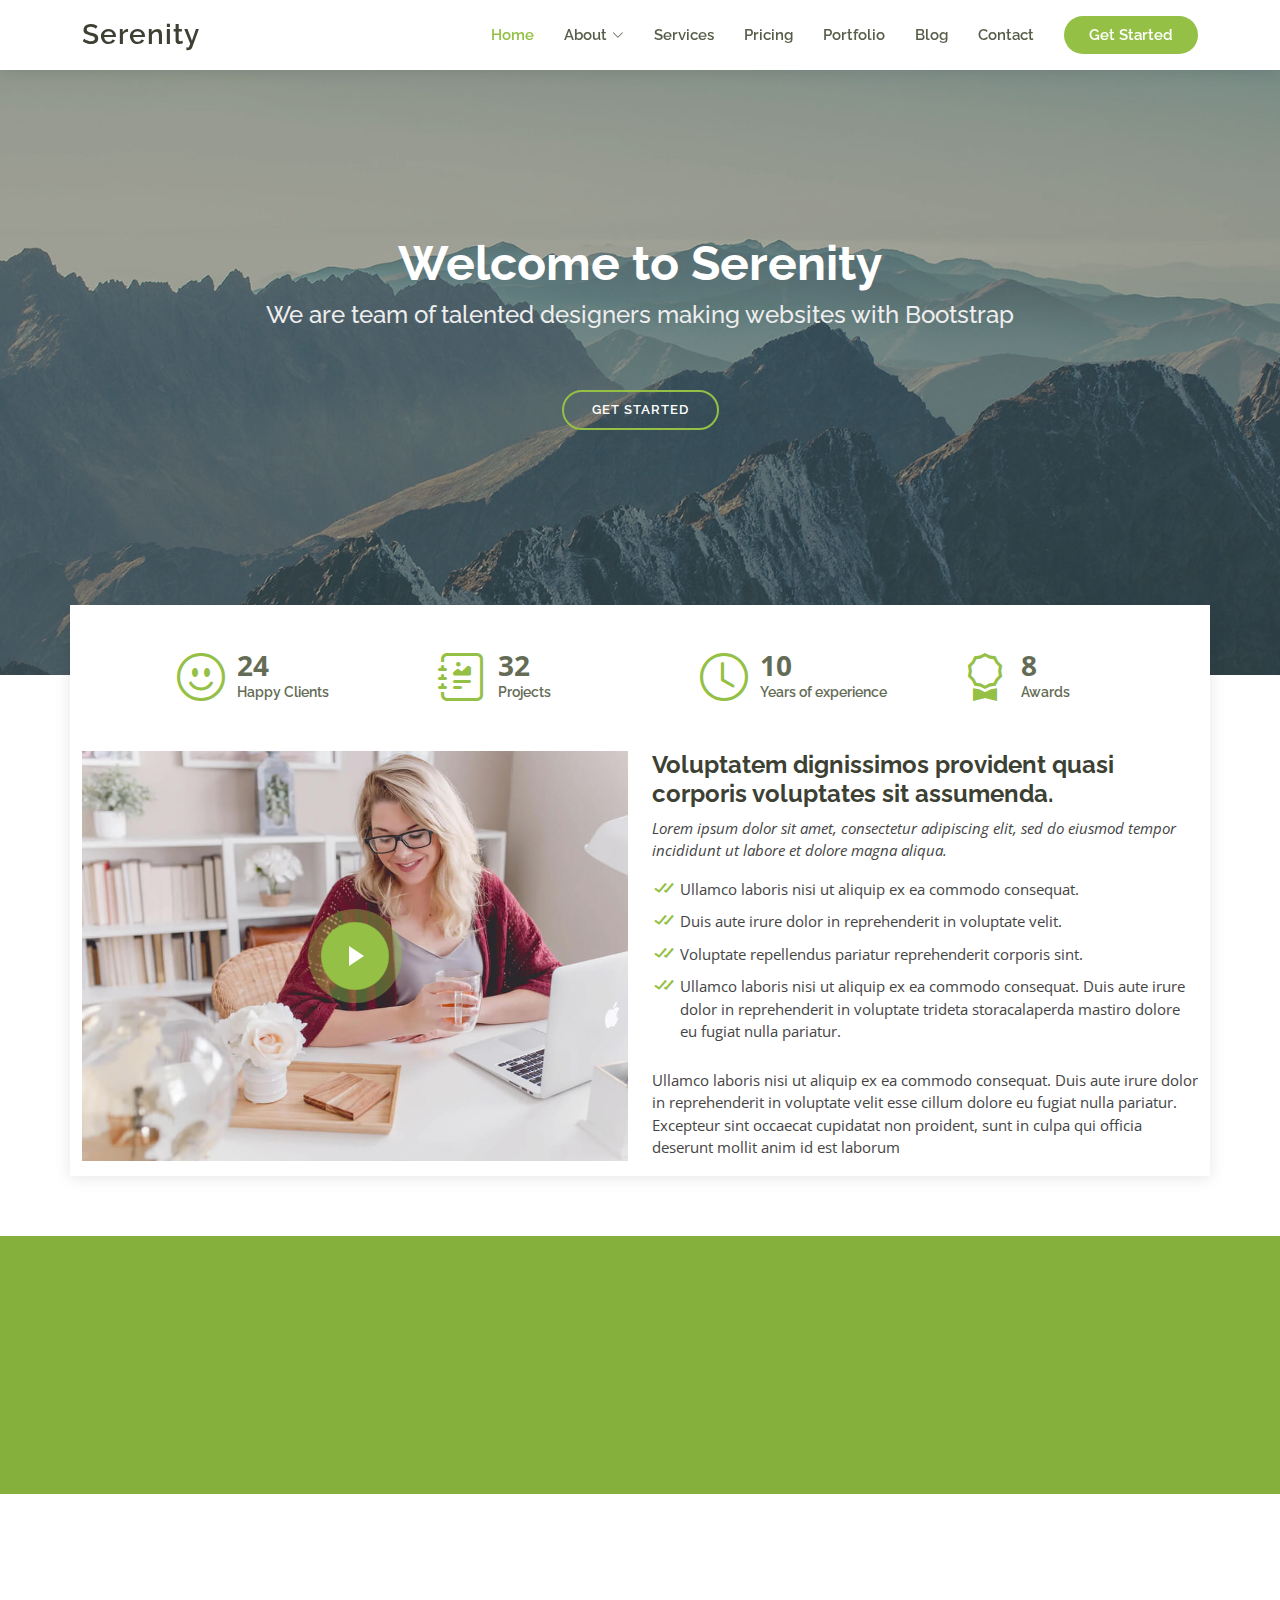
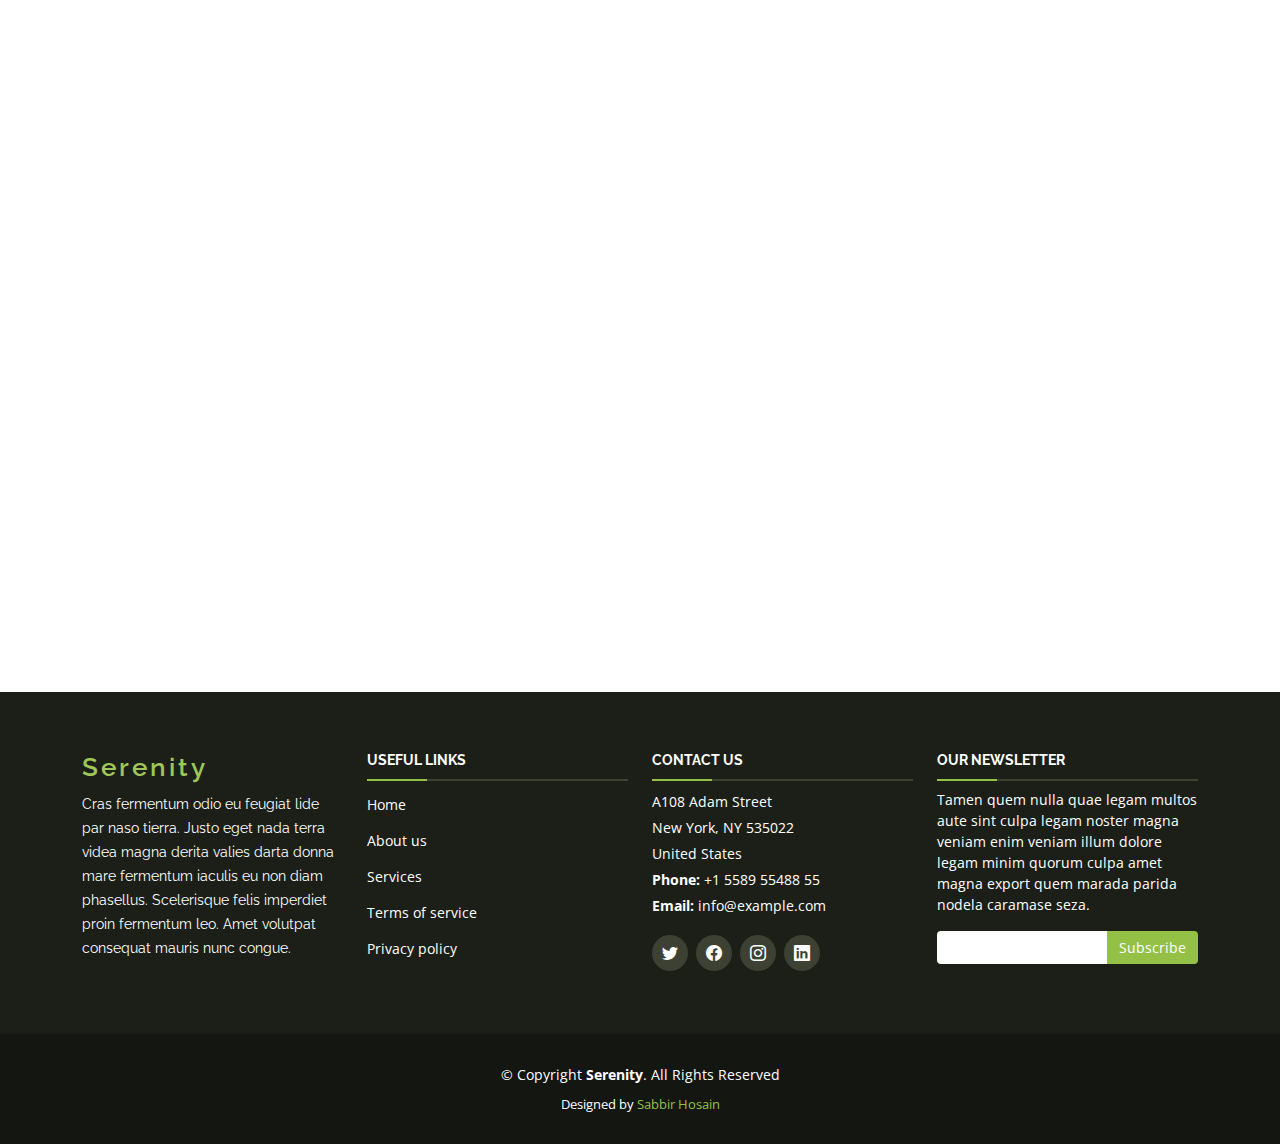
<file: index.html>
<!DOCTYPE html>
<html lang="en">

<head>
  <meta charset="utf-8">
  <meta content="width=device-width, initial-scale=1.0" name="viewport">
  <title>Home</title>

  <!-- Google Fonts -->
  <link href="https://fonts.googleapis.com/css?family=Open+Sans:300,300i,400,400i,600,600i,700,700i|Raleway:300,300i,400,400i,500,500i,600,600i,700,700i|Poppins:300,300i,400,400i,500,500i,600,600i,700,700i" rel="stylesheet">

  <!-- Vendor CSS Files -->
  <link href="assets/vendor/aos/aos.css" rel="stylesheet">
  <link href="assets/vendor/bootstrap/css/bootstrap.min.css" rel="stylesheet">
  <link href="assets/vendor/bootstrap-icons/bootstrap-icons.css" rel="stylesheet">
  <link href="assets/vendor/boxicons/css/boxicons.min.css" rel="stylesheet">
  <link href="assets/vendor/glightbox/css/glightbox.min.css" rel="stylesheet">
  <link href="assets/vendor/swiper/swiper-bundle.min.css" rel="stylesheet">

  <!-- Template Main CSS File -->
  <link href="assets/css/style.css" rel="stylesheet">

</head>

<body>

  <!-- ======= Header ======= -->
  <header id="header" class="fixed-top d-flex align-items-center">
    <div class="container d-flex align-items-center justify-content-between">
      <div class="logo">
        <h1 class="text-light"><a href="index.html">Serenity</a></h1>
        <!-- Uncomment below if you prefer to use an image logo -->
        <!-- <a href="index.html"><img src="assets/img/logo.png" alt="" class="img-fluid"></a>-->
      </div>

      <nav id="navbar" class="navbar">
        <ul>
          <li><a class="active" href="index.html">Home</a></li>
          <li class="dropdown"><a href="#"><span>About</span> <i class="bi bi-chevron-down"></i></a>
            <ul>
              <li><a href="about.html">About</a></li>
              <li><a href="team.html">Team</a></li>
            </ul>
          </li>
          <li><a href="services.html">Services</a></li>
          <li><a href="pricing.html">Pricing</a></li>
          <li><a href="portfolio.html">Portfolio</a></li>
          <li><a href="blog.html">Blog</a></li>
          <li><a href="contact.html">Contact</a></li>

          <li><a class="getstarted" href="about.html">Get Started</a></li>
        </ul>
        <i class="bi bi-list mobile-nav-toggle"></i>
      </nav><!-- .navbar -->
    </div>
  </header><!-- End Header -->

  <!-- ======= Hero Section ======= -->
  <section id="hero">
    <div class="hero-container" data-aos="fade-up">
      <h1>Welcome to Serenity</h1>
      <h2>We are team of talented designers making websites with Bootstrap</h2>
      <a href="#about" class="btn-get-started scrollto">Get Started</a>
    </div>
  </section><!-- End Hero -->

  <main id="main">

    <!-- ======= About Section ======= -->
    <section id="about" class="about">
      <div class="container">

        <div class="row justify-content-end">
          <div class="col-lg-11">
            <div class="row justify-content-end">

              <div class="col-lg-3 col-md-5 col-6 d-md-flex align-items-md-stretch">
                <div class="count-box py-5">
                  <i class="bi bi-emoji-smile"></i>
                  <span data-purecounter-start="0" data-purecounter-end="65" class="purecounter">0</span>
                  <p>Happy Clients</p>
                </div>
              </div>

              <div class="col-lg-3 col-md-5 col-6 d-md-flex align-items-md-stretch">
                <div class="count-box py-5">
                  <i class="bi bi-journal-richtext"></i>
                  <span data-purecounter-start="0" data-purecounter-end="85" class="purecounter">0</span>
                  <p>Projects</p>
                </div>
              </div>

              <div class="col-lg-3 col-md-5 col-6 d-md-flex align-items-md-stretch">
                <div class="count-box pb-5 pt-0 pt-lg-5">
                  <i class="bi bi-clock"></i>
                  <span data-purecounter-start="0" data-purecounter-end="27" class="purecounter">0</span>
                  <p>Years of experience</p>
                </div>
              </div>

              <div class="col-lg-3 col-md-5 col-6 d-md-flex align-items-md-stretch">
                <div class="count-box pb-5 pt-0 pt-lg-5">
                  <i class="bi bi-award"></i>
                  <span data-purecounter-start="0" data-purecounter-end="22" class="purecounter">0</span>
                  <p>Awards</p>
                </div>
              </div>

            </div>
          </div>
        </div>

        <div class="row">

          <div class="col-lg-6 video-box align-self-baseline position-relative">
            <img src="assets/img/about.jpg" class="img-fluid" alt="">
            <a href="https://www.youtube.com/watch?v=jDDaplaOz7Q" class="glightbox play-btn mb-4"></a>
          </div>

          <div class="col-lg-6 pt-3 pt-lg-0 content">
            <h3>Voluptatem dignissimos provident quasi corporis voluptates sit assumenda.</h3>
            <p class="fst-italic">
              Lorem ipsum dolor sit amet, consectetur adipiscing elit, sed do eiusmod tempor incididunt ut labore et dolore
              magna aliqua.
            </p>
            <ul>
              <li><i class="bx bx-check-double"></i> Ullamco laboris nisi ut aliquip ex ea commodo consequat.</li>
              <li><i class="bx bx-check-double"></i> Duis aute irure dolor in reprehenderit in voluptate velit.</li>
              <li><i class="bx bx-check-double"></i> Voluptate repellendus pariatur reprehenderit corporis sint.</li>
              <li><i class="bx bx-check-double"></i> Ullamco laboris nisi ut aliquip ex ea commodo consequat. Duis aute irure dolor in reprehenderit in voluptate trideta storacalaperda mastiro dolore eu fugiat nulla pariatur.</li>
            </ul>
            <p>
              Ullamco laboris nisi ut aliquip ex ea commodo consequat. Duis aute irure dolor in reprehenderit in voluptate
              velit esse cillum dolore eu fugiat nulla pariatur. Excepteur sint occaecat cupidatat non proident, sunt in
              culpa qui officia deserunt mollit anim id est laborum
            </p>
          </div>

        </div>

      </div>
    </section><!-- End About Section -->

    <!-- ======= Cta Section ======= -->
    <section id="cta" class="cta">
      <div class="container" data-aos="fade-in">

        <div class="text-center">
          <h3>Call To Action</h3>
          <p> Duis aute irure dolor in reprehenderit in voluptate velit esse cillum dolore eu fugiat nulla pariatur. Excepteur sint occaecat cupidatat non proident, sunt in culpa qui officia deserunt mollit anim id est laborum.</p>
          <a class="cta-btn" href="#">Call To Action</a>
        </div>

      </div>
    </section><!-- End Cta Section -->

    <!-- ======= Services Section ======= -->
    <section id="services" class="services ">
      <div class="container">

        <div class="section-title pt-5" data-aos="fade-up">
          <h2>Our Services</h2>
        </div>

        <div class="row">
          <div class="col-md-6">
            <div class="icon-box" data-aos="fade-up">
              <div class="icon"><i class="bi bi-briefcase" style="color: #ff689b;"></i></div>
              <h4 class="title"><a href="">Lorem Ipsum</a></h4>
              <p class="description">Voluptatum deleniti atque corrupti quos dolores et quas molestias excepturi sint occaecati cupiditate non provident</p>
            </div>
          </div>
          <div class="col-md-6">
            <div class="icon-box" data-aos="fade-up">
              <div class="icon"><i class="bi bi-book" style="color: #e9bf06;"></i></div>
              <h4 class="title"><a href="">Dolor Sitema</a></h4>
              <p class="description">Minim veniam, quis nostrud exercitation ullamco laboris nisi ut aliquip ex ea commodo consequat tarad limino ata</p>
            </div>
          </div>

          <div class="col-md-6" data-aos="fade-up" data-aos-delay="100">
            <div class="icon-box">
              <div class="icon"><i class="bi bi-card-checklist" style="color: #3fcdc7;"></i></div>
              <h4 class="title"><a href="">Sed ut perspiciatis</a></h4>
              <p class="description">Duis aute irure dolor in reprehenderit in voluptate velit esse cillum dolore eu fugiat nulla pariatur</p>
            </div>
          </div>
          <div class="col-md-6" data-aos="fade-up" data-aos-delay="100">
            <div class="icon-box">
              <div class="icon"><i class="bi bi-binoculars" style="color:#41cf2e;"></i></div>
              <h4 class="title"><a href="">Magni Dolores</a></h4>
              <p class="description">Excepteur sint occaecat cupidatat non proident, sunt in culpa qui officia deserunt mollit anim id est laborum</p>
            </div>
          </div>

          <div class="col-md-6" data-aos="fade-up" data-aos-delay="200">
            <div class="icon-box">
              <div class="icon"><i class="bi bi-globe" style="color: #d6ff22;"></i></div>
              <h4 class="title"><a href="">Nemo Enim</a></h4>
              <p class="description">At vero eos et accusamus et iusto odio dignissimos ducimus qui blanditiis praesentium voluptatum deleniti atque</p>
            </div>
          </div>
          <div class="col-md-6" data-aos="fade-up" data-aos-delay="200">
            <div class="icon-box">
              <div class="icon"><i class="bi bi-clock" style="color: #4680ff;"></i></div>
              <h4 class="title"><a href="">Eiusmod Tempor</a></h4>
              <p class="description">Et harum quidem rerum facilis est et expedita distinctio. Nam libero tempore, cum soluta nobis est eligendi</p>
            </div>
          </div>
        </div>

      </div>
    </section><!-- End Services Section -->

  </main><!-- End #main -->

  <!-- ======= Footer ======= -->
  <footer id="footer">
    <div class="footer-top">
      <div class="container">
        <div class="row">

          <div class="col-lg-3 col-md-6 footer-info">
            <h3>Serenity</h3>
            <p>Cras fermentum odio eu feugiat lide par naso tierra. Justo eget nada terra videa magna derita valies darta donna mare fermentum iaculis eu non diam phasellus. Scelerisque felis imperdiet proin fermentum leo. Amet volutpat consequat mauris nunc congue.</p>
          </div>

          <div class="col-lg-3 col-md-6 footer-links">
            <h4>Useful Links</h4>
            <ul>
              <li><a href="#">Home</a></li>
              <li><a href="#">About us</a></li>
              <li><a href="#">Services</a></li>
              <li><a href="#">Terms of service</a></li>
              <li><a href="#">Privacy policy</a></li>
            </ul>
          </div>

          <div class="col-lg-3 col-md-6 footer-contact">
            <h4>Contact Us</h4>
            <p>
              A108 Adam Street <br>
              New York, NY 535022<br>
              United States <br>
              <strong>Phone:</strong> +1 5589 55488 55<br>
              <strong>Email:</strong> info@example.com<br>
            </p>

            <div class="social-links">
              <a href="#" class="twitter"><i class="bi bi-twitter"></i></a>
              <a href="#" class="facebook"><i class="bi bi-facebook"></i></a>
              <a href="#" class="instagram"><i class="bi bi-instagram"></i></a>
              <a href="#" class="linkedin"><i class="bi bi-linkedin"></i></a>
            </div>

          </div>

          <div class="col-lg-3 col-md-6 footer-newsletter">
            <h4>Our Newsletter</h4>
            <p>Tamen quem nulla quae legam multos aute sint culpa legam noster magna veniam enim veniam illum dolore legam minim quorum culpa amet magna export quem marada parida nodela caramase seza.</p>
            <form action="" method="post">
              <input type="email" name="email"><input type="submit" value="Subscribe">
            </form>
          </div>

        </div>
      </div>
    </div>

    <div class="container">
      <div class="copyright">
        &copy; Copyright <strong><span>Serenity</span></strong>. All Rights Reserved
      </div>
      <div class="credits">
        Designed by <a href="#">Sabbir Hosain</a>
      </div>
    </div>
  </footer><!-- End Footer -->

  <a href="#" class="back-to-top d-flex align-items-center justify-content-center"><i class="bi bi-arrow-up-short"></i></a>

  <!-- Vendor JS Files -->
  <script src="assets/vendor/purecounter/purecounter_vanilla.js"></script>
  <script src="assets/vendor/aos/aos.js"></script>
  <script src="assets/vendor/bootstrap/js/bootstrap.bundle.min.js"></script>
  <script src="assets/vendor/glightbox/js/glightbox.min.js"></script>
  <script src="assets/vendor/isotope-layout/isotope.pkgd.min.js"></script>
  <script src="assets/vendor/swiper/swiper-bundle.min.js"></script>
  <script src="assets/vendor/waypoints/noframework.waypoints.js"></script>
  <script src="assets/vendor/php-email-form/validate.js"></script>

  <!-- Template Main JS File -->
  <script src="assets/js/main.js"></script>

</body>

</html>
</file>
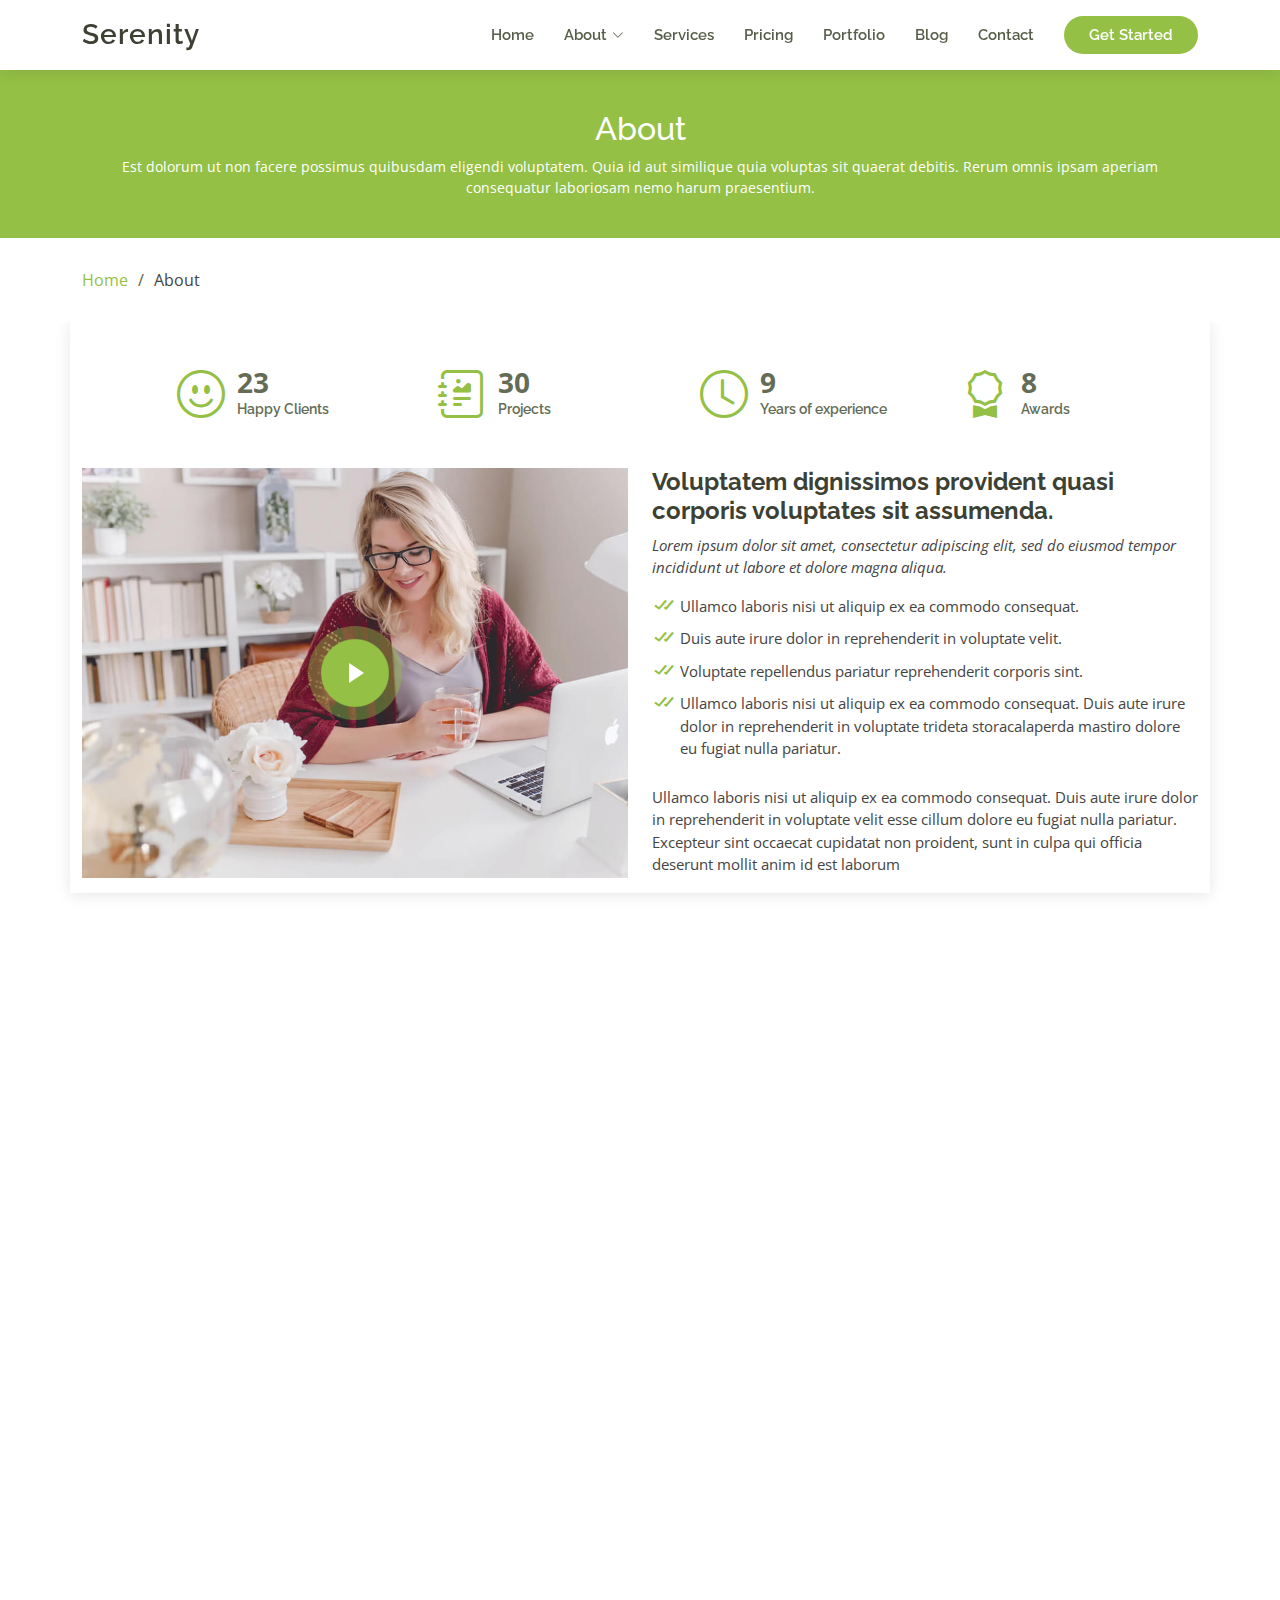
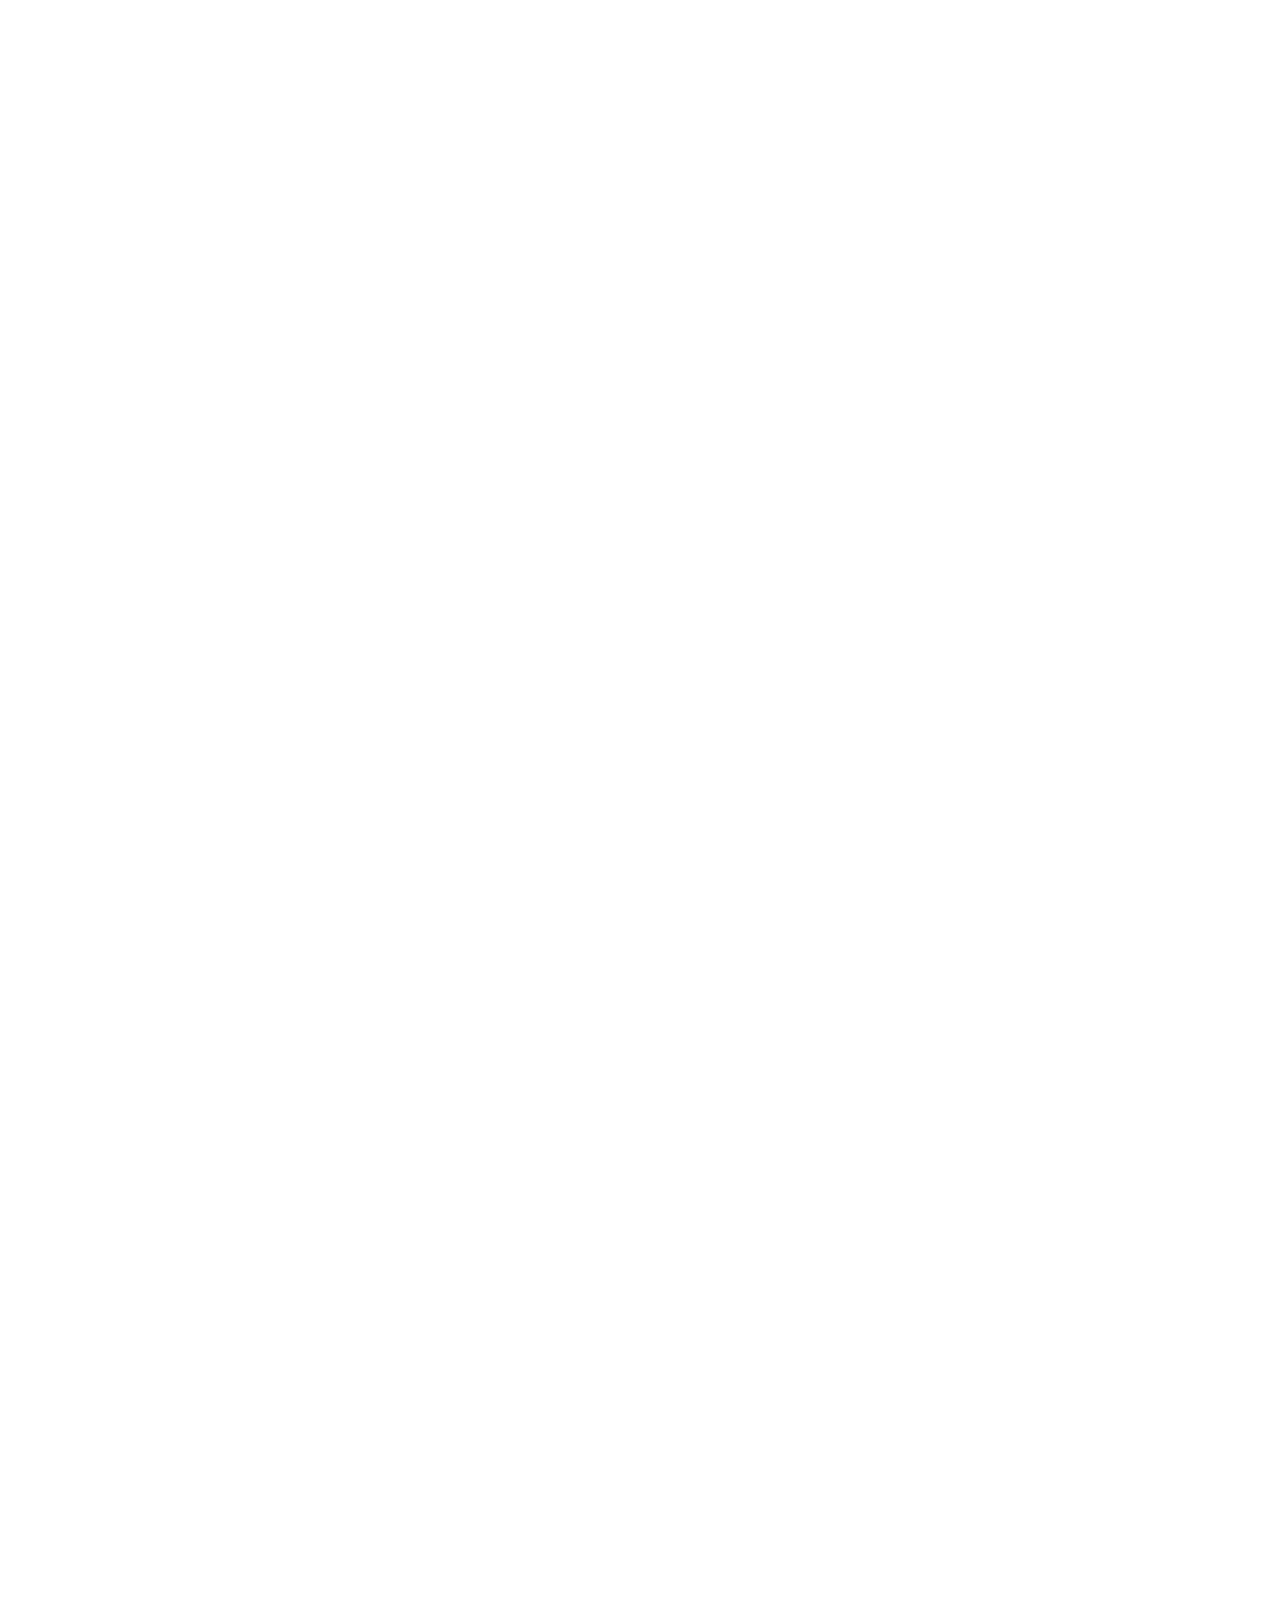
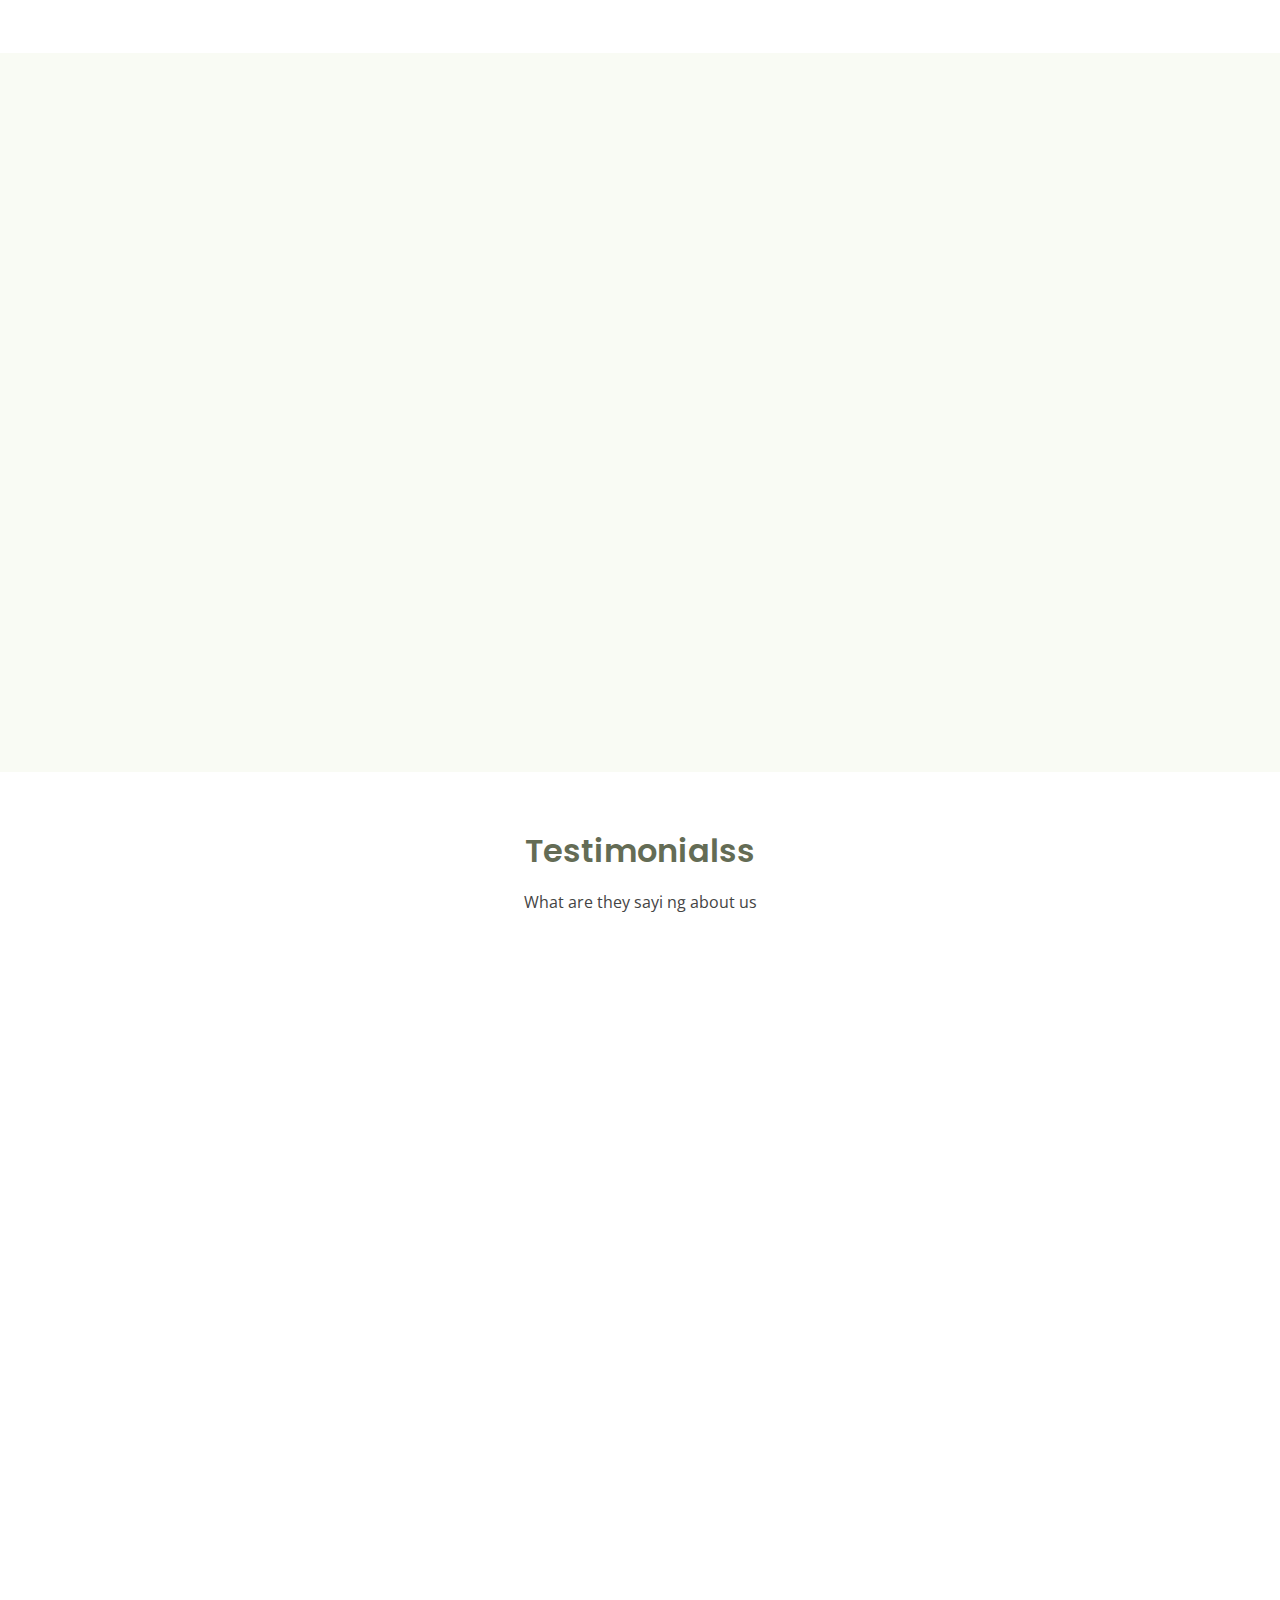
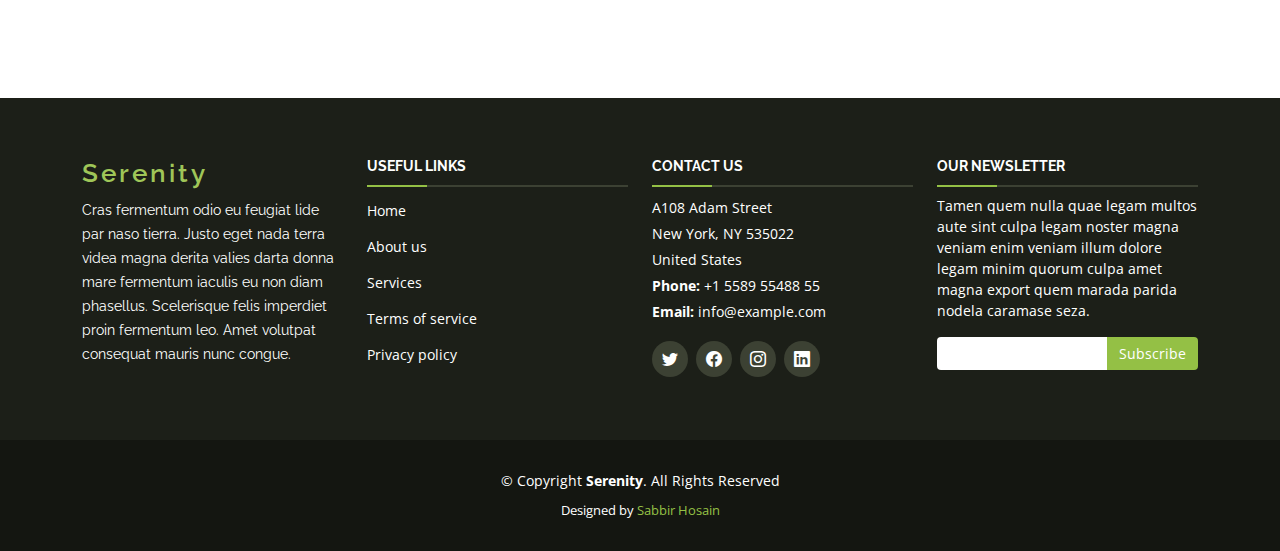
<file: about.html>
<!DOCTYPE html>
<html lang="en">

<head>
  <meta charset="utf-8">
  <meta content="width=device-width, initial-scale=1.0" name="viewport">
  <title>About</title>

  <!-- Google Fonts -->
  <link href="https://fonts.googleapis.com/css?family=Open+Sans:300,300i,400,400i,600,600i,700,700i|Raleway:300,300i,400,400i,500,500i,600,600i,700,700i|Poppins:300,300i,400,400i,500,500i,600,600i,700,700i" rel="stylesheet">

  <!-- Vendor CSS Files -->
  <link href="assets/vendor/aos/aos.css" rel="stylesheet">
  <link href="assets/vendor/bootstrap/css/bootstrap.min.css" rel="stylesheet">
  <link href="assets/vendor/bootstrap-icons/bootstrap-icons.css" rel="stylesheet">
  <link href="assets/vendor/boxicons/css/boxicons.min.css" rel="stylesheet">
  <link href="assets/vendor/glightbox/css/glightbox.min.css" rel="stylesheet">
  <link href="assets/vendor/swiper/swiper-bundle.min.css" rel="stylesheet">

  <!-- Template Main CSS File -->
  <link href="assets/css/style.css" rel="stylesheet">
</head>
<body>

  <!-- ======= Header ======= -->
  <header id="header" class="fixed-top d-flex align-items-center">
    <div class="container d-flex align-items-center justify-content-between">

      <div class="logo">
        <h1 class="text-light"><a href="index.html">Serenity</a></h1>
        <!-- Uncomment below if you prefer to use an image logo -->
        <!-- <a href="index.html"><img src="assets/img/logo.png" alt="" class="img-fluid"></a>-->
      </div>

      <nav id="navbar" class="navbar">
        <ul>
          <li><a href="index.html">Home</a></li>
          <li class="dropdown"><a href="#"><span>About</span> <i class="bi bi-chevron-down"></i></a>
            <ul>
              <li><a class="active" href="about.html">About</a></li>
              <li><a href="team.html">Team</a></li>
            </ul>
          </li>
          <li><a href="services.html">Services</a></li>
          <li><a href="pricing.html">Pricing</a></li>
          <li><a href="portfolio.html">Portfolio</a></li>
          <li><a href="blog.html">Blog</a></li>
          <li><a href="contact.html">Contact</a></li>

          <li><a class="getstarted" href="about.html">Get Started</a></li>
        </ul>
        <i class="bi bi-list mobile-nav-toggle"></i>
      </nav><!-- .navbar -->

    </div>
  </header><!-- End Header -->

  <main id="main">

    <!-- ======= Breadcrumbs ======= -->
    <section id="breadcrumbs" class="breadcrumbs">
      <div class="breadcrumb-hero">
        <div class="container">
          <div class="breadcrumb-hero">
            <h2>About</h2>
            <p>Est dolorum ut non facere possimus quibusdam eligendi voluptatem. Quia id aut similique quia voluptas sit quaerat debitis. Rerum omnis ipsam aperiam consequatur laboriosam nemo harum praesentium. </p>
          </div>
        </div>
      </div>
      <div class="container">
        <ol>
          <li><a href="index.html">Home</a></li>
          <li>About</li>
        </ol>
      </div>
    </section><!-- End Breadcrumbs -->

    <!-- ======= About Section ======= -->
    <section id="about" class="about">
      <div class="container">

        <div class="row justify-content-end">
          <div class="col-lg-11">
            <div class="row justify-content-end">

              <div class="col-lg-3 col-md-5 col-6 d-md-flex align-items-md-stretch">
                <div class="count-box py-5">
                  <i class="bi bi-emoji-smile"></i>
                  <span data-purecounter-start="0" data-purecounter-end="65" class="purecounter">0</span>
                  <p>Happy Clients</p>
                </div>
              </div>

              <div class="col-lg-3 col-md-5 col-6 d-md-flex align-items-md-stretch">
                <div class="count-box py-5">
                  <i class="bi bi-journal-richtext"></i>
                  <span data-purecounter-start="0" data-purecounter-end="85" class="purecounter">0</span>
                  <p>Projects</p>
                </div>
              </div>

              <div class="col-lg-3 col-md-5 col-6 d-md-flex align-items-md-stretch">
                <div class="count-box pb-5 pt-0 pt-lg-5">
                  <i class="bi bi-clock"></i>
                  <span data-purecounter-start="0" data-purecounter-end="27" class="purecounter">0</span>
                  <p>Years of experience</p>
                </div>
              </div>

              <div class="col-lg-3 col-md-5 col-6 d-md-flex align-items-md-stretch">
                <div class="count-box pb-5 pt-0 pt-lg-5">
                  <i class="bi bi-award"></i>
                  <span data-purecounter-start="0" data-purecounter-end="22" class="purecounter">0</span>
                  <p>Awards</p>
                </div>
              </div>

            </div>
          </div>
        </div>

        <div class="row">

          <div class="col-lg-6 video-box align-self-baseline position-relative">
            <img src="assets/img/about.jpg" class="img-fluid" alt="">
            <a href="https://www.youtube.com/watch?v=jDDaplaOz7Q" class="glightbox play-btn mb-4"></a>
          </div>

          <div class="col-lg-6 pt-3 pt-lg-0 content">
            <h3>Voluptatem dignissimos provident quasi corporis voluptates sit assumenda.</h3>
            <p class="fst-italic">
              Lorem ipsum dolor sit amet, consectetur adipiscing elit, sed do eiusmod tempor incididunt ut labore et dolore
              magna aliqua.
            </p>
            <ul>
              <li><i class="bx bx-check-double"></i> Ullamco laboris nisi ut aliquip ex ea commodo consequat.</li>
              <li><i class="bx bx-check-double"></i> Duis aute irure dolor in reprehenderit in voluptate velit.</li>
              <li><i class="bx bx-check-double"></i> Voluptate repellendus pariatur reprehenderit corporis sint.</li>
              <li><i class="bx bx-check-double"></i> Ullamco laboris nisi ut aliquip ex ea commodo consequat. Duis aute irure dolor in reprehenderit in voluptate trideta storacalaperda mastiro dolore eu fugiat nulla pariatur.</li>
            </ul>
            <p>
              Ullamco laboris nisi ut aliquip ex ea commodo consequat. Duis aute irure dolor in reprehenderit in voluptate
              velit esse cillum dolore eu fugiat nulla pariatur. Excepteur sint occaecat cupidatat non proident, sunt in
              culpa qui officia deserunt mollit anim id est laborum
            </p>
          </div>

        </div>

      </div>
    </section><!-- End About Section -->

    <!-- ======= Work Process Section ======= -->
    <section id="work-process" class="work-process">
      <div class="container">

        <div class="section-title" data-aos="fade-up">
          <h2>Work Process</h2>
          <p>Magnam dolores commodi suscipit. Necessitatibus eius consequatur ex aliquid fuga eum quidem. Sit sint consectetur velit. Quisquam quos quisquam cupiditate. Et nemo qui impedit suscipit alias ea. Quia fugiat sit in iste officiis commodi quidem hic quas.</p>
        </div>

        <div class="row content">
          <div class="col-md-5" data-aos="fade-right">
            <img src="assets/img/work-process-1.png" class="img-fluid" alt="">
          </div>
          <div class="col-md-7 pt-4" data-aos="fade-left">
            <h3>Voluptatem dignissimos provident quasi corporis voluptates sit assumenda.</h3>
            <p class="fst-italic">
              Lorem ipsum dolor sit amet, consectetur adipiscing elit, sed do eiusmod tempor incididunt ut labore et dolore
              magna aliqua.
            </p>
            <ul>
              <li><i class="bi bi-check"></i> Ullamco laboris nisi ut aliquip ex ea commodo consequat.</li>
              <li><i class="bi bi-check"></i> Duis aute irure dolor in reprehenderit in voluptate velit.</li>
            </ul>
          </div>
        </div>

        <div class="row content">
          <div class="col-md-5 order-1 order-md-2" data-aos="fade-left">
            <img src="assets/img/work-process-2.png" class="img-fluid" alt="">
          </div>
          <div class="col-md-7 pt-5 order-2 order-md-1" data-aos="fade-right">
            <h3>Corporis temporibus maiores provident</h3>
            <p class="fst-italic">
              Lorem ipsum dolor sit amet, consectetur adipiscing elit, sed do eiusmod tempor incididunt ut labore et dolore
              magna aliqua.
            </p>
            <p>
              Ullamco laboris nisi ut aliquip ex ea commodo consequat. Duis aute irure dolor in reprehenderit in voluptate
              velit esse cillum dolore eu fugiat nulla pariatur. Excepteur sint occaecat cupidatat non proident, sunt in
              culpa qui officia deserunt mollit anim id est laborum
            </p>
          </div>
        </div>

        <div class="row content">
          <div class="col-md-5" data-aos="fade-right">
            <img src="assets/img/work-process-3.png" class="img-fluid" alt="">
          </div>
          <div class="col-md-7 pt-5" data-aos="fade-left">
            <h3>Sunt consequatur ad ut est nulla consectetur reiciendis animi voluptas</h3>
            <p>Cupiditate placeat cupiditate placeat est ipsam culpa. Delectus quia minima quod. Sunt saepe odit aut quia voluptatem hic voluptas dolor doloremque.</p>
            <ul>
              <li><i class="bi bi-check"></i> Ullamco laboris nisi ut aliquip ex ea commodo consequat.</li>
              <li><i class="bi bi-check"></i> Duis aute irure dolor in reprehenderit in voluptate velit.</li>
              <li><i class="bi bi-check"></i> Facilis ut et voluptatem aperiam. Autem soluta ad fugiat.</li>
            </ul>
          </div>
        </div>

        <div class="row content">
          <div class="col-md-5 order-1 order-md-2" data-aos="fade-left">
            <img src="assets/img/work-process-4.png" class="img-fluid" alt="">
          </div>
          <div class="col-md-7 pt-5 order-2 order-md-1" data-aos="fade-right">
            <h3>Quas et necessitatibus eaque impedit ipsum animi consequatur incidunt in</h3>
            <p class="fst-italic">
              Lorem ipsum dolor sit amet, consectetur adipiscing elit, sed do eiusmod tempor incididunt ut labore et dolore
              magna aliqua.
            </p>
            <p>
              Ullamco laboris nisi ut aliquip ex ea commodo consequat. Duis aute irure dolor in reprehenderit in voluptate
              velit esse cillum dolore eu fugiat nulla pariatur. Excepteur sint occaecat cupidatat non proident, sunt in
              culpa qui officia deserunt mollit anim id est laborum
            </p>
          </div>
        </div>

      </div>
    </section><!-- End Work Process Section -->

    <!-- ======= Our Skills Section ======= -->
    <section id="skills" class="skills section-bg">
      <div class="container">

        <div class="section-title" data-aos="fade-up">
          <h2>Our Skills</h2>
          <p>Magnam dolores commodi suscipit. Necessitatibus eius consequatur ex aliquid fuga eum quidem. Sit sint consectetur velit. Quisquam quos quisquam cupiditate. Et nemo qui impedit suscipit alias ea. Quia fugiat sit in iste officiis commodi quidem hic quas.</p>
        </div>

        <div class="row">
          <div class="col-lg-6" data-aos="fade-right">
            <img src="assets/img/skills-img.jpg" class="img-fluid" alt="">
          </div>
          <div class="col-lg-6 pt-4 pt-lg-0 content" data-aos="fade-left">
            <h3>Voluptatem dignissimos provident quasi corporis voluptates</h3>
            <p class="fst-italic">
              Lorem ipsum dolor sit amet, consectetur adipiscing elit, sed do eiusmod tempor incididunt ut labore et dolore
              magna aliqua.
            </p>
            <p>
              Ullamco laboris nisi ut aliquip ex ea commodo consequat. Duis aute irure dolor in reprehenderit in voluptate
              velit esse cillum dolore eu fugiat nulla pariatur. Excepteur sint occaecat cupidatat non proident.
            </p>

            <div class="skills-content">

              <div class="progress">
                <span class="skill">HTML <i class="val">100%</i></span>
                <div class="progress-bar-wrap">
                  <div class="progress-bar" role="progressbar" aria-valuenow="100" aria-valuemin="0" aria-valuemax="100"></div>
                </div>
              </div>

              <div class="progress">
                <span class="skill">CSS <i class="val">90%</i></span>
                <div class="progress-bar-wrap">
                  <div class="progress-bar" role="progressbar" aria-valuenow="90" aria-valuemin="0" aria-valuemax="100"></div>
                </div>
              </div>

              <div class="progress">
                <span class="skill">JavaScript <i class="val">75%</i></span>
                <div class="progress-bar-wrap">
                  <div class="progress-bar" role="progressbar" aria-valuenow="75" aria-valuemin="0" aria-valuemax="100"></div>
                </div>
              </div>

              <div class="progress">
                <span class="skill">Photoshop <i class="val">55%</i></span>
                <div class="progress-bar-wrap">
                  <div class="progress-bar" role="progressbar" aria-valuenow="55" aria-valuemin="0" aria-valuemax="100"></div>
                </div>
              </div>

            </div>

          </div>
        </div>

      </div>
    </section><!-- End Our Skills Section -->

    <section id="testimonials" class="testimonials">
      <div class="container">

        <div class="section-title">
          <h2>Testimonialss</h2>
          <p>What are they sayi ng about us</p>
        </div>

        <div class="slides-1 swiper" data-aos="fade-up">
          <div class="swiper-wrapper">

            <div class="swiper-slide">
              <div class="testimonial-item">
                <img src="assets/img/testimonials/testimonials-1.jpg" class="testimonial-img" alt="">
                <h3>Saul Goodman</h3>
                <h4>Ceo &amp; Founder</h4>
                <div class="stars">
                  <i class="bi bi-star-fill"></i><i class="bi bi-star-fill"></i><i class="bi bi-star-fill"></i><i class="bi bi-star-fill"></i><i class="bi bi-star-fill"></i>
                </div>
                <p>
                  <i class="bi bi-quote quote-icon-left"></i>
                  Proin iaculis purus consequat sem cure digni ssim donec porttitora entum suscipit rhoncus. Accusantium quam, ultricies eget id, aliquam eget nibh et. Maecen aliquam, risus at semper.
                  <i class="bi bi-quote quote-icon-right"></i>
                </p>
              </div>
            </div><!-- End testimonial item -->

            <div class="swiper-slide">
              <div class="testimonial-item">
                <img src="assets/img/testimonials/testimonials-2.jpg" class="testimonial-img" alt="">
                <h3>Sara Wilsson</h3>
                <h4>Designer</h4>
                <div class="stars">
                  <i class="bi bi-star-fill"></i><i class="bi bi-star-fill"></i><i class="bi bi-star-fill"></i><i class="bi bi-star-fill"></i><i class="bi bi-star-fill"></i>
                </div>
                <p>
                  <i class="bi bi-quote quote-icon-left"></i>
                  Export tempor illum tamen malis malis eram quae irure esse labore quem cillum quid cillum eram malis quorum velit fore eram velit sunt aliqua noster fugiat irure amet legam anim culpa.
                  <i class="bi bi-quote quote-icon-right"></i>
                </p>
              </div>
            </div><!-- End testimonial item -->

            <div class="swiper-slide">
              <div class="testimonial-item">
                <img src="assets/img/testimonials/testimonials-3.jpg" class="testimonial-img" alt="">
                <h3>Jena Karlis</h3>
                <h4>Store Owner</h4>
                <div class="stars">
                  <i class="bi bi-star-fill"></i><i class="bi bi-star-fill"></i><i class="bi bi-star-fill"></i><i class="bi bi-star-fill"></i><i class="bi bi-star-fill"></i>
                </div>
                <p>
                  <i class="bi bi-quote quote-icon-left"></i>
                  Enim nisi quem export duis labore cillum quae magna enim sint quorum nulla quem veniam duis minim tempor labore quem eram duis noster aute amet eram fore quis sint minim.
                  <i class="bi bi-quote quote-icon-right"></i>
                </p>
              </div>
            </div><!-- End testimonial item -->

            <div class="swiper-slide">
              <div class="testimonial-item">
                <img src="assets/img/testimonials/testimonials-4.jpg" class="testimonial-img" alt="">
                <h3>Matt Brandon</h3>
                <h4>Freelancer</h4>
                <div class="stars">
                  <i class="bi bi-star-fill"></i><i class="bi bi-star-fill"></i><i class="bi bi-star-fill"></i><i class="bi bi-star-fill"></i><i class="bi bi-star-fill"></i>
                </div>
                <p>
                  <i class="bi bi-quote quote-icon-left"></i>
                  Fugiat enim eram quae cillum dolore dolor amet nulla culpa multos export minim fugiat minim velit minim dolor enim duis veniam ipsum anim magna sunt elit fore quem dolore labore illum veniam.
                  <i class="bi bi-quote quote-icon-right"></i>
                </p>
              </div>
            </div><!-- End testimonial item -->

            <div class="swiper-slide">
              <div class="testimonial-item">
                <img src="assets/img/testimonials/testimonials-5.jpg" class="testimonial-img" alt="">
                <h3>John Larson</h3>
                <h4>Entrepreneur</h4>
                <div class="stars">
                  <i class="bi bi-star-fill"></i><i class="bi bi-star-fill"></i><i class="bi bi-star-fill"></i><i class="bi bi-star-fill"></i><i class="bi bi-star-fill"></i>
                </div>
                <p>
                  <i class="bi bi-quote quote-icon-left"></i>
                  Quis quorum aliqua sint quem legam fore sunt eram irure aliqua veniam tempor noster veniam enim culpa labore duis sunt culpa nulla illum cillum fugiat legam esse veniam culpa fore nisi cillum quid.
                  <i class="bi bi-quote quote-icon-right"></i>
                </p>
              </div>
            </div><!-- End testimonial item -->

          </div>
          <div class="swiper-pagination"></div>
        </div>

      </div>
    </section>

    <!-- ======= Our Clients Section ======= -->
    <section id="clients" class="clients">
      <div class="container" data-aos="fade-up">

        <div class="section-title">
          <h2>Our Clients</h2>
          <p>Magnam dolores commodi suscipit. Necessitatibus eius consequatur ex aliquid fuga eum quidem. Sit sint consectetur velit. Quisquam quos quisquam cupiditate. Et nemo qui impedit suscipit alias ea. Quia fugiat sit in iste officiis commodi quidem hic quas.</p>
        </div>

        <div class="clients-slider swiper">
          <div class="swiper-wrapper align-items-center">
            <div class="swiper-slide"><img src="assets/img/clients/client-1.png" class="img-fluid" alt=""></div>
            <div class="swiper-slide"><img src="assets/img/clients/client-2.png" class="img-fluid" alt=""></div>
            <div class="swiper-slide"><img src="assets/img/clients/client-3.png" class="img-fluid" alt=""></div>
            <div class="swiper-slide"><img src="assets/img/clients/client-4.png" class="img-fluid" alt=""></div>
            <div class="swiper-slide"><img src="assets/img/clients/client-5.png" class="img-fluid" alt=""></div>
            <div class="swiper-slide"><img src="assets/img/clients/client-6.png" class="img-fluid" alt=""></div>
            <div class="swiper-slide"><img src="assets/img/clients/client-7.png" class="img-fluid" alt=""></div>
            <div class="swiper-slide"><img src="assets/img/clients/client-8.png" class="img-fluid" alt=""></div>
          </div>
          <div class="swiper-pagination"></div>
        </div>

      </div>
    </section><!-- End Our Clients Section -->

  </main><!-- End #main -->

  <!-- ======= Footer ======= -->
  <footer id="footer">
    <div class="footer-top">
      <div class="container">
        <div class="row">

          <div class="col-lg-3 col-md-6 footer-info">
            <h3>Serenity</h3>
            <p>Cras fermentum odio eu feugiat lide par naso tierra. Justo eget nada terra videa magna derita valies darta donna mare fermentum iaculis eu non diam phasellus. Scelerisque felis imperdiet proin fermentum leo. Amet volutpat consequat mauris nunc congue.</p>
          </div>

          <div class="col-lg-3 col-md-6 footer-links">
            <h4>Useful Links</h4>
            <ul>
              <li><a href="#">Home</a></li>
              <li><a href="#">About us</a></li>
              <li><a href="#">Services</a></li>
              <li><a href="#">Terms of service</a></li>
              <li><a href="#">Privacy policy</a></li>
            </ul>
          </div>

          <div class="col-lg-3 col-md-6 footer-contact">
            <h4>Contact Us</h4>
            <p>
              A108 Adam Street <br>
              New York, NY 535022<br>
              United States <br>
              <strong>Phone:</strong> +1 5589 55488 55<br>
              <strong>Email:</strong> info@example.com<br>
            </p>

            <div class="social-links">
              <a href="#" class="twitter"><i class="bi bi-twitter"></i></a>
              <a href="#" class="facebook"><i class="bi bi-facebook"></i></a>
              <a href="#" class="instagram"><i class="bi bi-instagram"></i></a>
              <a href="#" class="linkedin"><i class="bi bi-linkedin"></i></a>
            </div>

          </div>

          <div class="col-lg-3 col-md-6 footer-newsletter">
            <h4>Our Newsletter</h4>
            <p>Tamen quem nulla quae legam multos aute sint culpa legam noster magna veniam enim veniam illum dolore legam minim quorum culpa amet magna export quem marada parida nodela caramase seza.</p>
            <form action="" method="post">
              <input type="email" name="email"><input type="submit" value="Subscribe">
            </form>
          </div>

        </div>
      </div>
    </div>

    <div class="container">
      <div class="copyright">
        &copy; Copyright <strong><span>Serenity</span></strong>. All Rights Reserved
      </div>
      <div class="credits">
        Designed by <a href="">Sabbir Hosain</a>
      </div>
    </div>
  </footer><!-- End Footer -->

  <a href="#" class="back-to-top d-flex align-items-center justify-content-center"><i class="bi bi-arrow-up-short"></i></a>

  <!-- Vendor JS Files -->
  <script src="assets/vendor/purecounter/purecounter_vanilla.js"></script>
  <script src="assets/vendor/aos/aos.js"></script>
  <script src="assets/vendor/bootstrap/js/bootstrap.bundle.min.js"></script>
  <script src="assets/vendor/glightbox/js/glightbox.min.js"></script>
  <script src="assets/vendor/isotope-layout/isotope.pkgd.min.js"></script>
  <script src="assets/vendor/swiper/swiper-bundle.min.js"></script>
  <script src="assets/vendor/waypoints/noframework.waypoints.js"></script>
  <script src="assets/vendor/php-email-form/validate.js"></script>

  <!-- Template Main JS File -->
  <script src="assets/js/main.js"></script>

</body>

</html>
</file>
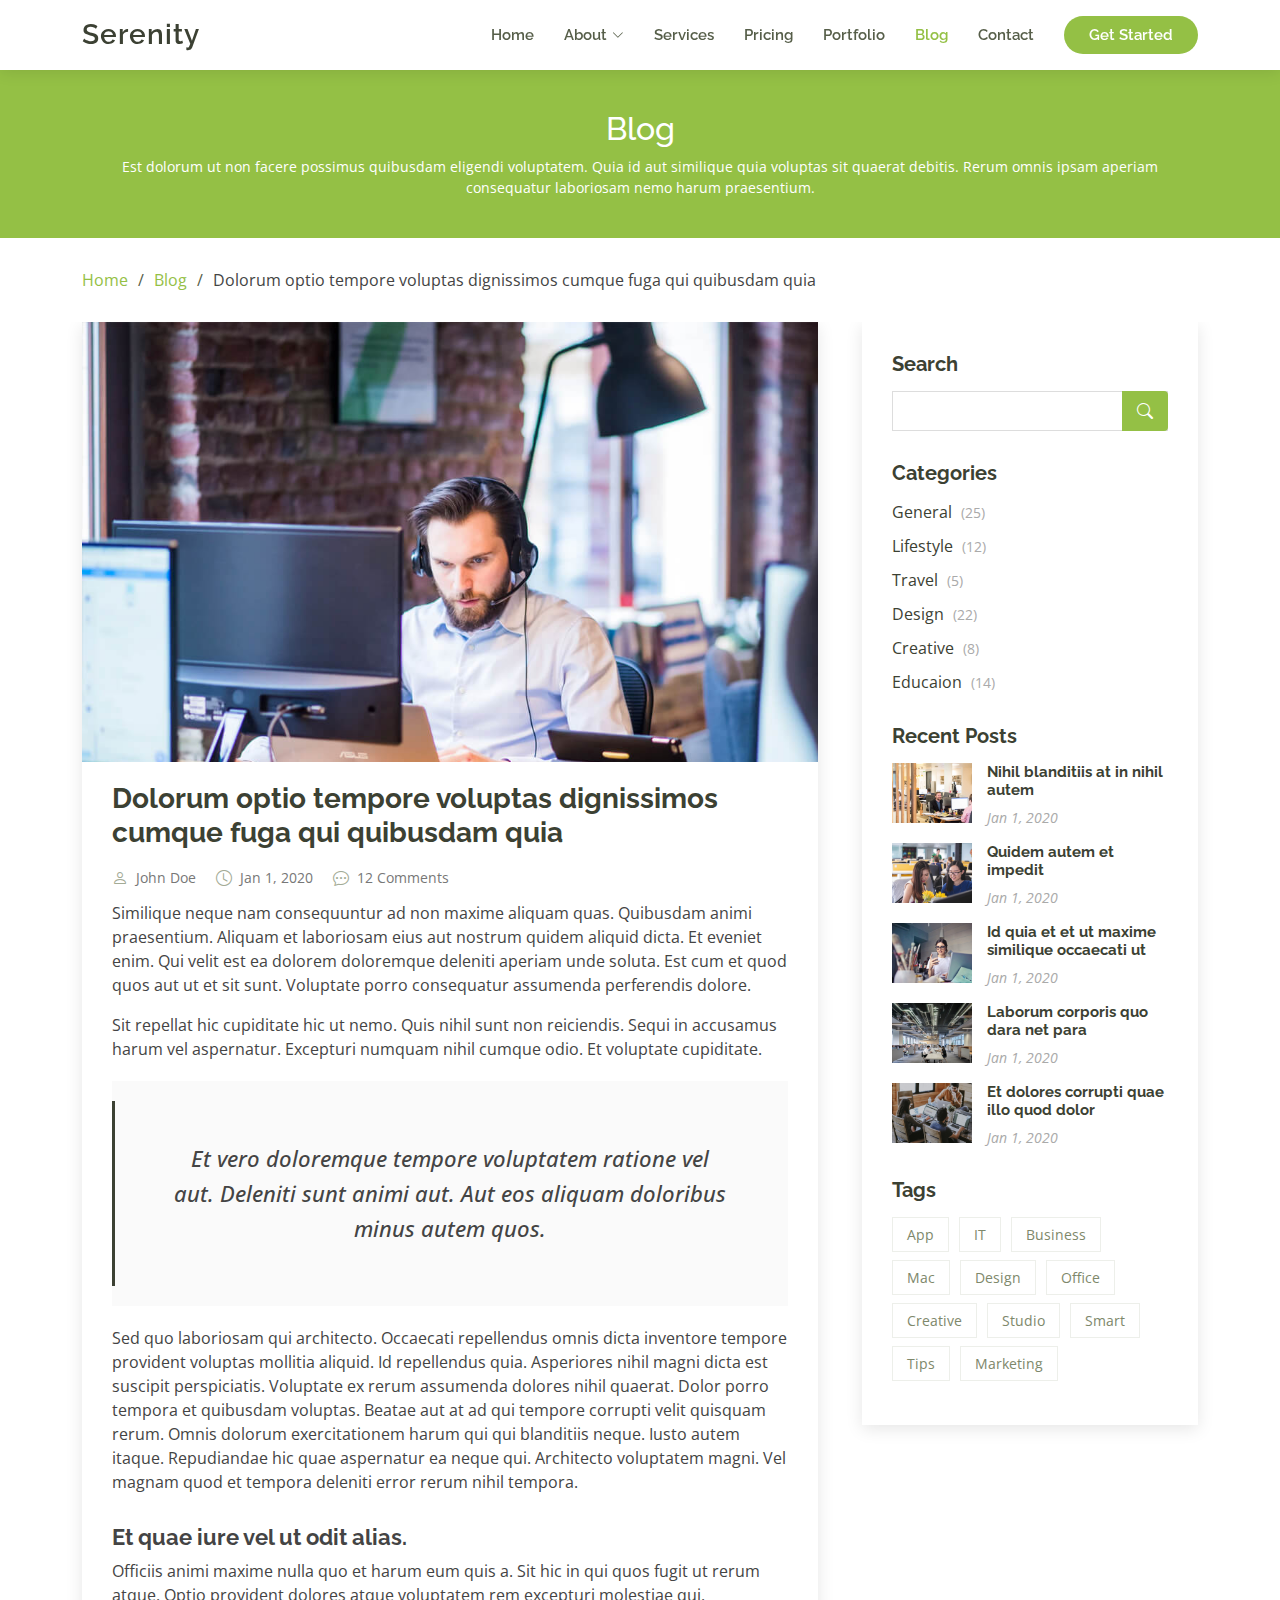
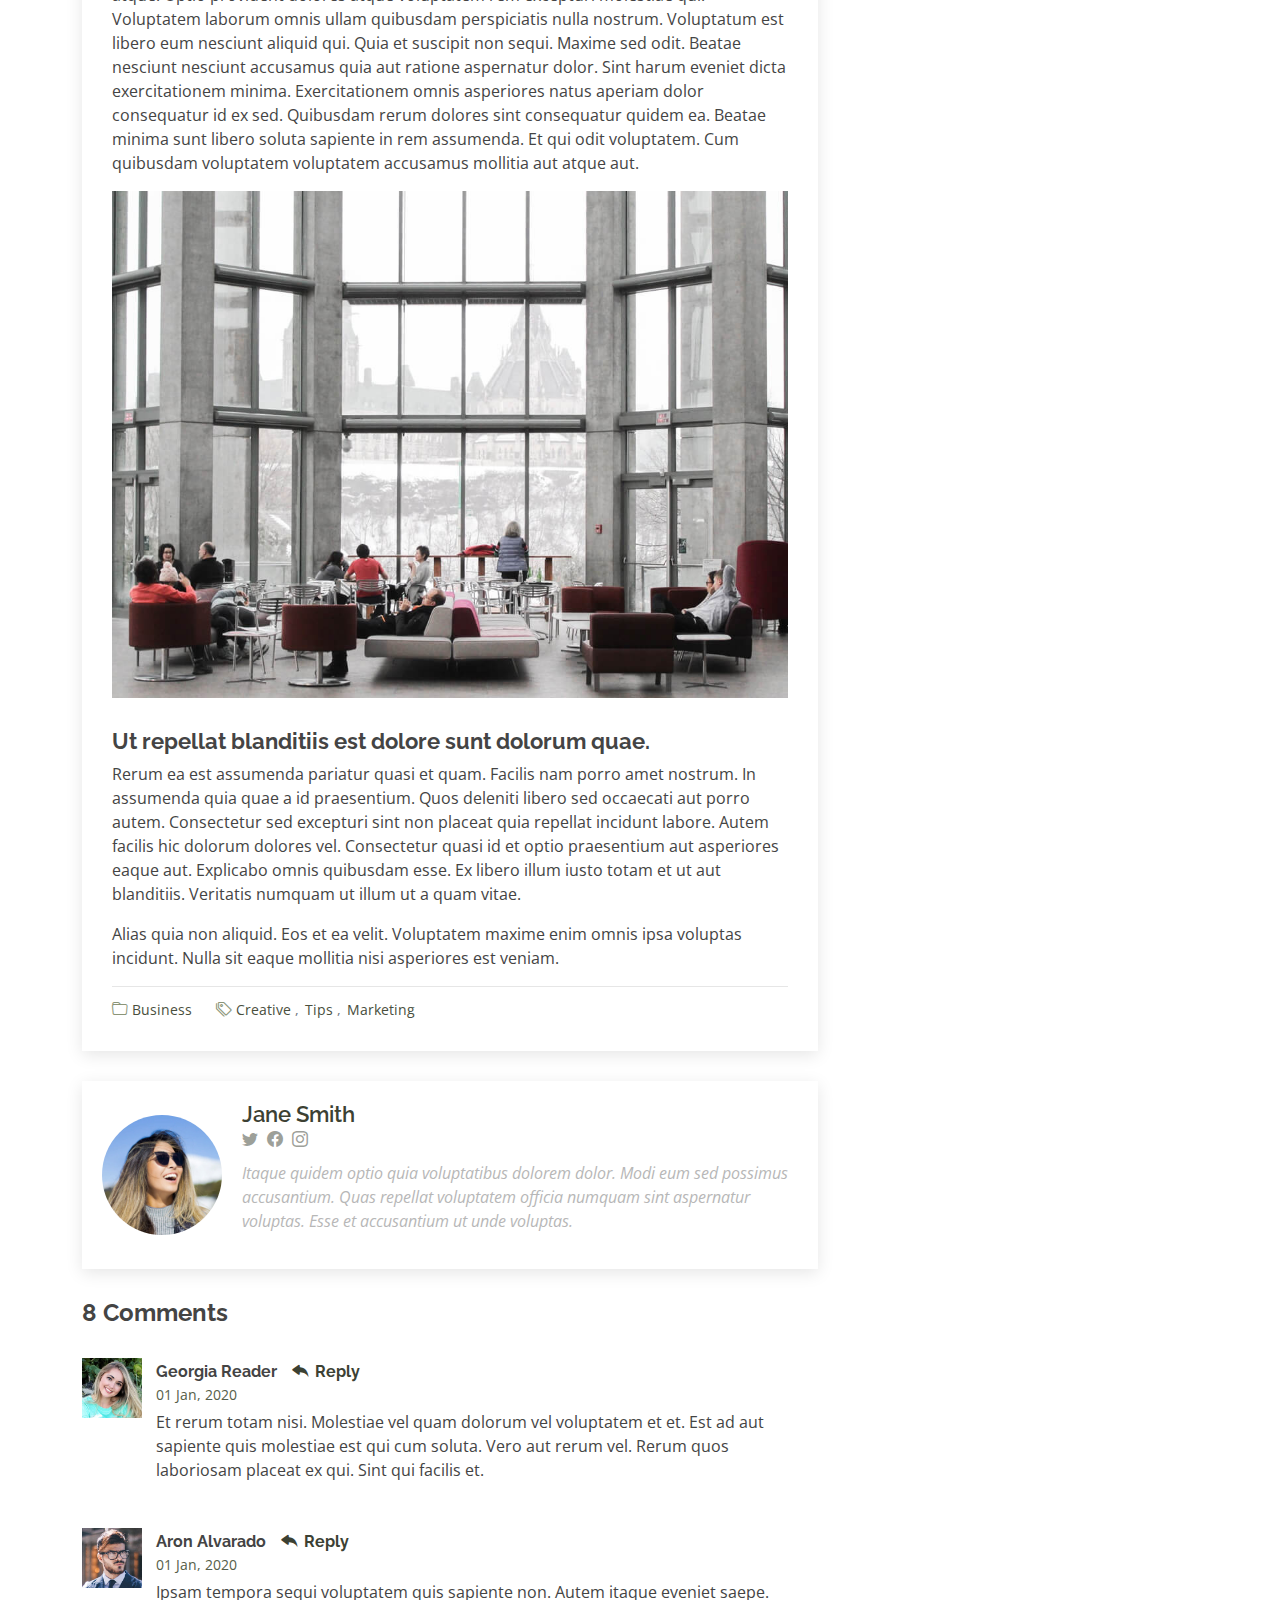
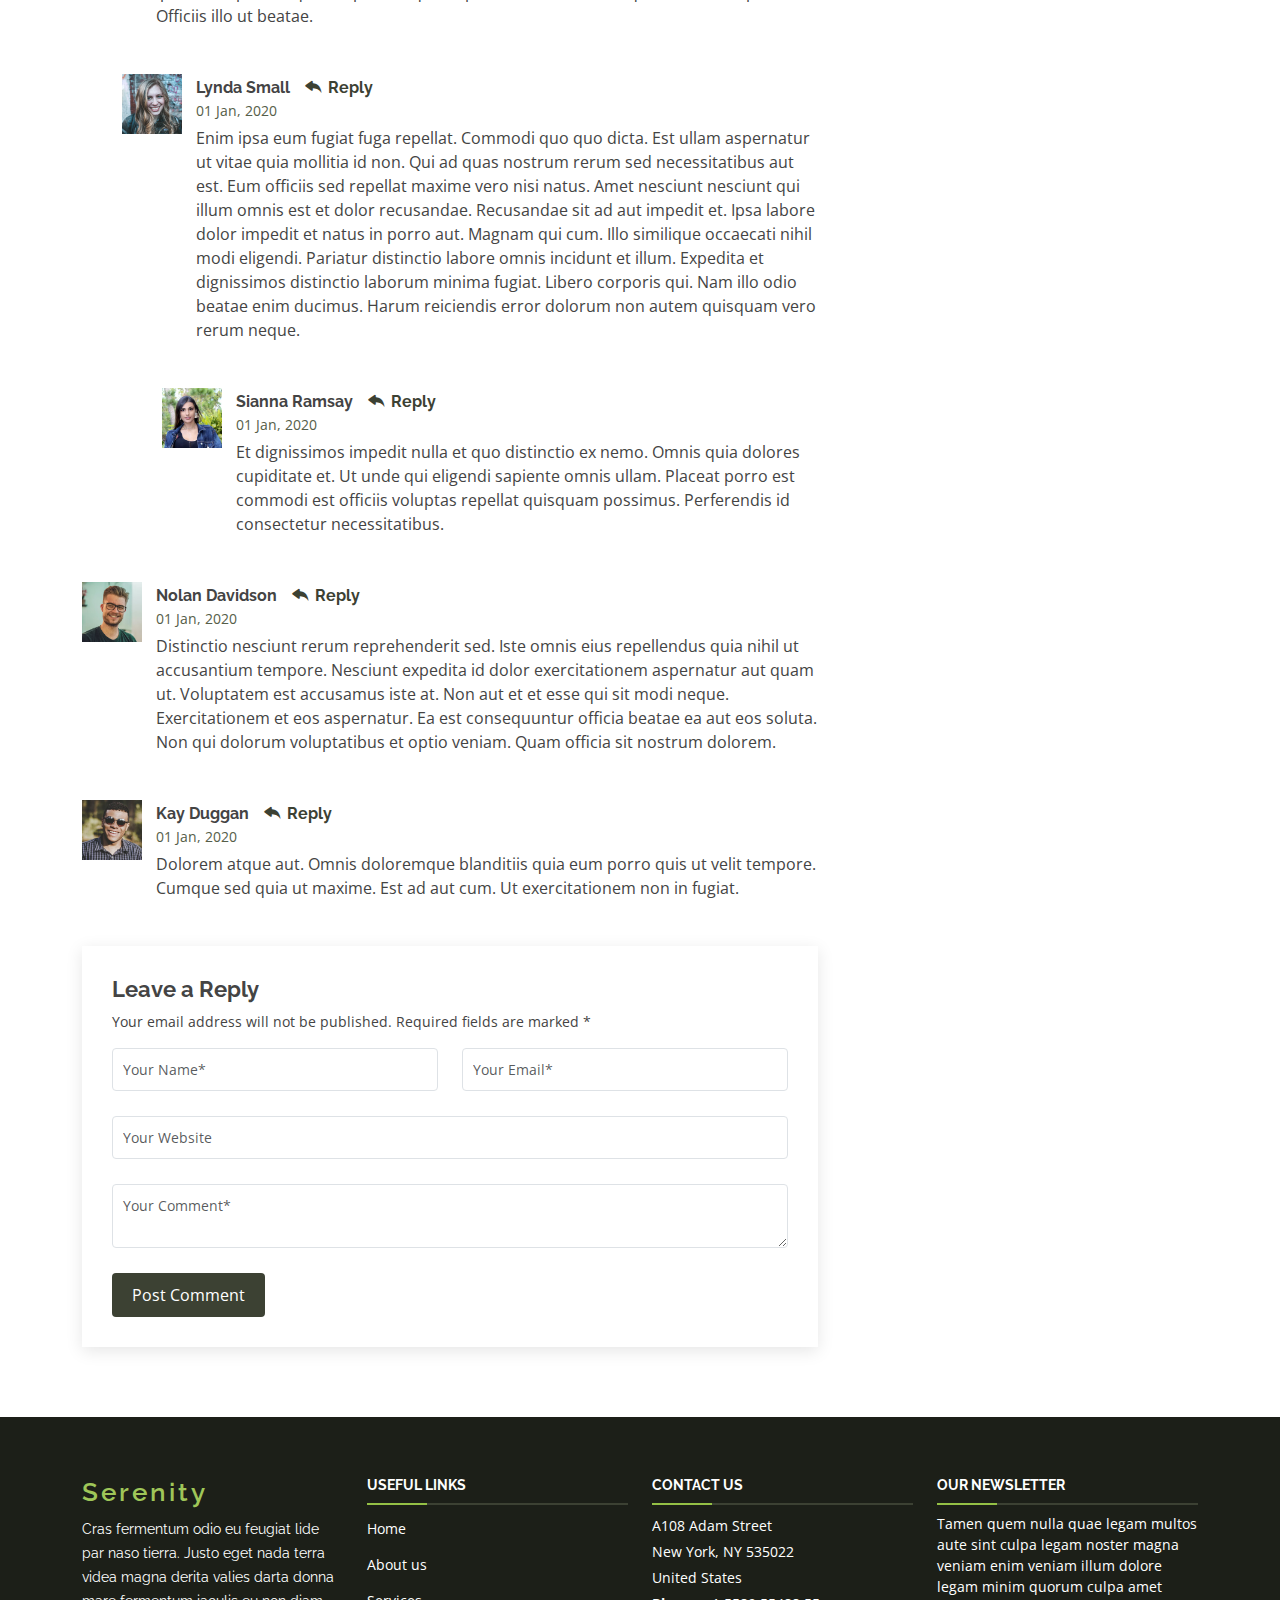
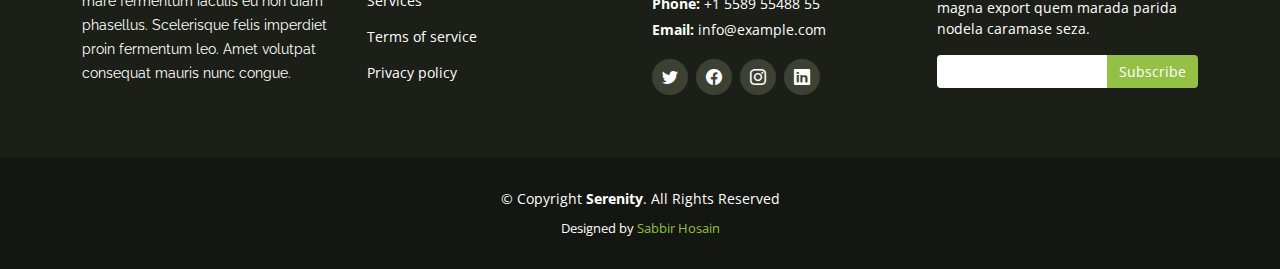
<file: blog-single.html>
<!DOCTYPE html>
<html lang="en">

<head>
  <meta charset="utf-8">
  <meta content="width=device-width, initial-scale=1.0" name="viewport">
  <title>Blog Single</title>


  <!-- Google Fonts -->
  <link href="https://fonts.googleapis.com/css?family=Open+Sans:300,300i,400,400i,600,600i,700,700i|Raleway:300,300i,400,400i,500,500i,600,600i,700,700i|Poppins:300,300i,400,400i,500,500i,600,600i,700,700i" rel="stylesheet">

  <!-- Vendor CSS Files -->
  <link href="assets/vendor/aos/aos.css" rel="stylesheet">
  <link href="assets/vendor/bootstrap/css/bootstrap.min.css" rel="stylesheet">
  <link href="assets/vendor/bootstrap-icons/bootstrap-icons.css" rel="stylesheet">
  <link href="assets/vendor/boxicons/css/boxicons.min.css" rel="stylesheet">
  <link href="assets/vendor/glightbox/css/glightbox.min.css" rel="stylesheet">
  <link href="assets/vendor/swiper/swiper-bundle.min.css" rel="stylesheet">

  <!-- Template Main CSS File -->
  <link href="assets/css/style.css" rel="stylesheet">
</head>

<body>

  <!-- ======= Header ======= -->
  <header id="header" class="fixed-top d-flex align-items-center">
    <div class="container d-flex align-items-center justify-content-between">

      <div class="logo">
        <h1 class="text-light"><a href="index.html">Serenity</a></h1>
        <!-- Uncomment below if you prefer to use an image logo -->
        <!-- <a href="index.html"><img src="assets/img/logo.png" alt="" class="img-fluid"></a>-->
      </div>

      <nav id="navbar" class="navbar">
        <ul>
          <li><a href="index.html">Home</a></li>
          <li class="dropdown"><a href="#"><span>About</span> <i class="bi bi-chevron-down"></i></a>
            <ul>
              <li><a href="about.html">About</a></li>
              <li><a href="team.html">Team</a></li>
            </ul>
          </li>
          <li><a href="services.html">Services</a></li>
          <li><a href="pricing.html">Pricing</a></li>
          <li><a href="portfolio.html">Portfolio</a></li>
          <li><a class="active" href="blog.html">Blog</a></li>
          <li><a href="contact.html">Contact</a></li>

          <li><a class="getstarted" href="about.html">Get Started</a></li>
        </ul>
        <i class="bi bi-list mobile-nav-toggle"></i>
      </nav><!-- .navbar -->

    </div>
  </header><!-- End Header -->

  <main id="main">

    <!-- ======= Breadcrumbs ======= -->
    <section id="breadcrumbs" class="breadcrumbs">
      <div class="breadcrumb-hero">
        <div class="container">
          <div class="breadcrumb-hero">
            <h2>Blog</h2>
            <p>Est dolorum ut non facere possimus quibusdam eligendi voluptatem. Quia id aut similique quia voluptas sit quaerat debitis. Rerum omnis ipsam aperiam consequatur laboriosam nemo harum praesentium. </p>
          </div>
        </div>
      </div>
      <div class="container">
        <ol>
          <li><a href="index.html">Home</a></li>
          <li><a href="blog.html">Blog</a></li>
          <li>Dolorum optio tempore voluptas dignissimos cumque fuga qui quibusdam quia</li>
        </ol>
      </div>
    </section><!-- End Breadcrumbs -->

    <!-- ======= Blog Single Section ======= -->
    <section id="blog" class="blog">
      <div class="container" data-aos="fade-up">

        <div class="row">

          <div class="col-lg-8 entries">

            <article class="entry entry-single">

              <div class="entry-img">
                <img src="assets/img/blog/blog-1.jpg" alt="" class="img-fluid">
              </div>

              <h2 class="entry-title">
                <a href="blog-single.html">Dolorum optio tempore voluptas dignissimos cumque fuga qui quibusdam quia</a>
              </h2>

              <div class="entry-meta">
                <ul>
                  <li class="d-flex align-items-center"><i class="bi bi-person"></i> <a href="blog-single.html">John Doe</a></li>
                  <li class="d-flex align-items-center"><i class="bi bi-clock"></i> <a href="blog-single.html"><time datetime="2020-01-01">Jan 1, 2020</time></a></li>
                  <li class="d-flex align-items-center"><i class="bi bi-chat-dots"></i> <a href="blog-single.html">12 Comments</a></li>
                </ul>
              </div>

              <div class="entry-content">
                <p>
                  Similique neque nam consequuntur ad non maxime aliquam quas. Quibusdam animi praesentium. Aliquam et laboriosam eius aut nostrum quidem aliquid dicta.
                  Et eveniet enim. Qui velit est ea dolorem doloremque deleniti aperiam unde soluta. Est cum et quod quos aut ut et sit sunt. Voluptate porro consequatur assumenda perferendis dolore.
                </p>

                <p>
                  Sit repellat hic cupiditate hic ut nemo. Quis nihil sunt non reiciendis. Sequi in accusamus harum vel aspernatur. Excepturi numquam nihil cumque odio. Et voluptate cupiditate.
                </p>

                <blockquote>
                  <p>
                    Et vero doloremque tempore voluptatem ratione vel aut. Deleniti sunt animi aut. Aut eos aliquam doloribus minus autem quos.
                  </p>
                </blockquote>

                <p>
                  Sed quo laboriosam qui architecto. Occaecati repellendus omnis dicta inventore tempore provident voluptas mollitia aliquid. Id repellendus quia. Asperiores nihil magni dicta est suscipit perspiciatis. Voluptate ex rerum assumenda dolores nihil quaerat.
                  Dolor porro tempora et quibusdam voluptas. Beatae aut at ad qui tempore corrupti velit quisquam rerum. Omnis dolorum exercitationem harum qui qui blanditiis neque.
                  Iusto autem itaque. Repudiandae hic quae aspernatur ea neque qui. Architecto voluptatem magni. Vel magnam quod et tempora deleniti error rerum nihil tempora.
                </p>

                <h3>Et quae iure vel ut odit alias.</h3>
                <p>
                  Officiis animi maxime nulla quo et harum eum quis a. Sit hic in qui quos fugit ut rerum atque. Optio provident dolores atque voluptatem rem excepturi molestiae qui. Voluptatem laborum omnis ullam quibusdam perspiciatis nulla nostrum. Voluptatum est libero eum nesciunt aliquid qui.
                  Quia et suscipit non sequi. Maxime sed odit. Beatae nesciunt nesciunt accusamus quia aut ratione aspernatur dolor. Sint harum eveniet dicta exercitationem minima. Exercitationem omnis asperiores natus aperiam dolor consequatur id ex sed. Quibusdam rerum dolores sint consequatur quidem ea.
                  Beatae minima sunt libero soluta sapiente in rem assumenda. Et qui odit voluptatem. Cum quibusdam voluptatem voluptatem accusamus mollitia aut atque aut.
                </p>
                <img src="assets/img/blog/blog-inside-post.jpg" class="img-fluid" alt="">

                <h3>Ut repellat blanditiis est dolore sunt dolorum quae.</h3>
                <p>
                  Rerum ea est assumenda pariatur quasi et quam. Facilis nam porro amet nostrum. In assumenda quia quae a id praesentium. Quos deleniti libero sed occaecati aut porro autem. Consectetur sed excepturi sint non placeat quia repellat incidunt labore. Autem facilis hic dolorum dolores vel.
                  Consectetur quasi id et optio praesentium aut asperiores eaque aut. Explicabo omnis quibusdam esse. Ex libero illum iusto totam et ut aut blanditiis. Veritatis numquam ut illum ut a quam vitae.
                </p>
                <p>
                  Alias quia non aliquid. Eos et ea velit. Voluptatem maxime enim omnis ipsa voluptas incidunt. Nulla sit eaque mollitia nisi asperiores est veniam.
                </p>

              </div>

              <div class="entry-footer">
                <i class="bi bi-folder"></i>
                <ul class="cats">
                  <li><a href="#">Business</a></li>
                </ul>

                <i class="bi bi-tags"></i>
                <ul class="tags">
                  <li><a href="#">Creative</a></li>
                  <li><a href="#">Tips</a></li>
                  <li><a href="#">Marketing</a></li>
                </ul>
              </div>

            </article><!-- End blog entry -->

            <div class="blog-author d-flex align-items-center">
              <img src="assets/img/blog/blog-author.jpg" class="rounded-circle float-left" alt="">
              <div>
                <h4>Jane Smith</h4>
                <div class="social-links">
                  <a href="https://twitters.com/#"><i class="bi bi-twitter"></i></a>
                  <a href="https://facebook.com/#"><i class="bi bi-facebook"></i></a>
                  <a href="https://instagram.com/#"><i class="biu bi-instagram"></i></a>
                </div>
                <p>
                  Itaque quidem optio quia voluptatibus dolorem dolor. Modi eum sed possimus accusantium. Quas repellat voluptatem officia numquam sint aspernatur voluptas. Esse et accusantium ut unde voluptas.
                </p>
              </div>
            </div><!-- End blog author bio -->

            <div class="blog-comments">

              <h4 class="comments-count">8 Comments</h4>

              <div id="comment-1" class="comment">
                <div class="d-flex">
                  <div class="comment-img"><img src="assets/img/blog/comments-1.jpg" alt=""></div>
                  <div>
                    <h5><a href="">Georgia Reader</a> <a href="#" class="reply"><i class="bi bi-reply-fill"></i> Reply</a></h5>
                    <time datetime="2020-01-01">01 Jan, 2020</time>
                    <p>
                      Et rerum totam nisi. Molestiae vel quam dolorum vel voluptatem et et. Est ad aut sapiente quis molestiae est qui cum soluta.
                      Vero aut rerum vel. Rerum quos laboriosam placeat ex qui. Sint qui facilis et.
                    </p>
                  </div>
                </div>
              </div><!-- End comment #1 -->

              <div id="comment-2" class="comment">
                <div class="d-flex">
                  <div class="comment-img"><img src="assets/img/blog/comments-2.jpg" alt=""></div>
                  <div>
                    <h5><a href="">Aron Alvarado</a> <a href="#" class="reply"><i class="bi bi-reply-fill"></i> Reply</a></h5>
                    <time datetime="2020-01-01">01 Jan, 2020</time>
                    <p>
                      Ipsam tempora sequi voluptatem quis sapiente non. Autem itaque eveniet saepe. Officiis illo ut beatae.
                    </p>
                  </div>
                </div>

                <div id="comment-reply-1" class="comment comment-reply">
                  <div class="d-flex">
                    <div class="comment-img"><img src="assets/img/blog/comments-3.jpg" alt=""></div>
                    <div>
                      <h5><a href="">Lynda Small</a> <a href="#" class="reply"><i class="bi bi-reply-fill"></i> Reply</a></h5>
                      <time datetime="2020-01-01">01 Jan, 2020</time>
                      <p>
                        Enim ipsa eum fugiat fuga repellat. Commodi quo quo dicta. Est ullam aspernatur ut vitae quia mollitia id non. Qui ad quas nostrum rerum sed necessitatibus aut est. Eum officiis sed repellat maxime vero nisi natus. Amet nesciunt nesciunt qui illum omnis est et dolor recusandae.

                        Recusandae sit ad aut impedit et. Ipsa labore dolor impedit et natus in porro aut. Magnam qui cum. Illo similique occaecati nihil modi eligendi. Pariatur distinctio labore omnis incidunt et illum. Expedita et dignissimos distinctio laborum minima fugiat.

                        Libero corporis qui. Nam illo odio beatae enim ducimus. Harum reiciendis error dolorum non autem quisquam vero rerum neque.
                      </p>
                    </div>
                  </div>

                  <div id="comment-reply-2" class="comment comment-reply">
                    <div class="d-flex">
                      <div class="comment-img"><img src="assets/img/blog/comments-4.jpg" alt=""></div>
                      <div>
                        <h5><a href="">Sianna Ramsay</a> <a href="#" class="reply"><i class="bi bi-reply-fill"></i> Reply</a></h5>
                        <time datetime="2020-01-01">01 Jan, 2020</time>
                        <p>
                          Et dignissimos impedit nulla et quo distinctio ex nemo. Omnis quia dolores cupiditate et. Ut unde qui eligendi sapiente omnis ullam. Placeat porro est commodi est officiis voluptas repellat quisquam possimus. Perferendis id consectetur necessitatibus.
                        </p>
                      </div>
                    </div>

                  </div><!-- End comment reply #2-->

                </div><!-- End comment reply #1-->

              </div><!-- End comment #2-->

              <div id="comment-3" class="comment">
                <div class="d-flex">
                  <div class="comment-img"><img src="assets/img/blog/comments-5.jpg" alt=""></div>
                  <div>
                    <h5><a href="">Nolan Davidson</a> <a href="#" class="reply"><i class="bi bi-reply-fill"></i> Reply</a></h5>
                    <time datetime="2020-01-01">01 Jan, 2020</time>
                    <p>
                      Distinctio nesciunt rerum reprehenderit sed. Iste omnis eius repellendus quia nihil ut accusantium tempore. Nesciunt expedita id dolor exercitationem aspernatur aut quam ut. Voluptatem est accusamus iste at.
                      Non aut et et esse qui sit modi neque. Exercitationem et eos aspernatur. Ea est consequuntur officia beatae ea aut eos soluta. Non qui dolorum voluptatibus et optio veniam. Quam officia sit nostrum dolorem.
                    </p>
                  </div>
                </div>

              </div><!-- End comment #3 -->

              <div id="comment-4" class="comment">
                <div class="d-flex">
                  <div class="comment-img"><img src="assets/img/blog/comments-6.jpg" alt=""></div>
                  <div>
                    <h5><a href="">Kay Duggan</a> <a href="#" class="reply"><i class="bi bi-reply-fill"></i> Reply</a></h5>
                    <time datetime="2020-01-01">01 Jan, 2020</time>
                    <p>
                      Dolorem atque aut. Omnis doloremque blanditiis quia eum porro quis ut velit tempore. Cumque sed quia ut maxime. Est ad aut cum. Ut exercitationem non in fugiat.
                    </p>
                  </div>
                </div>

              </div><!-- End comment #4 -->

              <div class="reply-form">
                <h4>Leave a Reply</h4>
                <p>Your email address will not be published. Required fields are marked * </p>
                <form action="">
                  <div class="row">
                    <div class="col-md-6 form-group">
                      <input name="name" type="text" class="form-control" placeholder="Your Name*">
                    </div>
                    <div class="col-md-6 form-group">
                      <input name="email" type="text" class="form-control" placeholder="Your Email*">
                    </div>
                  </div>
                  <div class="row">
                    <div class="col form-group">
                      <input name="website" type="text" class="form-control" placeholder="Your Website">
                    </div>
                  </div>
                  <div class="row">
                    <div class="col form-group">
                      <textarea name="comment" class="form-control" placeholder="Your Comment*"></textarea>
                    </div>
                  </div>
                  <button type="submit" class="btn btn-primary">Post Comment</button>

                </form>

              </div>

            </div><!-- End blog comments -->

          </div><!-- End blog entries list -->

          <div class="col-lg-4">

            <div class="sidebar">

              <h3 class="sidebar-title">Search</h3>
              <div class="sidebar-item search-form">
                <form action="">
                  <input type="text">
                  <button type="submit"><i class="bi bi-search"></i></button>
                </form>
              </div><!-- End sidebar search formn-->

              <h3 class="sidebar-title">Categories</h3>
              <div class="sidebar-item categories">
                <ul>
                  <li><a href="#">General <span>(25)</span></a></li>
                  <li><a href="#">Lifestyle <span>(12)</span></a></li>
                  <li><a href="#">Travel <span>(5)</span></a></li>
                  <li><a href="#">Design <span>(22)</span></a></li>
                  <li><a href="#">Creative <span>(8)</span></a></li>
                  <li><a href="#">Educaion <span>(14)</span></a></li>
                </ul>
              </div><!-- End sidebar categories-->

              <h3 class="sidebar-title">Recent Posts</h3>
              <div class="sidebar-item recent-posts">
                <div class="post-item clearfix">
                  <img src="assets/img/blog/blog-recent-1.jpg" alt="">
                  <h4><a href="blog-single.html">Nihil blanditiis at in nihil autem</a></h4>
                  <time datetime="2020-01-01">Jan 1, 2020</time>
                </div>

                <div class="post-item clearfix">
                  <img src="assets/img/blog/blog-recent-2.jpg" alt="">
                  <h4><a href="blog-single.html">Quidem autem et impedit</a></h4>
                  <time datetime="2020-01-01">Jan 1, 2020</time>
                </div>

                <div class="post-item clearfix">
                  <img src="assets/img/blog/blog-recent-3.jpg" alt="">
                  <h4><a href="blog-single.html">Id quia et et ut maxime similique occaecati ut</a></h4>
                  <time datetime="2020-01-01">Jan 1, 2020</time>
                </div>

                <div class="post-item clearfix">
                  <img src="assets/img/blog/blog-recent-4.jpg" alt="">
                  <h4><a href="blog-single.html">Laborum corporis quo dara net para</a></h4>
                  <time datetime="2020-01-01">Jan 1, 2020</time>
                </div>

                <div class="post-item clearfix">
                  <img src="assets/img/blog/blog-recent-5.jpg" alt="">
                  <h4><a href="blog-single.html">Et dolores corrupti quae illo quod dolor</a></h4>
                  <time datetime="2020-01-01">Jan 1, 2020</time>
                </div>

              </div><!-- End sidebar recent posts-->

              <h3 class="sidebar-title">Tags</h3>
              <div class="sidebar-item tags">
                <ul>
                  <li><a href="#">App</a></li>
                  <li><a href="#">IT</a></li>
                  <li><a href="#">Business</a></li>
                  <li><a href="#">Mac</a></li>
                  <li><a href="#">Design</a></li>
                  <li><a href="#">Office</a></li>
                  <li><a href="#">Creative</a></li>
                  <li><a href="#">Studio</a></li>
                  <li><a href="#">Smart</a></li>
                  <li><a href="#">Tips</a></li>
                  <li><a href="#">Marketing</a></li>
                </ul>
              </div><!-- End sidebar tags-->

            </div><!-- End sidebar -->

          </div><!-- End blog sidebar -->

        </div>

      </div>
    </section><!-- End Blog Single Section -->

  </main><!-- End #main -->

  <!-- ======= Footer ======= -->
  <footer id="footer">
    <div class="footer-top">
      <div class="container">
        <div class="row">

          <div class="col-lg-3 col-md-6 footer-info">
            <h3>Serenity</h3>
            <p>Cras fermentum odio eu feugiat lide par naso tierra. Justo eget nada terra videa magna derita valies darta donna mare fermentum iaculis eu non diam phasellus. Scelerisque felis imperdiet proin fermentum leo. Amet volutpat consequat mauris nunc congue.</p>
          </div>

          <div class="col-lg-3 col-md-6 footer-links">
            <h4>Useful Links</h4>
            <ul>
              <li><a href="#">Home</a></li>
              <li><a href="#">About us</a></li>
              <li><a href="#">Services</a></li>
              <li><a href="#">Terms of service</a></li>
              <li><a href="#">Privacy policy</a></li>
            </ul>
          </div>

          <div class="col-lg-3 col-md-6 footer-contact">
            <h4>Contact Us</h4>
            <p>
              A108 Adam Street <br>
              New York, NY 535022<br>
              United States <br>
              <strong>Phone:</strong> +1 5589 55488 55<br>
              <strong>Email:</strong> info@example.com<br>
            </p>

            <div class="social-links">
              <a href="#" class="twitter"><i class="bi bi-twitter"></i></a>
              <a href="#" class="facebook"><i class="bi bi-facebook"></i></a>
              <a href="#" class="instagram"><i class="bi bi-instagram"></i></a>
              <a href="#" class="linkedin"><i class="bi bi-linkedin"></i></a>
            </div>

          </div>

          <div class="col-lg-3 col-md-6 footer-newsletter">
            <h4>Our Newsletter</h4>
            <p>Tamen quem nulla quae legam multos aute sint culpa legam noster magna veniam enim veniam illum dolore legam minim quorum culpa amet magna export quem marada parida nodela caramase seza.</p>
            <form action="" method="post">
              <input type="email" name="email"><input type="submit" value="Subscribe">
            </form>
          </div>

        </div>
      </div>
    </div>

    <div class="container">
      <div class="copyright">
        &copy; Copyright <strong><span>Serenity</span></strong>. All Rights Reserved
      </div>
      <div class="credits">
        Designed by <a href="#">Sabbir Hosain</a>
      </div>
    </div>
  </footer><!-- End Footer -->

  <a href="#" class="back-to-top d-flex align-items-center justify-content-center"><i class="bi bi-arrow-up-short"></i></a>

  <!-- Vendor JS Files -->
  <script src="assets/vendor/purecounter/purecounter_vanilla.js"></script>
  <script src="assets/vendor/aos/aos.js"></script>
  <script src="assets/vendor/bootstrap/js/bootstrap.bundle.min.js"></script>
  <script src="assets/vendor/glightbox/js/glightbox.min.js"></script>
  <script src="assets/vendor/isotope-layout/isotope.pkgd.min.js"></script>
  <script src="assets/vendor/swiper/swiper-bundle.min.js"></script>
  <script src="assets/vendor/waypoints/noframework.waypoints.js"></script>
  <script src="assets/vendor/php-email-form/validate.js"></script>

  <!-- Template Main JS File -->
  <script src="assets/js/main.js"></script>

</body>

</html>
</file>
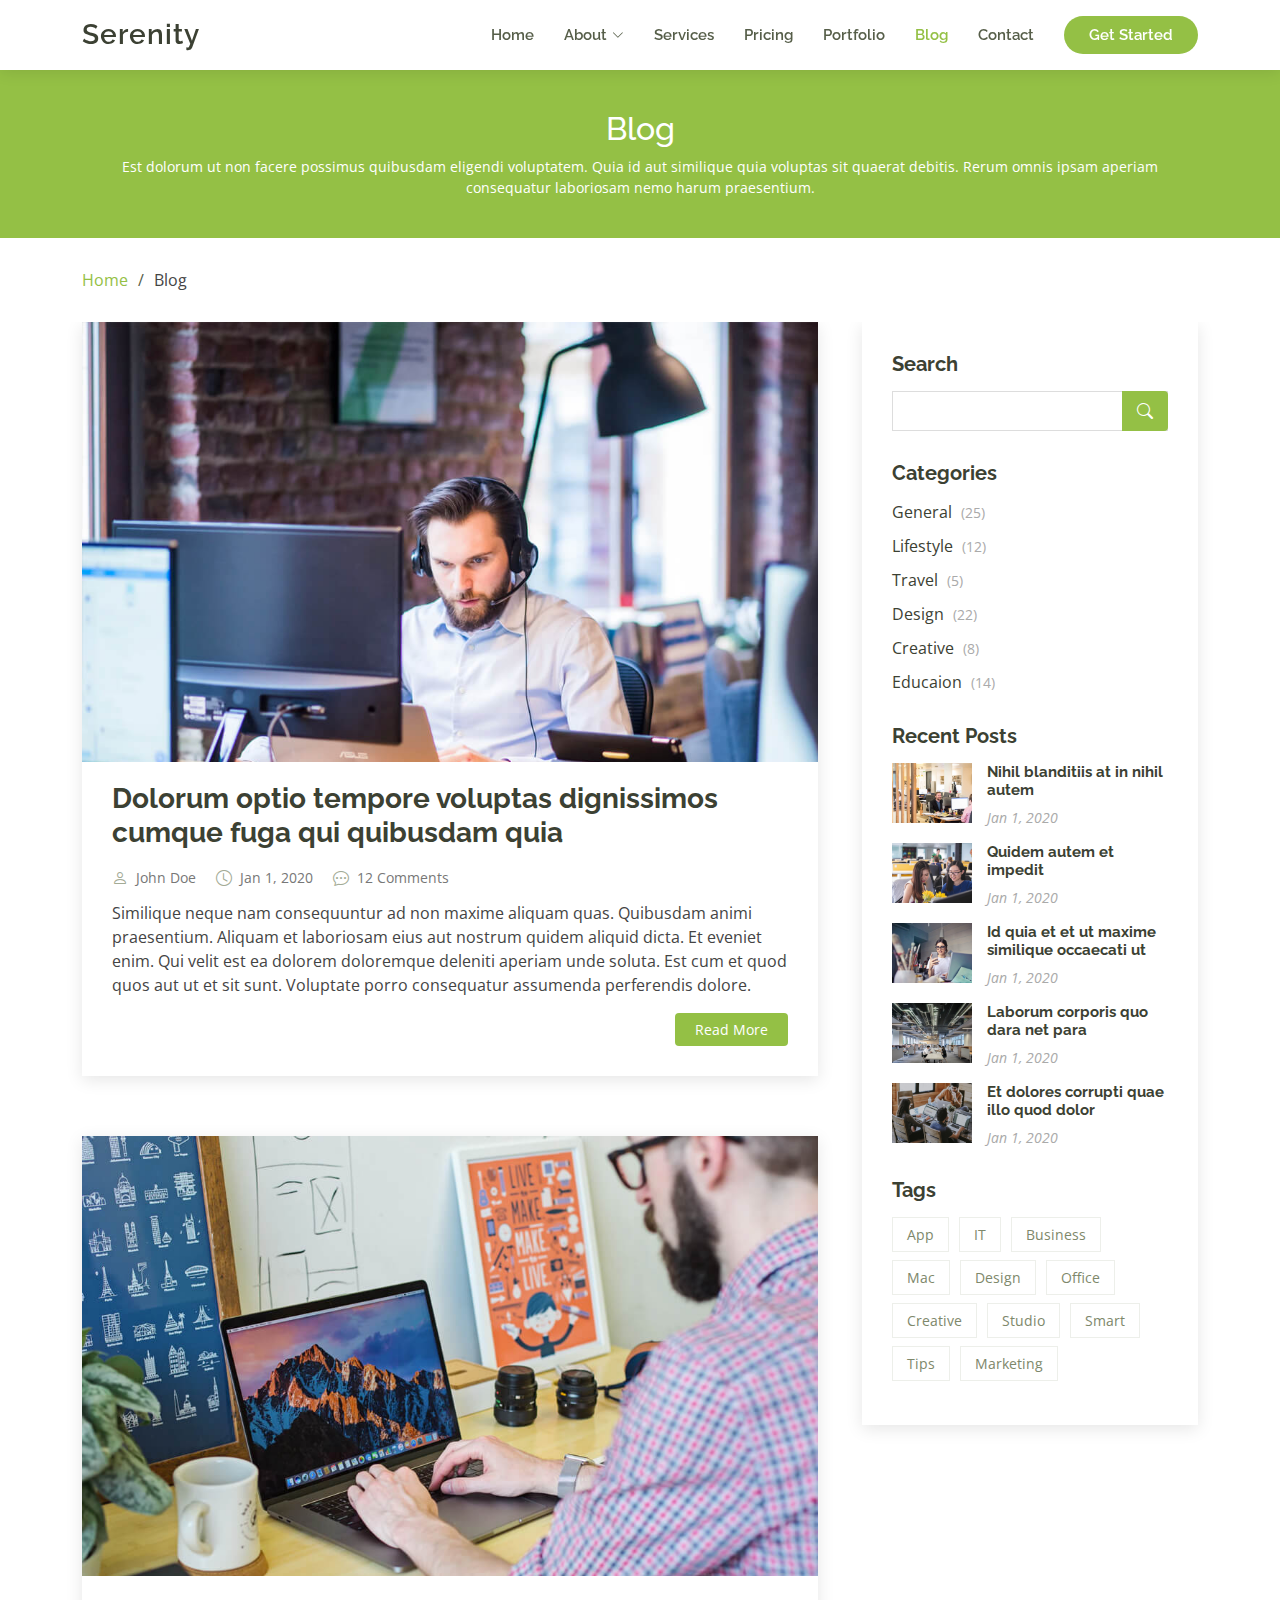
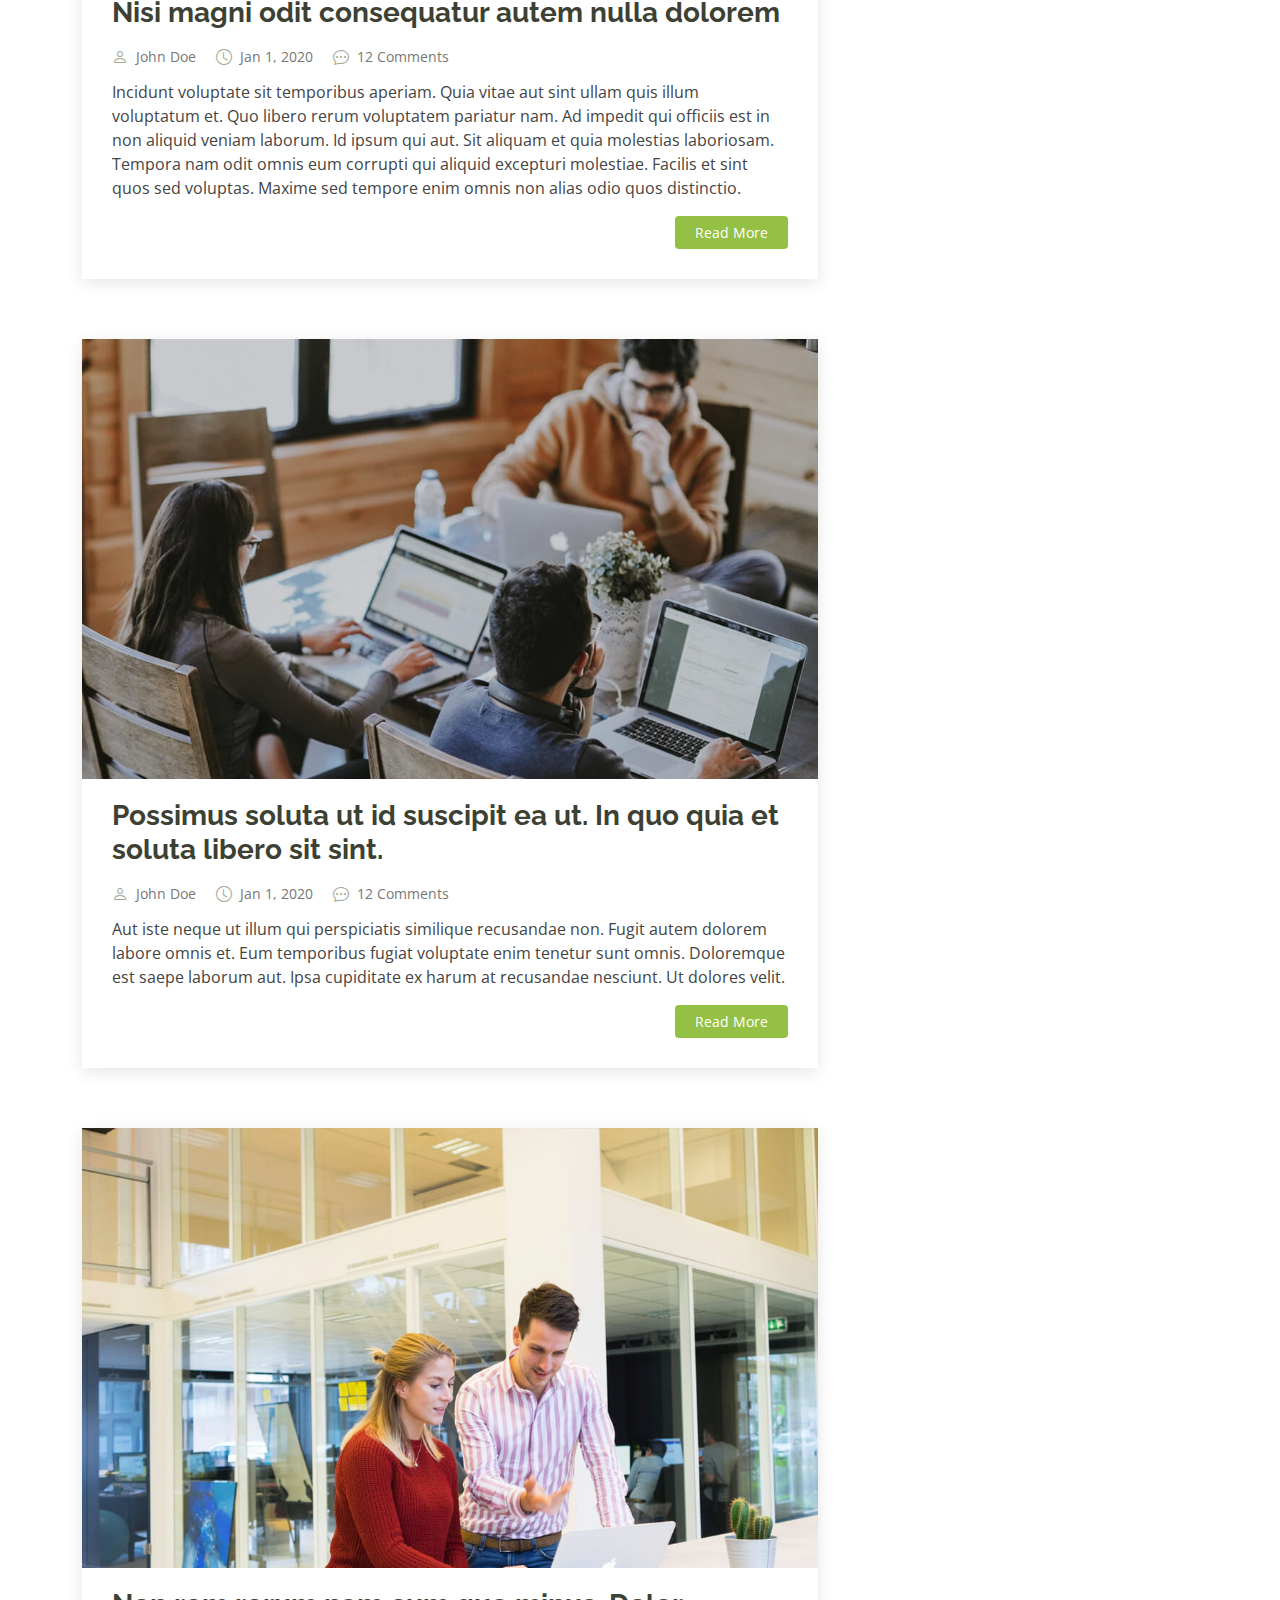
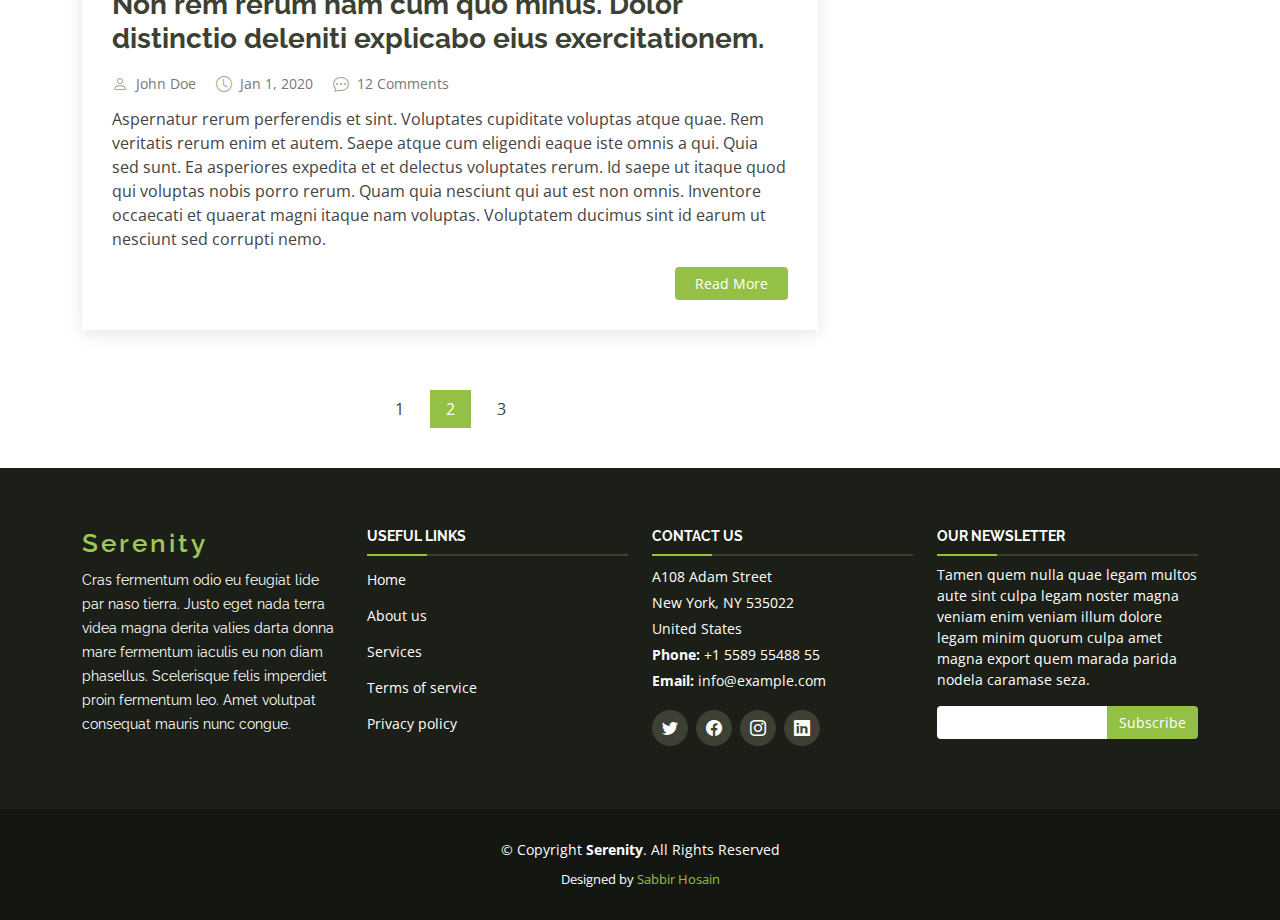
<file: blog.html>
<!DOCTYPE html>
<html lang="en">

<head>
  <meta charset="utf-8">
  <meta content="width=device-width, initial-scale=1.0" name="viewport">
  <title>Blog</title>

  <!-- Google Fonts -->
  <link href="https://fonts.googleapis.com/css?family=Open+Sans:300,300i,400,400i,600,600i,700,700i|Raleway:300,300i,400,400i,500,500i,600,600i,700,700i|Poppins:300,300i,400,400i,500,500i,600,600i,700,700i" rel="stylesheet">

  <!-- Vendor CSS Files -->
  <link href="assets/vendor/aos/aos.css" rel="stylesheet">
  <link href="assets/vendor/bootstrap/css/bootstrap.min.css" rel="stylesheet">
  <link href="assets/vendor/bootstrap-icons/bootstrap-icons.css" rel="stylesheet">
  <link href="assets/vendor/boxicons/css/boxicons.min.css" rel="stylesheet">
  <link href="assets/vendor/glightbox/css/glightbox.min.css" rel="stylesheet">
  <link href="assets/vendor/swiper/swiper-bundle.min.css" rel="stylesheet">

  <!-- Template Main CSS File -->
  <link href="assets/css/style.css" rel="stylesheet">
</head>
<body>

  <!-- ======= Header ======= -->
  <header id="header" class="fixed-top d-flex align-items-center">
    <div class="container d-flex align-items-center justify-content-between">

      <div class="logo">
        <h1 class="text-light"><a href="index.html">Serenity</a></h1>
        <!-- Uncomment below if you prefer to use an image logo -->
        <!-- <a href="index.html"><img src="assets/img/logo.png" alt="" class="img-fluid"></a>-->
      </div>

      <nav id="navbar" class="navbar">
        <ul>
          <li><a href="index.html">Home</a></li>
          <li class="dropdown"><a href="#"><span>About</span> <i class="bi bi-chevron-down"></i></a>
            <ul>
              <li><a href="about.html">About</a></li>
              <li><a href="team.html">Team</a></li>
            </ul>
          </li>
          <li><a href="services.html">Services</a></li>
          <li><a href="pricing.html">Pricing</a></li>
          <li><a href="portfolio.html">Portfolio</a></li>
          <li><a class="active" href="blog.html">Blog</a></li>
          <li><a href="contact.html">Contact</a></li>

          <li><a class="getstarted" href="about.html">Get Started</a></li>
        </ul>
        <i class="bi bi-list mobile-nav-toggle"></i>
      </nav><!-- .navbar -->

    </div>
  </header><!-- End Header -->

  <main id="main">

    <!-- ======= Breadcrumbs ======= -->
    <section id="breadcrumbs" class="breadcrumbs">
      <div class="breadcrumb-hero">
        <div class="container">
          <div class="breadcrumb-hero">
            <h2>Blog</h2>
            <p>Est dolorum ut non facere possimus quibusdam eligendi voluptatem. Quia id aut similique quia voluptas sit quaerat debitis. Rerum omnis ipsam aperiam consequatur laboriosam nemo harum praesentium. </p>
          </div>
        </div>
      </div>
      <div class="container">
        <ol>
          <li><a href="index.html">Home</a></li>
          <li>Blog</li>
        </ol>
      </div>
    </section><!-- End Breadcrumbs -->

    <!-- ======= Blog Section ======= -->
    <section id="blog" class="blog">
      <div class="container" data-aos="fade-up">

        <div class="row">

          <div class="col-lg-8 entries">

            <article class="entry">

              <div class="entry-img">
                <img src="assets/img/blog/blog-1.jpg" alt="" class="img-fluid">
              </div>

              <h2 class="entry-title">
                <a href="blog-single.html">Dolorum optio tempore voluptas dignissimos cumque fuga qui quibusdam quia</a>
              </h2>

              <div class="entry-meta">
                <ul>
                  <li class="d-flex align-items-center"><i class="bi bi-person"></i> <a href="blog-single.html">John Doe</a></li>
                  <li class="d-flex align-items-center"><i class="bi bi-clock"></i> <a href="blog-single.html"><time datetime="2020-01-01">Jan 1, 2020</time></a></li>
                  <li class="d-flex align-items-center"><i class="bi bi-chat-dots"></i> <a href="blog-single.html">12 Comments</a></li>
                </ul>
              </div>

              <div class="entry-content">
                <p>
                  Similique neque nam consequuntur ad non maxime aliquam quas. Quibusdam animi praesentium. Aliquam et laboriosam eius aut nostrum quidem aliquid dicta.
                  Et eveniet enim. Qui velit est ea dolorem doloremque deleniti aperiam unde soluta. Est cum et quod quos aut ut et sit sunt. Voluptate porro consequatur assumenda perferendis dolore.
                </p>
                <div class="read-more">
                  <a href="blog-single.html">Read More</a>
                </div>
              </div>

            </article><!-- End blog entry -->

            <article class="entry">

              <div class="entry-img">
                <img src="assets/img/blog/blog-2.jpg" alt="" class="img-fluid">
              </div>

              <h2 class="entry-title">
                <a href="blog-single.html">Nisi magni odit consequatur autem nulla dolorem</a>
              </h2>

              <div class="entry-meta">
                <ul>
                  <li class="d-flex align-items-center"><i class="bi bi-person"></i> <a href="blog-single.html">John Doe</a></li>
                  <li class="d-flex align-items-center"><i class="bi bi-clock"></i> <a href="blog-single.html"><time datetime="2020-01-01">Jan 1, 2020</time></a></li>
                  <li class="d-flex align-items-center"><i class="bi bi-chat-dots"></i> <a href="blog-single.html">12 Comments</a></li>
                </ul>
              </div>

              <div class="entry-content">
                <p>
                  Incidunt voluptate sit temporibus aperiam. Quia vitae aut sint ullam quis illum voluptatum et. Quo libero rerum voluptatem pariatur nam.
                  Ad impedit qui officiis est in non aliquid veniam laborum. Id ipsum qui aut. Sit aliquam et quia molestias laboriosam. Tempora nam odit omnis eum corrupti qui aliquid excepturi molestiae. Facilis et sint quos sed voluptas. Maxime sed tempore enim omnis non alias odio quos distinctio.
                </p>
                <div class="read-more">
                  <a href="blog-single.html">Read More</a>
                </div>
              </div>

            </article><!-- End blog entry -->

            <article class="entry">

              <div class="entry-img">
                <img src="assets/img/blog/blog-3.jpg" alt="" class="img-fluid">
              </div>

              <h2 class="entry-title">
                <a href="blog-single.html">Possimus soluta ut id suscipit ea ut. In quo quia et soluta libero sit sint.</a>
              </h2>

              <div class="entry-meta">
                <ul>
                  <li class="d-flex align-items-center"><i class="bi bi-person"></i> <a href="blog-single.html">John Doe</a></li>
                  <li class="d-flex align-items-center"><i class="bi bi-clock"></i> <a href="blog-single.html"><time datetime="2020-01-01">Jan 1, 2020</time></a></li>
                  <li class="d-flex align-items-center"><i class="bi bi-chat-dots"></i> <a href="blog-single.html">12 Comments</a></li>
                </ul>
              </div>

              <div class="entry-content">
                <p>
                  Aut iste neque ut illum qui perspiciatis similique recusandae non. Fugit autem dolorem labore omnis et. Eum temporibus fugiat voluptate enim tenetur sunt omnis.
                  Doloremque est saepe laborum aut. Ipsa cupiditate ex harum at recusandae nesciunt. Ut dolores velit.
                </p>
                <div class="read-more">
                  <a href="blog-single.html">Read More</a>
                </div>
              </div>

            </article><!-- End blog entry -->

            <article class="entry">

              <div class="entry-img">
                <img src="assets/img/blog/blog-4.jpg" alt="" class="img-fluid">
              </div>

              <h2 class="entry-title">
                <a href="blog-single.html">Non rem rerum nam cum quo minus. Dolor distinctio deleniti explicabo eius exercitationem.</a>
              </h2>

              <div class="entry-meta">
                <ul>
                  <li class="d-flex align-items-center"><i class="bi bi-person"></i> <a href="blog-single.html">John Doe</a></li>
                  <li class="d-flex align-items-center"><i class="bi bi-clock"></i> <a href="blog-single.html"><time datetime="2020-01-01">Jan 1, 2020</time></a></li>
                  <li class="d-flex align-items-center"><i class="bi bi-chat-dots"></i> <a href="blog-single.html">12 Comments</a></li>
                </ul>
              </div>

              <div class="entry-content">
                <p>
                  Aspernatur rerum perferendis et sint. Voluptates cupiditate voluptas atque quae. Rem veritatis rerum enim et autem. Saepe atque cum eligendi eaque iste omnis a qui.
                  Quia sed sunt. Ea asperiores expedita et et delectus voluptates rerum. Id saepe ut itaque quod qui voluptas nobis porro rerum. Quam quia nesciunt qui aut est non omnis. Inventore occaecati et quaerat magni itaque nam voluptas. Voluptatem ducimus sint id earum ut nesciunt sed corrupti nemo.
                </p>
                <div class="read-more">
                  <a href="blog-single.html">Read More</a>
                </div>
              </div>

            </article><!-- End blog entry -->

            <div class="blog-pagination">
              <ul class="justify-content-center">
                <li><a href="#">1</a></li>
                <li class="active"><a href="#">2</a></li>
                <li><a href="#">3</a></li>
              </ul>
            </div>

          </div><!-- End blog entries list -->

          <div class="col-lg-4">

            <div class="sidebar">

              <h3 class="sidebar-title">Search</h3>
              <div class="sidebar-item search-form">
                <form action="">
                  <input type="text">
                  <button type="submit"><i class="bi bi-search"></i></button>
                </form>
              </div><!-- End sidebar search formn-->

              <h3 class="sidebar-title">Categories</h3>
              <div class="sidebar-item categories">
                <ul>
                  <li><a href="#">General <span>(25)</span></a></li>
                  <li><a href="#">Lifestyle <span>(12)</span></a></li>
                  <li><a href="#">Travel <span>(5)</span></a></li>
                  <li><a href="#">Design <span>(22)</span></a></li>
                  <li><a href="#">Creative <span>(8)</span></a></li>
                  <li><a href="#">Educaion <span>(14)</span></a></li>
                </ul>
              </div><!-- End sidebar categories-->

              <h3 class="sidebar-title">Recent Posts</h3>
              <div class="sidebar-item recent-posts">
                <div class="post-item clearfix">
                  <img src="assets/img/blog/blog-recent-1.jpg" alt="">
                  <h4><a href="blog-single.html">Nihil blanditiis at in nihil autem</a></h4>
                  <time datetime="2020-01-01">Jan 1, 2020</time>
                </div>

                <div class="post-item clearfix">
                  <img src="assets/img/blog/blog-recent-2.jpg" alt="">
                  <h4><a href="blog-single.html">Quidem autem et impedit</a></h4>
                  <time datetime="2020-01-01">Jan 1, 2020</time>
                </div>

                <div class="post-item clearfix">
                  <img src="assets/img/blog/blog-recent-3.jpg" alt="">
                  <h4><a href="blog-single.html">Id quia et et ut maxime similique occaecati ut</a></h4>
                  <time datetime="2020-01-01">Jan 1, 2020</time>
                </div>

                <div class="post-item clearfix">
                  <img src="assets/img/blog/blog-recent-4.jpg" alt="">
                  <h4><a href="blog-single.html">Laborum corporis quo dara net para</a></h4>
                  <time datetime="2020-01-01">Jan 1, 2020</time>
                </div>

                <div class="post-item clearfix">
                  <img src="assets/img/blog/blog-recent-5.jpg" alt="">
                  <h4><a href="blog-single.html">Et dolores corrupti quae illo quod dolor</a></h4>
                  <time datetime="2020-01-01">Jan 1, 2020</time>
                </div>

              </div><!-- End sidebar recent posts-->

              <h3 class="sidebar-title">Tags</h3>
              <div class="sidebar-item tags">
                <ul>
                  <li><a href="#">App</a></li>
                  <li><a href="#">IT</a></li>
                  <li><a href="#">Business</a></li>
                  <li><a href="#">Mac</a></li>
                  <li><a href="#">Design</a></li>
                  <li><a href="#">Office</a></li>
                  <li><a href="#">Creative</a></li>
                  <li><a href="#">Studio</a></li>
                  <li><a href="#">Smart</a></li>
                  <li><a href="#">Tips</a></li>
                  <li><a href="#">Marketing</a></li>
                </ul>
              </div><!-- End sidebar tags-->

            </div><!-- End sidebar -->

          </div><!-- End blog sidebar -->

        </div>

      </div>
    </section><!-- End Blog Section -->

  </main><!-- End #main -->

  <!-- ======= Footer ======= -->
  <footer id="footer">
    <div class="footer-top">
      <div class="container">
        <div class="row">

          <div class="col-lg-3 col-md-6 footer-info">
            <h3>Serenity</h3>
            <p>Cras fermentum odio eu feugiat lide par naso tierra. Justo eget nada terra videa magna derita valies darta donna mare fermentum iaculis eu non diam phasellus. Scelerisque felis imperdiet proin fermentum leo. Amet volutpat consequat mauris nunc congue.</p>
          </div>

          <div class="col-lg-3 col-md-6 footer-links">
            <h4>Useful Links</h4>
            <ul>
              <li><a href="#">Home</a></li>
              <li><a href="#">About us</a></li>
              <li><a href="#">Services</a></li>
              <li><a href="#">Terms of service</a></li>
              <li><a href="#">Privacy policy</a></li>
            </ul>
          </div>

          <div class="col-lg-3 col-md-6 footer-contact">
            <h4>Contact Us</h4>
            <p>
              A108 Adam Street <br>
              New York, NY 535022<br>
              United States <br>
              <strong>Phone:</strong> +1 5589 55488 55<br>
              <strong>Email:</strong> info@example.com<br>
            </p>

            <div class="social-links">
              <a href="#" class="twitter"><i class="bi bi-twitter"></i></a>
              <a href="#" class="facebook"><i class="bi bi-facebook"></i></a>
              <a href="#" class="instagram"><i class="bi bi-instagram"></i></a>
              <a href="#" class="linkedin"><i class="bi bi-linkedin"></i></a>
            </div>

          </div>

          <div class="col-lg-3 col-md-6 footer-newsletter">
            <h4>Our Newsletter</h4>
            <p>Tamen quem nulla quae legam multos aute sint culpa legam noster magna veniam enim veniam illum dolore legam minim quorum culpa amet magna export quem marada parida nodela caramase seza.</p>
            <form action="" method="post">
              <input type="email" name="email"><input type="submit" value="Subscribe">
            </form>
          </div>

        </div>
      </div>
    </div>

    <div class="container">
      <div class="copyright">
        &copy; Copyright <strong><span>Serenity</span></strong>. All Rights Reserved
      </div>
      <div class="credits">
        Designed by <a href="#">Sabbir Hosain</a>
      </div>
    </div>
  </footer><!-- End Footer -->

  <a href="#" class="back-to-top d-flex align-items-center justify-content-center"><i class="bi bi-arrow-up-short"></i></a>

  <!-- Vendor JS Files -->
  <script src="assets/vendor/purecounter/purecounter_vanilla.js"></script>
  <script src="assets/vendor/aos/aos.js"></script>
  <script src="assets/vendor/bootstrap/js/bootstrap.bundle.min.js"></script>
  <script src="assets/vendor/glightbox/js/glightbox.min.js"></script>
  <script src="assets/vendor/isotope-layout/isotope.pkgd.min.js"></script>
  <script src="assets/vendor/swiper/swiper-bundle.min.js"></script>
  <script src="assets/vendor/waypoints/noframework.waypoints.js"></script>
  <script src="assets/vendor/php-email-form/validate.js"></script>

  <!-- Template Main JS File -->
  <script src="assets/js/main.js"></script>

</body>

</html>
</file>
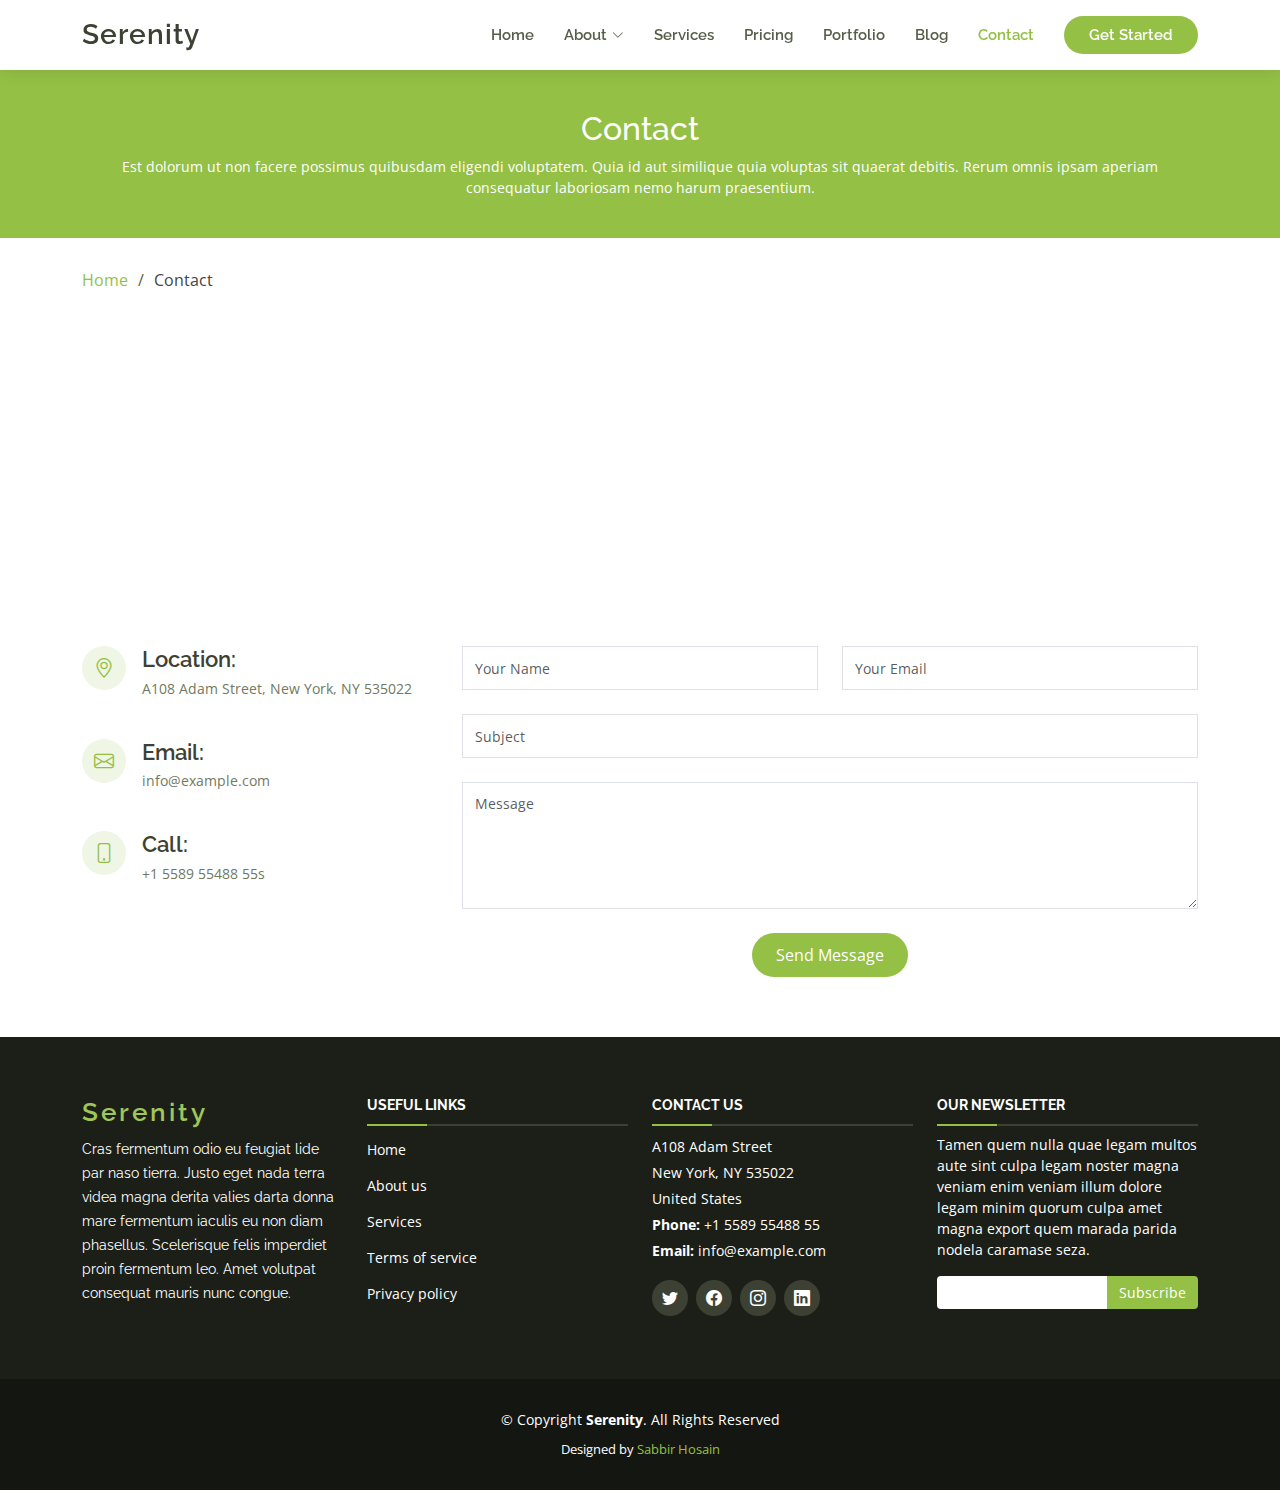
<file: contact.html>
<!DOCTYPE html>
<html lang="en">

<head>
  <meta charset="utf-8">
  <meta content="width=device-width, initial-scale=1.0" name="viewport">
  <title>Contact</title>


  <!-- Google Fonts -->
  <link href="https://fonts.googleapis.com/css?family=Open+Sans:300,300i,400,400i,600,600i,700,700i|Raleway:300,300i,400,400i,500,500i,600,600i,700,700i|Poppins:300,300i,400,400i,500,500i,600,600i,700,700i" rel="stylesheet">

  <!-- Vendor CSS Files -->
  <link href="assets/vendor/aos/aos.css" rel="stylesheet">
  <link href="assets/vendor/bootstrap/css/bootstrap.min.css" rel="stylesheet">
  <link href="assets/vendor/bootstrap-icons/bootstrap-icons.css" rel="stylesheet">
  <link href="assets/vendor/boxicons/css/boxicons.min.css" rel="stylesheet">
  <link href="assets/vendor/glightbox/css/glightbox.min.css" rel="stylesheet">
  <link href="assets/vendor/swiper/swiper-bundle.min.css" rel="stylesheet">

  <!-- Template Main CSS File -->
  <link href="assets/css/style.css" rel="stylesheet">

</head>

<body>

  <!-- ======= Header ======= -->
  <header id="header" class="fixed-top d-flex align-items-center">
    <div class="container d-flex align-items-center justify-content-between">

      <div class="logo">
        <h1 class="text-light"><a href="index.html">Serenity</a></h1>
        <!-- Uncomment below if you prefer to use an image logo -->
        <!-- <a href="index.html"><img src="assets/img/logo.png" alt="" class="img-fluid"></a>-->
      </div>

      <nav id="navbar" class="navbar">
        <ul>
          <li><a href="index.html">Home</a></li>
          <li class="dropdown"><a href="#"><span>About</span> <i class="bi bi-chevron-down"></i></a>
            <ul>
              <li><a href="about.html">About</a></li>
              <li><a href="team.html">Team</a></li>
            </ul>
          </li>
          <li><a href="services.html">Services</a></li>
          <li><a href="pricing.html">Pricing</a></li>
          <li><a href="portfolio.html">Portfolio</a></li>
          <li><a href="blog.html">Blog</a></li>
          <li><a class="active" href="contact.html">Contact</a></li>

          <li><a class="getstarted" href="about.html">Get Started</a></li>
        </ul>
        <i class="bi bi-list mobile-nav-toggle"></i>
      </nav><!-- .navbar -->

    </div>
  </header><!-- End Header -->

  <main id="main">

    <!-- ======= Breadcrumbs ======= -->
    <section id="breadcrumbs" class="breadcrumbs">
      <div class="breadcrumb-hero">
        <div class="container">
          <div class="breadcrumb-hero">
            <h2>Contact</h2>
            <p>Est dolorum ut non facere possimus quibusdam eligendi voluptatem. Quia id aut similique quia voluptas sit quaerat debitis. Rerum omnis ipsam aperiam consequatur laboriosam nemo harum praesentium. </p>
          </div>
        </div>
      </div>
      <div class="container">
        <ol>
          <li><a href="index.html">Home</a></li>
          <li>Contact</li>
        </ol>
      </div>
    </section><!-- End Breadcrumbs -->

    <!-- ======= Contact Section ======= -->
    <section id="contact" class="contact">
      <div class="container">

        <div>
          <iframe style="border:0; width: 100%; height: 270px;" src="https://www.google.com/maps/embed?pb=!1m14!1m8!1m3!1d12097.433213460943!2d-74.0062269!3d40.7101282!3m2!1i1024!2i768!4f13.1!3m3!1m2!1s0x0%3A0xb89d1fe6bc499443!2sDowntown+Conference+Center!5e0!3m2!1smk!2sbg!4v1539943755621" frameborder="0" allowfullscreen></iframe>
        </div>

        <div class="row mt-5">

          <div class="col-lg-4" data-aos="fade-right">
            <div class="info">
              <div class="address">
                <i class="bi bi-geo-alt"></i>
                <h4>Location:</h4>
                <p>A108 Adam Street, New York, NY 535022</p>
              </div>

              <div class="email">
                <i class="bi bi-envelope"></i>
                <h4>Email:</h4>
                <p>info@example.com</p>
              </div>

              <div class="phone">
                <i class="bi bi-phone"></i>
                <h4>Call:</h4>
                <p>+1 5589 55488 55s</p>
              </div>

            </div>

          </div>

          <div class="col-lg-8 mt-5 mt-lg-0" data-aos="fade-left">

            <form action="forms/contact.php" method="post" role="form" class="php-email-form">
              <div class="row">
                <div class="col-md-6 form-group">
                  <input type="text" name="name" class="form-control" id="name" placeholder="Your Name" required>
                </div>
                <div class="col-md-6 form-group mt-3 mt-md-0">
                  <input type="email" class="form-control" name="email" id="email" placeholder="Your Email" required>
                </div>
              </div>
              <div class="form-group mt-3">
                <input type="text" class="form-control" name="subject" id="subject" placeholder="Subject" required>
              </div>
              <div class="form-group mt-3">
                <textarea class="form-control" name="message" rows="5" placeholder="Message" required></textarea>
              </div>
              <div class="my-3">
                <div class="loading">Loading</div>
                <div class="error-message"></div>
                <div class="sent-message">Your message has been sent. Thank you!</div>
              </div>
              <div class="text-center"><button type="submit">Send Message</button></div>
            </form>

          </div>

        </div>

      </div>
    </section><!-- End Contact Section -->

  </main><!-- End #main -->

  <!-- ======= Footer ======= -->
  <footer id="footer">
    <div class="footer-top">
      <div class="container">
        <div class="row">

          <div class="col-lg-3 col-md-6 footer-info">
            <h3>Serenity</h3>
            <p>Cras fermentum odio eu feugiat lide par naso tierra. Justo eget nada terra videa magna derita valies darta donna mare fermentum iaculis eu non diam phasellus. Scelerisque felis imperdiet proin fermentum leo. Amet volutpat consequat mauris nunc congue.</p>
          </div>

          <div class="col-lg-3 col-md-6 footer-links">
            <h4>Useful Links</h4>
            <ul>
              <li><a href="#">Home</a></li>
              <li><a href="#">About us</a></li>
              <li><a href="#">Services</a></li>
              <li><a href="#">Terms of service</a></li>
              <li><a href="#">Privacy policy</a></li>
            </ul>
          </div>

          <div class="col-lg-3 col-md-6 footer-contact">
            <h4>Contact Us</h4>
            <p>
              A108 Adam Street <br>
              New York, NY 535022<br>
              United States <br>
              <strong>Phone:</strong> +1 5589 55488 55<br>
              <strong>Email:</strong> info@example.com<br>
            </p>

            <div class="social-links">
              <a href="#" class="twitter"><i class="bi bi-twitter"></i></a>
              <a href="#" class="facebook"><i class="bi bi-facebook"></i></a>
              <a href="#" class="instagram"><i class="bi bi-instagram"></i></a>
              <a href="#" class="linkedin"><i class="bi bi-linkedin"></i></a>
            </div>

          </div>

          <div class="col-lg-3 col-md-6 footer-newsletter">
            <h4>Our Newsletter</h4>
            <p>Tamen quem nulla quae legam multos aute sint culpa legam noster magna veniam enim veniam illum dolore legam minim quorum culpa amet magna export quem marada parida nodela caramase seza.</p>
            <form action="" method="post">
              <input type="email" name="email"><input type="submit" value="Subscribe">
            </form>
          </div>

        </div>
      </div>
    </div>

    <div class="container">
      <div class="copyright">
        &copy; Copyright <strong><span>Serenity</span></strong>. All Rights Reserved
      </div>
      <div class="credits">
        Designed by <a href="#">Sabbir Hosain</a>
      </div>
    </div>
  </footer><!-- End Footer -->

  <a href="#" class="back-to-top d-flex align-items-center justify-content-center"><i class="bi bi-arrow-up-short"></i></a>

  <!-- Vendor JS Files -->
  <script src="assets/vendor/purecounter/purecounter_vanilla.js"></script>
  <script src="assets/vendor/aos/aos.js"></script>
  <script src="assets/vendor/bootstrap/js/bootstrap.bundle.min.js"></script>
  <script src="assets/vendor/glightbox/js/glightbox.min.js"></script>
  <script src="assets/vendor/isotope-layout/isotope.pkgd.min.js"></script>
  <script src="assets/vendor/swiper/swiper-bundle.min.js"></script>
  <script src="assets/vendor/waypoints/noframework.waypoints.js"></script>
  <script src="assets/vendor/php-email-form/validate.js"></script>

  <!-- Template Main JS File -->
  <script src="assets/js/main.js"></script>

</body>

</html>
</file>
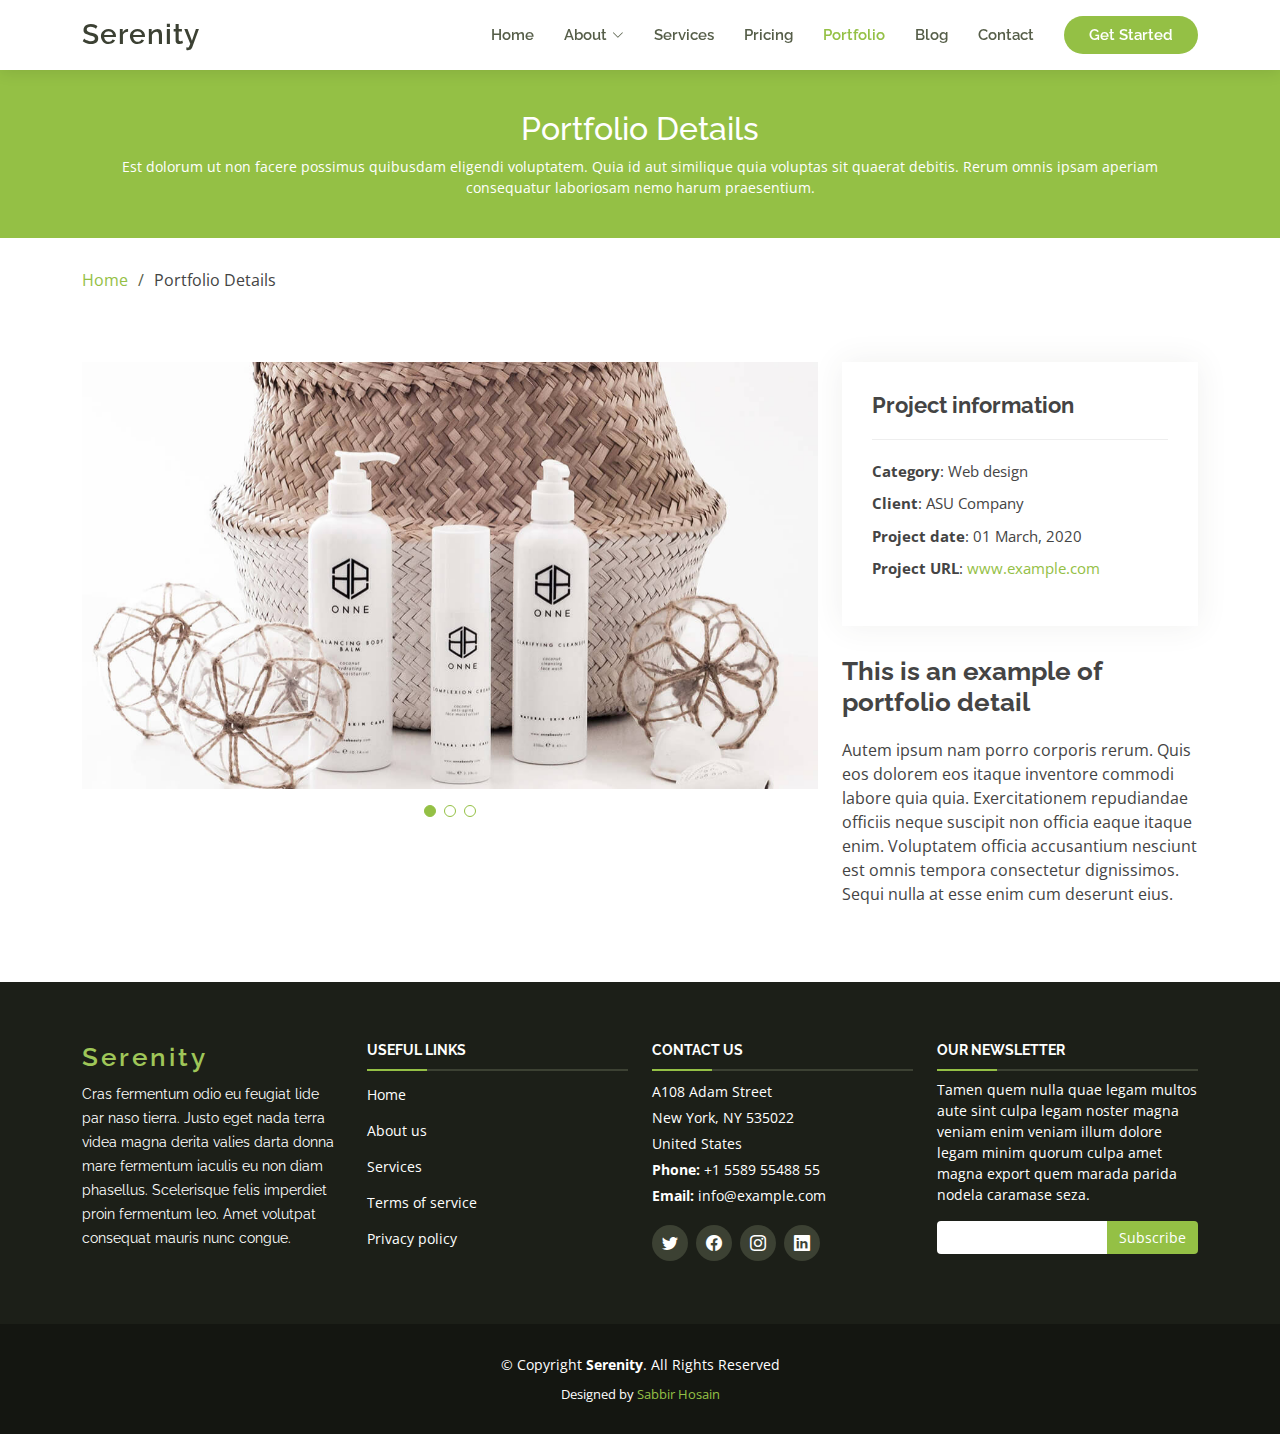
<file: portfolio-details.html>
<!DOCTYPE html>
<html lang="en">

<head>
  <meta charset="utf-8">
  <meta content="width=device-width, initial-scale=1.0" name="viewport">
  <title>Portfolio Details</title>


  <!-- Google Fonts -->
  <link href="https://fonts.googleapis.com/css?family=Open+Sans:300,300i,400,400i,600,600i,700,700i|Raleway:300,300i,400,400i,500,500i,600,600i,700,700i|Poppins:300,300i,400,400i,500,500i,600,600i,700,700i" rel="stylesheet">

  <!-- Vendor CSS Files -->
  <link href="assets/vendor/aos/aos.css" rel="stylesheet">
  <link href="assets/vendor/bootstrap/css/bootstrap.min.css" rel="stylesheet">
  <link href="assets/vendor/bootstrap-icons/bootstrap-icons.css" rel="stylesheet">
  <link href="assets/vendor/boxicons/css/boxicons.min.css" rel="stylesheet">
  <link href="assets/vendor/glightbox/css/glightbox.min.css" rel="stylesheet">
  <link href="assets/vendor/swiper/swiper-bundle.min.css" rel="stylesheet">

  <!-- Template Main CSS File -->
  <link href="assets/css/style.css" rel="stylesheet">
</head>

<body>

  <!-- ======= Header ======= -->
  <header id="header" class="fixed-top d-flex align-items-center">
    <div class="container d-flex align-items-center justify-content-between">

      <div class="logo">
        <h1 class="text-light"><a href="index.html">Serenity</a></h1>
        <!-- Uncomment below if you prefer to use an image logo -->
        <!-- <a href="index.html"><img src="assets/img/logo.png" alt="" class="img-fluid"></a>-->
      </div>

      <nav id="navbar" class="navbar">
        <ul>
          <li><a href="index.html">Home</a></li>
          <li class="dropdown"><a href="#"><span>About</span> <i class="bi bi-chevron-down"></i></a>
            <ul>
              <li><a href="about.html">About</a></li>
              <li><a href="team.html">Team</a></li>
            </ul>
          </li>
          <li><a href="services.html">Services</a></li>
          <li><a href="pricing.html">Pricing</a></li>
          <li><a class="active" href="portfolio.html">Portfolio</a></li>
          <li><a href="blog.html">Blog</a></li>
          <li><a href="contact.html">Contact</a></li>

          <li><a class="getstarted" href="about.html">Get Started</a></li>
        </ul>
        <i class="bi bi-list mobile-nav-toggle"></i>
      </nav><!-- .navbar -->

    </div>
  </header><!-- End Header -->

  <main id="main">

    <!-- ======= Breadcrumbs ======= -->
    <section id="breadcrumbs" class="breadcrumbs">
      <div class="breadcrumb-hero">
        <div class="container">
          <div class="breadcrumb-hero">
            <h2>Portfolio Details</h2>
            <p>Est dolorum ut non facere possimus quibusdam eligendi voluptatem. Quia id aut similique quia voluptas sit quaerat debitis. Rerum omnis ipsam aperiam consequatur laboriosam nemo harum praesentium. </p>
          </div>
        </div>
      </div>
      <div class="container">
        <ol>
          <li><a href="index.html">Home</a></li>
          <li>Portfolio Details</li>
        </ol>
      </div>
    </section><!-- End Breadcrumbs -->

    <!-- ======= Portfolio Details Section ======= -->
    <section id="portfolio-details" class="portfolio-details">
      <div class="container">

        <div class="row gy-4">

          <div class="col-lg-8">
            <div class="portfolio-details-slider swiper">
              <div class="swiper-wrapper align-items-center">

                <div class="swiper-slide">
                  <img src="assets/img/portfolio/portfolio-details-1.jpg" alt="">
                </div>

                <div class="swiper-slide">
                  <img src="assets/img/portfolio/portfolio-details-2.jpg" alt="">
                </div>

                <div class="swiper-slide">
                  <img src="assets/img/portfolio/portfolio-details-3.jpg" alt="">
                </div>

              </div>
              <div class="swiper-pagination"></div>
            </div>
          </div>

          <div class="col-lg-4">
            <div class="portfolio-info">
              <h3>Project information</h3>
              <ul>
                <li><strong>Category</strong>: Web design</li>
                <li><strong>Client</strong>: ASU Company</li>
                <li><strong>Project date</strong>: 01 March, 2020</li>
                <li><strong>Project URL</strong>: <a href="#">www.example.com</a></li>
              </ul>
            </div>
            <div class="portfolio-description">
              <h2>This is an example of portfolio detail</h2>
              <p>
                Autem ipsum nam porro corporis rerum. Quis eos dolorem eos itaque inventore commodi labore quia quia. Exercitationem repudiandae officiis neque suscipit non officia eaque itaque enim. Voluptatem officia accusantium nesciunt est omnis tempora consectetur dignissimos. Sequi nulla at esse enim cum deserunt eius.
              </p>
            </div>
          </div>

        </div>

      </div>
    </section><!-- End Portfolio Details Section -->

  </main><!-- End #main -->

  <!-- ======= Footer ======= -->
  <footer id="footer">
    <div class="footer-top">
      <div class="container">
        <div class="row">

          <div class="col-lg-3 col-md-6 footer-info">
            <h3>Serenity</h3>
            <p>Cras fermentum odio eu feugiat lide par naso tierra. Justo eget nada terra videa magna derita valies darta donna mare fermentum iaculis eu non diam phasellus. Scelerisque felis imperdiet proin fermentum leo. Amet volutpat consequat mauris nunc congue.</p>
          </div>

          <div class="col-lg-3 col-md-6 footer-links">
            <h4>Useful Links</h4>
            <ul>
              <li><a href="#">Home</a></li>
              <li><a href="#">About us</a></li>
              <li><a href="#">Services</a></li>
              <li><a href="#">Terms of service</a></li>
              <li><a href="#">Privacy policy</a></li>
            </ul>
          </div>

          <div class="col-lg-3 col-md-6 footer-contact">
            <h4>Contact Us</h4>
            <p>
              A108 Adam Street <br>
              New York, NY 535022<br>
              United States <br>
              <strong>Phone:</strong> +1 5589 55488 55<br>
              <strong>Email:</strong> info@example.com<br>
            </p>

            <div class="social-links">
              <a href="#" class="twitter"><i class="bi bi-twitter"></i></a>
              <a href="#" class="facebook"><i class="bi bi-facebook"></i></a>
              <a href="#" class="instagram"><i class="bi bi-instagram"></i></a>
              <a href="#" class="linkedin"><i class="bi bi-linkedin"></i></a>
            </div>

          </div>

          <div class="col-lg-3 col-md-6 footer-newsletter">
            <h4>Our Newsletter</h4>
            <p>Tamen quem nulla quae legam multos aute sint culpa legam noster magna veniam enim veniam illum dolore legam minim quorum culpa amet magna export quem marada parida nodela caramase seza.</p>
            <form action="" method="post">
              <input type="email" name="email"><input type="submit" value="Subscribe">
            </form>
          </div>

        </div>
      </div>
    </div>

    <div class="container">
      <div class="copyright">
        &copy; Copyright <strong><span>Serenity</span></strong>. All Rights Reserved
      </div>
      <div class="credits">
        Designed by <a href="#">Sabbir Hosain</a>
      </div>
    </div>
  </footer><!-- End Footer -->

  <a href="#" class="back-to-top d-flex align-items-center justify-content-center"><i class="bi bi-arrow-up-short"></i></a>

  <!-- Vendor JS Files -->
  <script src="assets/vendor/purecounter/purecounter_vanilla.js"></script>
  <script src="assets/vendor/aos/aos.js"></script>
  <script src="assets/vendor/bootstrap/js/bootstrap.bundle.min.js"></script>
  <script src="assets/vendor/glightbox/js/glightbox.min.js"></script>
  <script src="assets/vendor/isotope-layout/isotope.pkgd.min.js"></script>
  <script src="assets/vendor/swiper/swiper-bundle.min.js"></script>
  <script src="assets/vendor/waypoints/noframework.waypoints.js"></script>
  <script src="assets/vendor/php-email-form/validate.js"></script>

  <!-- Template Main JS File -->
  <script src="assets/js/main.js"></script>

</body>

</html>
</file>
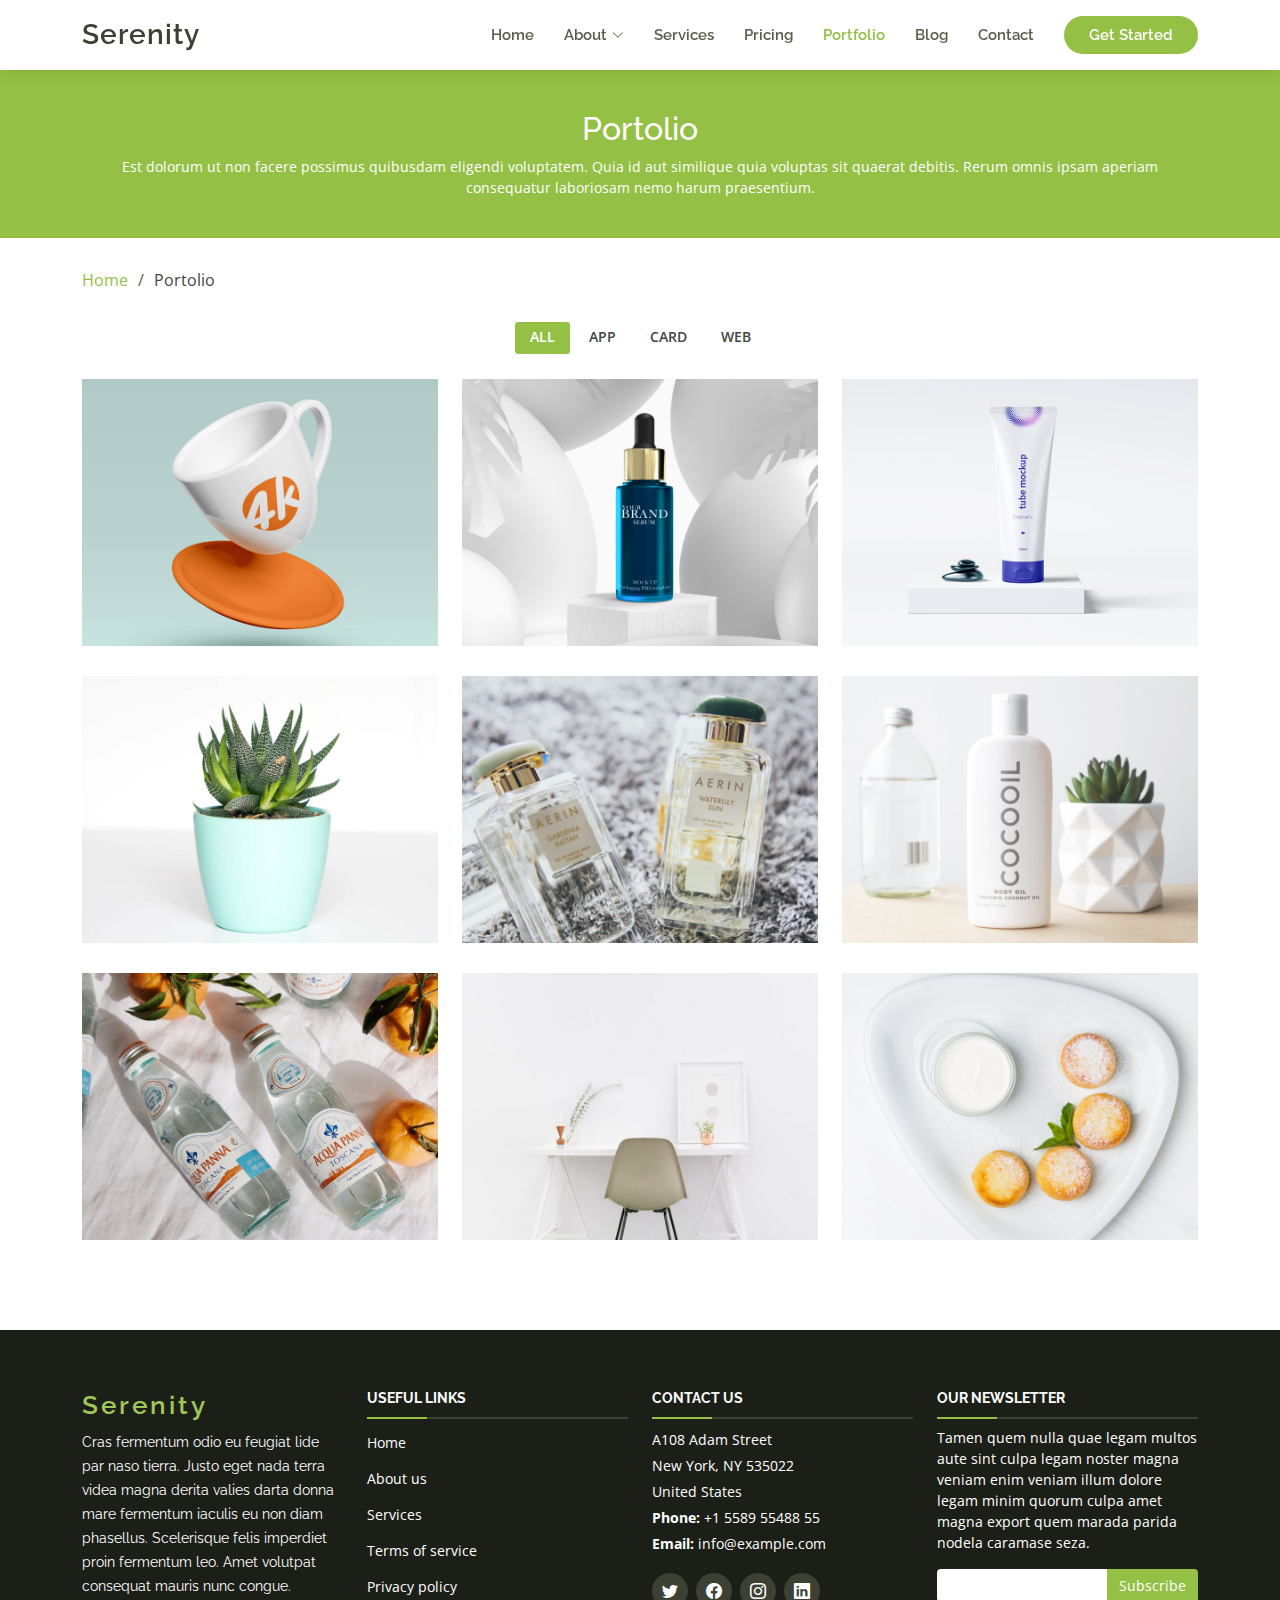
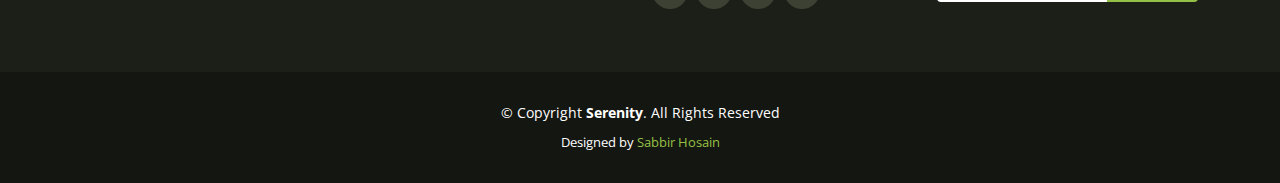
<file: portfolio.html>
<!DOCTYPE html>
<html lang="en">

<head>
  <meta charset="utf-8">
  <meta content="width=device-width, initial-scale=1.0" name="viewport">
  <title>Portfolio</title>

  <!-- Google Fonts -->
  <link href="https://fonts.googleapis.com/css?family=Open+Sans:300,300i,400,400i,600,600i,700,700i|Raleway:300,300i,400,400i,500,500i,600,600i,700,700i|Poppins:300,300i,400,400i,500,500i,600,600i,700,700i" rel="stylesheet">

  <!-- Vendor CSS Files -->
  <link href="assets/vendor/aos/aos.css" rel="stylesheet">
  <link href="assets/vendor/bootstrap/css/bootstrap.min.css" rel="stylesheet">
  <link href="assets/vendor/bootstrap-icons/bootstrap-icons.css" rel="stylesheet">
  <link href="assets/vendor/boxicons/css/boxicons.min.css" rel="stylesheet">
  <link href="assets/vendor/glightbox/css/glightbox.min.css" rel="stylesheet">
  <link href="assets/vendor/swiper/swiper-bundle.min.css" rel="stylesheet">

  <!-- Template Main CSS File -->
  <link href="assets/css/style.css" rel="stylesheet">

</head>

<body>

  <!-- ======= Header ======= -->
  <header id="header" class="fixed-top d-flex align-items-center">
    <div class="container d-flex align-items-center justify-content-between">

      <div class="logo">
        <h1 class="text-light"><a href="index.html">Serenity</a></h1>
        <!-- Uncomment below if you prefer to use an image logo -->
        <!-- <a href="index.html"><img src="assets/img/logo.png" alt="" class="img-fluid"></a>-->
      </div>

      <nav id="navbar" class="navbar">
        <ul>
          <li><a href="index.html">Home</a></li>
          <li class="dropdown"><a href="#"><span>About</span> <i class="bi bi-chevron-down"></i></a>
            <ul>
              <li><a href="about.html">About</a></li>
              <li><a href="team.html">Team</a></li>
            </ul>
          </li>
          <li><a href="services.html">Services</a></li>
          <li><a href="pricing.html">Pricing</a></li>
          <li><a class="active" href="portfolio.html">Portfolio</a></li>
          <li><a href="blog.html">Blog</a></li>
          <li><a href="contact.html">Contact</a></li>

          <li><a class="getstarted" href="about.html">Get Started</a></li>
        </ul>
        <i class="bi bi-list mobile-nav-toggle"></i>
      </nav><!-- .navbar -->

    </div>
  </header><!-- End Header -->

  <main id="main">

    <!-- ======= Breadcrumbs ======= -->
    <section id="breadcrumbs" class="breadcrumbs">
      <div class="breadcrumb-hero">
        <div class="container">
          <div class="breadcrumb-hero">
            <h2>Portolio</h2>
            <p>Est dolorum ut non facere possimus quibusdam eligendi voluptatem. Quia id aut similique quia voluptas sit quaerat debitis. Rerum omnis ipsam aperiam consequatur laboriosam nemo harum praesentium. </p>
          </div>
        </div>
      </div>
      <div class="container">
        <ol>
          <li><a href="index.html">Home</a></li>
          <li>Portolio</li>
        </ol>
      </div>
    </section><!-- End Breadcrumbs -->

    <!-- ======= Portfolio Section ======= -->
    <section id="portfolio" class="portfolio">
      <div class="container">

        <div class="row">
          <div class="col-lg-12 d-flex justify-content-center" data-aos="fade-up">
            <ul id="portfolio-flters">
              <li data-filter="*" class="filter-active">All</li>
              <li data-filter=".filter-app">App</li>
              <li data-filter=".filter-card">Card</li>
              <li data-filter=".filter-web">Web</li>
            </ul>
          </div>
        </div>

        <div class="row portfolio-container" data-aos="fade-up">

          <div class="col-lg-4 col-md-6 portfolio-item filter-app">
            <div class="portfolio-wrap">
              <img src="assets/img/portfolio/portfolio-1.jpg" class="img-fluid" alt="">
              <div class="portfolio-info">
                <h4>App 1</h4>
                <p>App</p>
                <div class="portfolio-links">
                  <a href="assets/img/portfolio/portfolio-1.jpg" data-gallery="portfolioGallery" class="portfolio-lightbox" title="App 1"><i class="bx bx-plus"></i></a>
                  <a href="portfolio-details.html" title="More Details"><i class="bx bx-link"></i></a>
                </div>
              </div>
            </div>
          </div>

          <div class="col-lg-4 col-md-6 portfolio-item filter-web">
            <div class="portfolio-wrap">
              <img src="assets/img/portfolio/portfolio-2.jpg" class="img-fluid" alt="">
              <div class="portfolio-info">
                <h4>Web 3</h4>
                <p>Web</p>
                <div class="portfolio-links">
                  <a href="assets/img/portfolio/portfolio-2.jpg" data-gallery="portfolioGallery" class="portfolio-lightbox" title="Web 3"><i class="bx bx-plus"></i></a>
                  <a href="portfolio-details.html" title="More Details"><i class="bx bx-link"></i></a>
                </div>
              </div>
            </div>
          </div>

          <div class="col-lg-4 col-md-6 portfolio-item filter-app">
            <div class="portfolio-wrap">
              <img src="assets/img/portfolio/portfolio-3.jpg" class="img-fluid" alt="">
              <div class="portfolio-info">
                <h4>App 2</h4>
                <p>App</p>
                <div class="portfolio-links">
                  <a href="assets/img/portfolio/portfolio-3.jpg" data-gallery="portfolioGallery" class="portfolio-lightbox" title="App 2"><i class="bx bx-plus"></i></a>
                  <a href="portfolio-details.html" title="More Details"><i class="bx bx-link"></i></a>
                </div>
              </div>
            </div>
          </div>

          <div class="col-lg-4 col-md-6 portfolio-item filter-card">
            <div class="portfolio-wrap">
              <img src="assets/img/portfolio/portfolio-4.jpg" class="img-fluid" alt="">
              <div class="portfolio-info">
                <h4>Card 2</h4>
                <p>Card</p>
                <div class="portfolio-links">
                  <a href="assets/img/portfolio/portfolio-4.jpg" data-gallery="portfolioGallery" class="portfolio-lightbox" title="Card 2"><i class="bx bx-plus"></i></a>
                  <a href="portfolio-details.html" title="More Details"><i class="bx bx-link"></i></a>
                </div>
              </div>
            </div>
          </div>

          <div class="col-lg-4 col-md-6 portfolio-item filter-web">
            <div class="portfolio-wrap">
              <img src="assets/img/portfolio/portfolio-5.jpg" class="img-fluid" alt="">
              <div class="portfolio-info">
                <h4>Web 2</h4>
                <p>Web</p>
                <div class="portfolio-links">
                  <a href="assets/img/portfolio/portfolio-5.jpg" data-gallery="portfolioGallery" class="portfolio-lightbox" title="Web 2"><i class="bx bx-plus"></i></a>
                  <a href="portfolio-details.html" title="More Details"><i class="bx bx-link"></i></a>
                </div>
              </div>
            </div>
          </div>

          <div class="col-lg-4 col-md-6 portfolio-item filter-app">
            <div class="portfolio-wrap">
              <img src="assets/img/portfolio/portfolio-6.jpg" class="img-fluid" alt="">
              <div class="portfolio-info">
                <h4>App 3</h4>
                <p>App</p>
                <div class="portfolio-links">
                  <a href="assets/img/portfolio/portfolio-6.jpg" data-gallery="portfolioGallery" class="portfolio-lightbox" title="App 3"><i class="bx bx-plus"></i></a>
                  <a href="portfolio-details.html" title="More Details"><i class="bx bx-link"></i></a>
                </div>
              </div>
            </div>
          </div>

          <div class="col-lg-4 col-md-6 portfolio-item filter-card">
            <div class="portfolio-wrap">
              <img src="assets/img/portfolio/portfolio-7.jpg" class="img-fluid" alt="">
              <div class="portfolio-info">
                <h4>Card 1</h4>
                <p>Card</p>
                <div class="portfolio-links">
                  <a href="assets/img/portfolio/portfolio-7.jpg" data-gallery="portfolioGallery" class="portfolio-lightbox" title="Card 1"><i class="bx bx-plus"></i></a>
                  <a href="portfolio-details.html" title="More Details"><i class="bx bx-link"></i></a>
                </div>
              </div>
            </div>
          </div>

          <div class="col-lg-4 col-md-6 portfolio-item filter-card">
            <div class="portfolio-wrap">
              <img src="assets/img/portfolio/portfolio-8.jpg" class="img-fluid" alt="">
              <div class="portfolio-info">
                <h4>Card 3</h4>
                <p>Card</p>
                <div class="portfolio-links">
                  <a href="assets/img/portfolio/portfolio-8.jpg" data-gallery="portfolioGallery" class="portfolio-lightbox" title="Card 3"><i class="bx bx-plus"></i></a>
                  <a href="portfolio-details.html" title="More Details"><i class="bx bx-link"></i></a>
                </div>
              </div>
            </div>
          </div>

          <div class="col-lg-4 col-md-6 portfolio-item filter-web">
            <div class="portfolio-wrap">
              <img src="assets/img/portfolio/portfolio-9.jpg" class="img-fluid" alt="">
              <div class="portfolio-info">
                <h4>Web 3</h4>
                <p>Web</p>
                <div class="portfolio-links">
                  <a href="assets/img/portfolio/portfolio-9.jpg" data-gallery="portfolioGallery" class="portfolio-lightbox" title="Web 3"><i class="bx bx-plus"></i></a>
                  <a href="portfolio-details.html" title="More Details"><i class="bx bx-link"></i></a>
                </div>
              </div>
            </div>
          </div>

        </div>

      </div>
    </section><!-- End Portfolio Section -->

  </main><!-- End #main -->

  <!-- ======= Footer ======= -->
  <footer id="footer">
    <div class="footer-top">
      <div class="container">
        <div class="row">

          <div class="col-lg-3 col-md-6 footer-info">
            <h3>Serenity</h3>
            <p>Cras fermentum odio eu feugiat lide par naso tierra. Justo eget nada terra videa magna derita valies darta donna mare fermentum iaculis eu non diam phasellus. Scelerisque felis imperdiet proin fermentum leo. Amet volutpat consequat mauris nunc congue.</p>
          </div>

          <div class="col-lg-3 col-md-6 footer-links">
            <h4>Useful Links</h4>
            <ul>
              <li><a href="#">Home</a></li>
              <li><a href="#">About us</a></li>
              <li><a href="#">Services</a></li>
              <li><a href="#">Terms of service</a></li>
              <li><a href="#">Privacy policy</a></li>
            </ul>
          </div>

          <div class="col-lg-3 col-md-6 footer-contact">
            <h4>Contact Us</h4>
            <p>
              A108 Adam Street <br>
              New York, NY 535022<br>
              United States <br>
              <strong>Phone:</strong> +1 5589 55488 55<br>
              <strong>Email:</strong> info@example.com<br>
            </p>

            <div class="social-links">
              <a href="#" class="twitter"><i class="bi bi-twitter"></i></a>
              <a href="#" class="facebook"><i class="bi bi-facebook"></i></a>
              <a href="#" class="instagram"><i class="bi bi-instagram"></i></a>
              <a href="#" class="linkedin"><i class="bi bi-linkedin"></i></a>
            </div>

          </div>

          <div class="col-lg-3 col-md-6 footer-newsletter">
            <h4>Our Newsletter</h4>
            <p>Tamen quem nulla quae legam multos aute sint culpa legam noster magna veniam enim veniam illum dolore legam minim quorum culpa amet magna export quem marada parida nodela caramase seza.</p>
            <form action="" method="post">
              <input type="email" name="email"><input type="submit" value="Subscribe">
            </form>
          </div>

        </div>
      </div>
    </div>

    <div class="container">
      <div class="copyright">
        &copy; Copyright <strong><span>Serenity</span></strong>. All Rights Reserved
      </div>
      <div class="credits">
        Designed by <a href="#">Sabbir Hosain</a>
      </div>
    </div>
  </footer><!-- End Footer -->

  <a href="#" class="back-to-top d-flex align-items-center justify-content-center"><i class="bi bi-arrow-up-short"></i></a>

  <!-- Vendor JS Files -->
  <script src="assets/vendor/purecounter/purecounter_vanilla.js"></script>
  <script src="assets/vendor/aos/aos.js"></script>
  <script src="assets/vendor/bootstrap/js/bootstrap.bundle.min.js"></script>
  <script src="assets/vendor/glightbox/js/glightbox.min.js"></script>
  <script src="assets/vendor/isotope-layout/isotope.pkgd.min.js"></script>
  <script src="assets/vendor/swiper/swiper-bundle.min.js"></script>
  <script src="assets/vendor/waypoints/noframework.waypoints.js"></script>
  <script src="assets/vendor/php-email-form/validate.js"></script>

  <!-- Template Main JS File -->
  <script src="assets/js/main.js"></script>

</body>

</html>
</file>
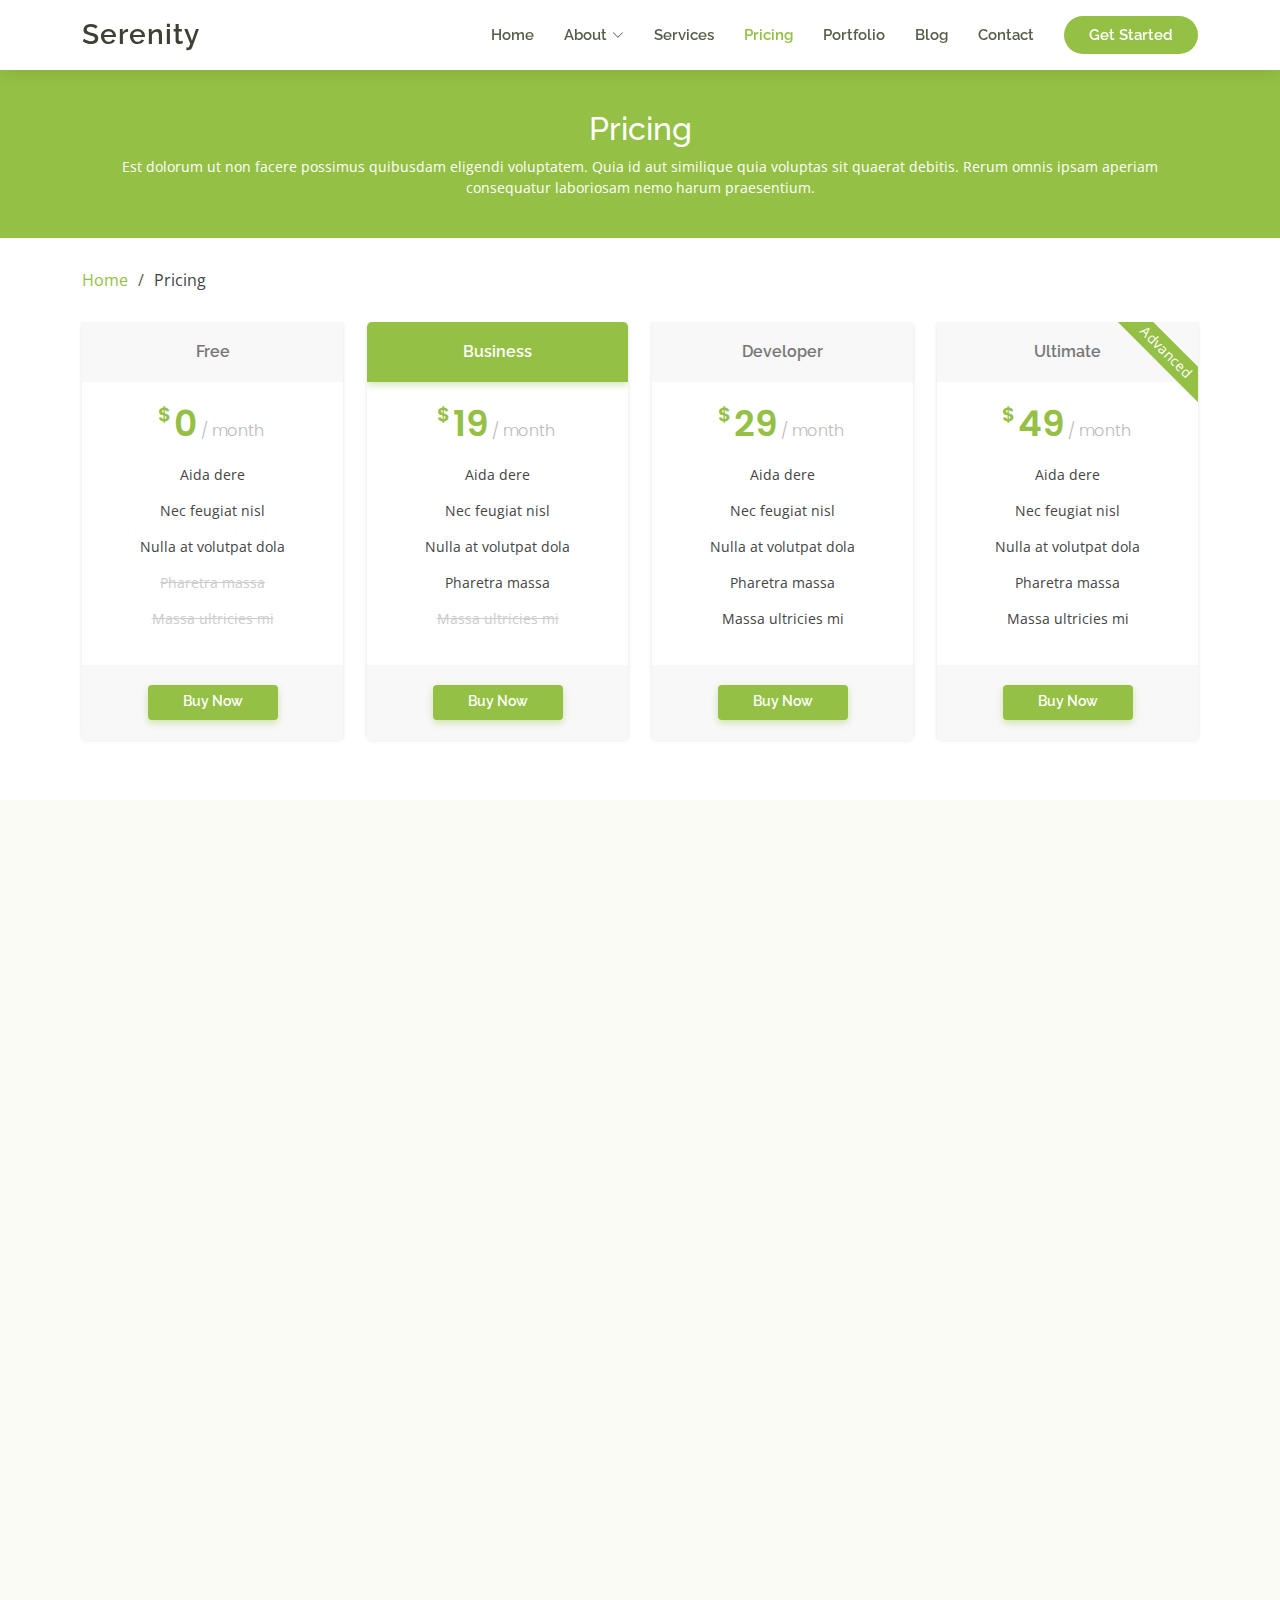
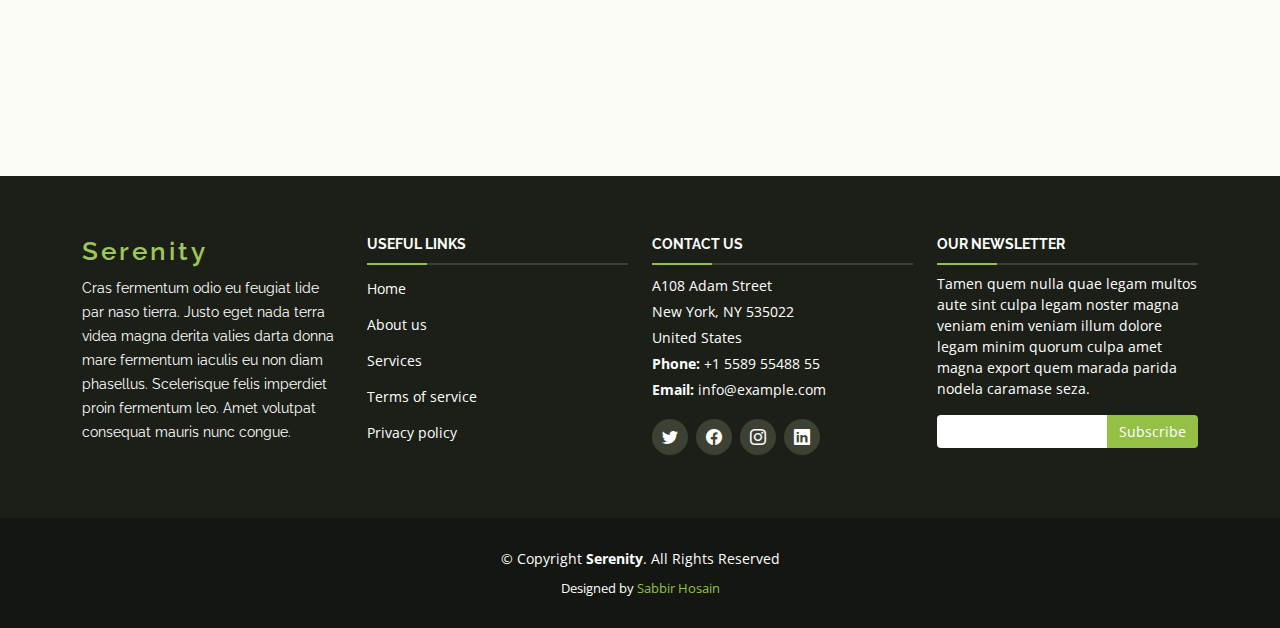
<file: pricing.html>
<!DOCTYPE html>
<html lang="en">

<head>
  <meta charset="utf-8">
  <meta content="width=device-width, initial-scale=1.0" name="viewport">
  <title>Pricing</title>

  <!-- Google Fonts -->
  <link href="https://fonts.googleapis.com/css?family=Open+Sans:300,300i,400,400i,600,600i,700,700i|Raleway:300,300i,400,400i,500,500i,600,600i,700,700i|Poppins:300,300i,400,400i,500,500i,600,600i,700,700i" rel="stylesheet">

  <!-- Vendor CSS Files -->
  <link href="assets/vendor/aos/aos.css" rel="stylesheet">
  <link href="assets/vendor/bootstrap/css/bootstrap.min.css" rel="stylesheet">
  <link href="assets/vendor/bootstrap-icons/bootstrap-icons.css" rel="stylesheet">
  <link href="assets/vendor/boxicons/css/boxicons.min.css" rel="stylesheet">
  <link href="assets/vendor/glightbox/css/glightbox.min.css" rel="stylesheet">
  <link href="assets/vendor/swiper/swiper-bundle.min.css" rel="stylesheet">

  <!-- Template Main CSS File -->
  <link href="assets/css/style.css" rel="stylesheet">

</head>

<body>

  <!-- ======= Header ======= -->
  <header id="header" class="fixed-top d-flex align-items-center">
    <div class="container d-flex align-items-center justify-content-between">

      <div class="logo">
        <h1 class="text-light"><a href="index.html">Serenity</a></h1>
        <!-- Uncomment below if you prefer to use an image logo -->
        <!-- <a href="index.html"><img src="assets/img/logo.png" alt="" class="img-fluid"></a>-->
      </div>

      <nav id="navbar" class="navbar">
        <ul>
          <li><a href="index.html">Home</a></li>
          <li class="dropdown"><a href="#"><span>About</span> <i class="bi bi-chevron-down"></i></a>
            <ul>
              <li><a href="about.html">About</a></li>
              <li><a href="team.html">Team</a></li>
            </ul>
          </li>
          <li><a href="services.html">Services</a></li>
          <li><a class="active" href="pricing.html">Pricing</a></li>
          <li><a href="portfolio.html">Portfolio</a></li>
          <li><a href="blog.html">Blog</a></li>
          <li><a href="contact.html">Contact</a></li>

          <li><a class="getstarted" href="about.html">Get Started</a></li>
        </ul>
        <i class="bi bi-list mobile-nav-toggle"></i>
      </nav><!-- .navbar -->

    </div>
  </header><!-- End Header -->

  <main id="main">

    <!-- ======= Breadcrumbs ======= -->
    <section id="breadcrumbs" class="breadcrumbs">
      <div class="breadcrumb-hero">
        <div class="container">
          <div class="breadcrumb-hero">
            <h2>Pricing</h2>
            <p>Est dolorum ut non facere possimus quibusdam eligendi voluptatem. Quia id aut similique quia voluptas sit quaerat debitis. Rerum omnis ipsam aperiam consequatur laboriosam nemo harum praesentium. </p>
          </div>
        </div>
      </div>
      <div class="container">
        <ol>
          <li><a href="index.html">Home</a></li>
          <li>Pricing</li>
        </ol>
      </div>
    </section><!-- End Breadcrumbs -->

    <!-- ======= Pricing Section ======= -->
    <section id="pricing" class="pricing">
      <div class="container">

        <div class="row">

          <div class="col-lg-3 col-md-6">
            <div class="box" data-aos="fade-up">
              <h3>Free</h3>
              <h4><sup>$</sup>0<span> / month</span></h4>
              <ul>
                <li>Aida dere</li>
                <li>Nec feugiat nisl</li>
                <li>Nulla at volutpat dola</li>
                <li class="na">Pharetra massa</li>
                <li class="na">Massa ultricies mi</li>
              </ul>
              <div class="btn-wrap">
                <a href="#" class="btn-buy">Buy Now</a>
              </div>
            </div>
          </div>

          <div class="col-lg-3 col-md-6 mt-4 mt-md-0">
            <div class="box featured" data-aos="fade-up" data-aos-delay="100">
              <h3>Business</h3>
              <h4><sup>$</sup>19<span> / month</span></h4>
              <ul>
                <li>Aida dere</li>
                <li>Nec feugiat nisl</li>
                <li>Nulla at volutpat dola</li>
                <li>Pharetra massa</li>
                <li class="na">Massa ultricies mi</li>
              </ul>
              <div class="btn-wrap">
                <a href="#" class="btn-buy">Buy Now</a>
              </div>
            </div>
          </div>

          <div class="col-lg-3 col-md-6 mt-4 mt-lg-0">
            <div class="box" data-aos="fade-up" data-aos-delay="200">
              <h3>Developer</h3>
              <h4><sup>$</sup>29<span> / month</span></h4>
              <ul>
                <li>Aida dere</li>
                <li>Nec feugiat nisl</li>
                <li>Nulla at volutpat dola</li>
                <li>Pharetra massa</li>
                <li>Massa ultricies mi</li>
              </ul>
              <div class="btn-wrap">
                <a href="#" class="btn-buy">Buy Now</a>
              </div>
            </div>
          </div>

          <div class="col-lg-3 col-md-6 mt-4 mt-lg-0">
            <div class="box" data-aos="fade-up" data-aos-delay="300">
              <span class="advanced">Advanced</span>
              <h3>Ultimate</h3>
              <h4><sup>$</sup>49<span> / month</span></h4>
              <ul>
                <li>Aida dere</li>
                <li>Nec feugiat nisl</li>
                <li>Nulla at volutpat dola</li>
                <li>Pharetra massa</li>
                <li>Massa ultricies mi</li>
              </ul>
              <div class="btn-wrap">
                <a href="#" class="btn-buy">Buy Now</a>
              </div>
            </div>
          </div>

        </div>

      </div>
    </section><!-- End Pricing Section -->

    <!-- ======= Frequently Asked Questions Section ======= -->
    <section id="faq" class="faq section-bg">
      <div class="container">

        <div class="section-title" data-aos="fade-up">
          <h2>Frequently Asked Questions</h2>
          <p>Magnam dolores commodi suscipit. Necessitatibus eius consequatur ex aliquid fuga eum quidem. Sit sint consectetur velit. Quisquam quos quisquam cupiditate. Et nemo qui impedit suscipit alias ea. Quia fugiat sit in iste officiis commodi quidem hic quas.</p>
        </div>

        <div class="row faq-item d-flex align-items-stretch" data-aos="fade-up">
          <div class="col-lg-5">
            <i class="bx bx-help-circle"></i>
            <h4>Non consectetur a erat nam at lectus urna duis?</h4>
          </div>
          <div class="col-lg-7">
            <p>
              Feugiat pretium nibh ipsum consequat. Tempus iaculis urna id volutpat lacus laoreet non curabitur gravida. Venenatis lectus magna fringilla urna porttitor rhoncus dolor purus non.
            </p>
          </div>
        </div><!-- End F.A.Q Item-->

        <div class="row faq-item d-flex align-items-stretch" data-aos="fade-up" data-aos-delay="100">
          <div class="col-lg-5">
            <i class="bx bx-help-circle"></i>
            <h4>Feugiat scelerisque varius morbi enim nunc faucibus a pellentesque?</h4>
          </div>
          <div class="col-lg-7">
            <p>
              Dolor sit amet consectetur adipiscing elit pellentesque habitant morbi. Id interdum velit laoreet id donec ultrices. Fringilla phasellus faucibus scelerisque eleifend donec pretium. Est pellentesque elit ullamcorper dignissim.
            </p>
          </div>
        </div><!-- End F.A.Q Item-->

        <div class="row faq-item d-flex align-items-stretch" data-aos="fade-up" data-aos-delay="200">
          <div class="col-lg-5">
            <i class="bx bx-help-circle"></i>
            <h4>Dolor sit amet consectetur adipiscing elit pellentesque habitant morbi?</h4>
          </div>
          <div class="col-lg-7">
            <p>
              Eleifend mi in nulla posuere sollicitudin aliquam ultrices sagittis orci. Faucibus pulvinar elementum integer enim. Sem nulla pharetra diam sit amet nisl suscipit. Rutrum tellus pellentesque eu tincidunt. Lectus urna duis convallis convallis tellus.
            </p>
          </div>
        </div><!-- End F.A.Q Item-->

        <div class="row faq-item d-flex align-items-stretch" data-aos="fade-up" data-aos-delay="300">
          <div class="col-lg-5">
            <i class="bx bx-help-circle"></i>
            <h4>Ac odio tempor orci dapibus. Aliquam eleifend mi in nulla?</h4>
          </div>
          <div class="col-lg-7">
            <p>
              Aperiam itaque sit optio et deleniti eos nihil quidem cumque. Voluptas dolorum accusantium sunt sit enim. Provident consequuntur quam aut reiciendis qui rerum dolorem sit odio. Repellat assumenda soluta sunt pariatur error doloribus fuga.
            </p>
          </div>
        </div><!-- End F.A.Q Item-->

        <div class="row faq-item d-flex align-items-stretch" data-aos="fade-up" data-aos-delay="400">
          <div class="col-lg-5">
            <i class="bx bx-help-circle"></i>
            <h4>Tempus quam pellentesque nec nam aliquam sem et tortor consequat?</h4>
          </div>
          <div class="col-lg-7">
            <p>
              Molestie a iaculis at erat pellentesque adipiscing commodo. Dignissim suspendisse in est ante in. Nunc vel risus commodo viverra maecenas accumsan. Sit amet nisl suscipit adipiscing bibendum est. Purus gravida quis blandit turpis cursus in
            </p>
          </div>
        </div><!-- End F.A.Q Item-->

      </div>
    </section><!-- End Frequently Asked Questions Section -->

  </main><!-- End #main -->

  <!-- ======= Footer ======= -->
  <footer id="footer">
    <div class="footer-top">
      <div class="container">
        <div class="row">

          <div class="col-lg-3 col-md-6 footer-info">
            <h3>Serenity</h3>
            <p>Cras fermentum odio eu feugiat lide par naso tierra. Justo eget nada terra videa magna derita valies darta donna mare fermentum iaculis eu non diam phasellus. Scelerisque felis imperdiet proin fermentum leo. Amet volutpat consequat mauris nunc congue.</p>
          </div>

          <div class="col-lg-3 col-md-6 footer-links">
            <h4>Useful Links</h4>
            <ul>
              <li><a href="#">Home</a></li>
              <li><a href="#">About us</a></li>
              <li><a href="#">Services</a></li>
              <li><a href="#">Terms of service</a></li>
              <li><a href="#">Privacy policy</a></li>
            </ul>
          </div>

          <div class="col-lg-3 col-md-6 footer-contact">
            <h4>Contact Us</h4>
            <p>
              A108 Adam Street <br>
              New York, NY 535022<br>
              United States <br>
              <strong>Phone:</strong> +1 5589 55488 55<br>
              <strong>Email:</strong> info@example.com<br>
            </p>

            <div class="social-links">
              <a href="#" class="twitter"><i class="bi bi-twitter"></i></a>
              <a href="#" class="facebook"><i class="bi bi-facebook"></i></a>
              <a href="#" class="instagram"><i class="bi bi-instagram"></i></a>
              <a href="#" class="linkedin"><i class="bi bi-linkedin"></i></a>
            </div>

          </div>

          <div class="col-lg-3 col-md-6 footer-newsletter">
            <h4>Our Newsletter</h4>
            <p>Tamen quem nulla quae legam multos aute sint culpa legam noster magna veniam enim veniam illum dolore legam minim quorum culpa amet magna export quem marada parida nodela caramase seza.</p>
            <form action="" method="post">
              <input type="email" name="email"><input type="submit" value="Subscribe">
            </form>
          </div>

        </div>
      </div>
    </div>

    <div class="container">
      <div class="copyright">
        &copy; Copyright <strong><span>Serenity</span></strong>. All Rights Reserved
      </div>
      <div class="credits">
        Designed by <a href="#">Sabbir Hosain</a>
      </div>
    </div>
  </footer><!-- End Footer -->

  <a href="#" class="back-to-top d-flex align-items-center justify-content-center"><i class="bi bi-arrow-up-short"></i></a>

  <!-- Vendor JS Files -->
  <script src="assets/vendor/purecounter/purecounter_vanilla.js"></script>
  <script src="assets/vendor/aos/aos.js"></script>
  <script src="assets/vendor/bootstrap/js/bootstrap.bundle.min.js"></script>
  <script src="assets/vendor/glightbox/js/glightbox.min.js"></script>
  <script src="assets/vendor/isotope-layout/isotope.pkgd.min.js"></script>
  <script src="assets/vendor/swiper/swiper-bundle.min.js"></script>
  <script src="assets/vendor/waypoints/noframework.waypoints.js"></script>
  <script src="assets/vendor/php-email-form/validate.js"></script>

  <!-- Template Main JS File -->
  <script src="assets/js/main.js"></script>

</body>

</html>
</file>
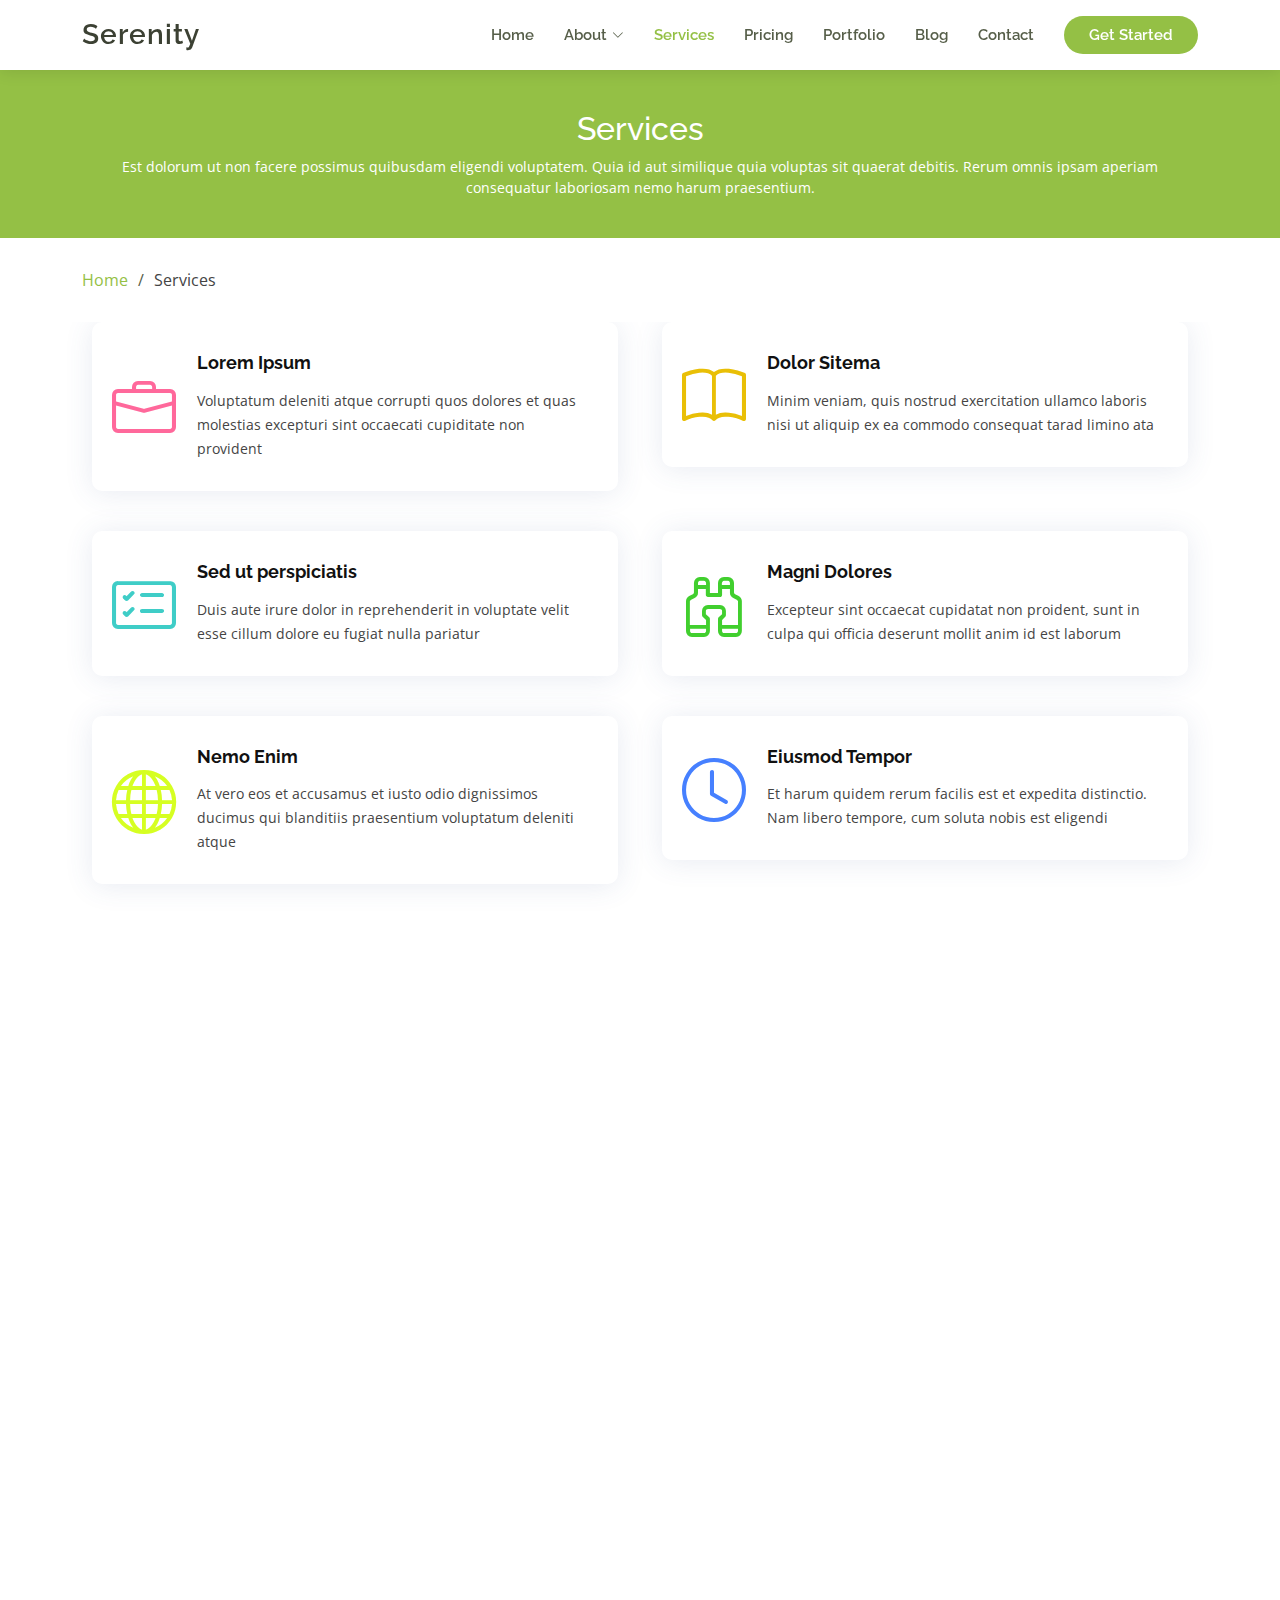
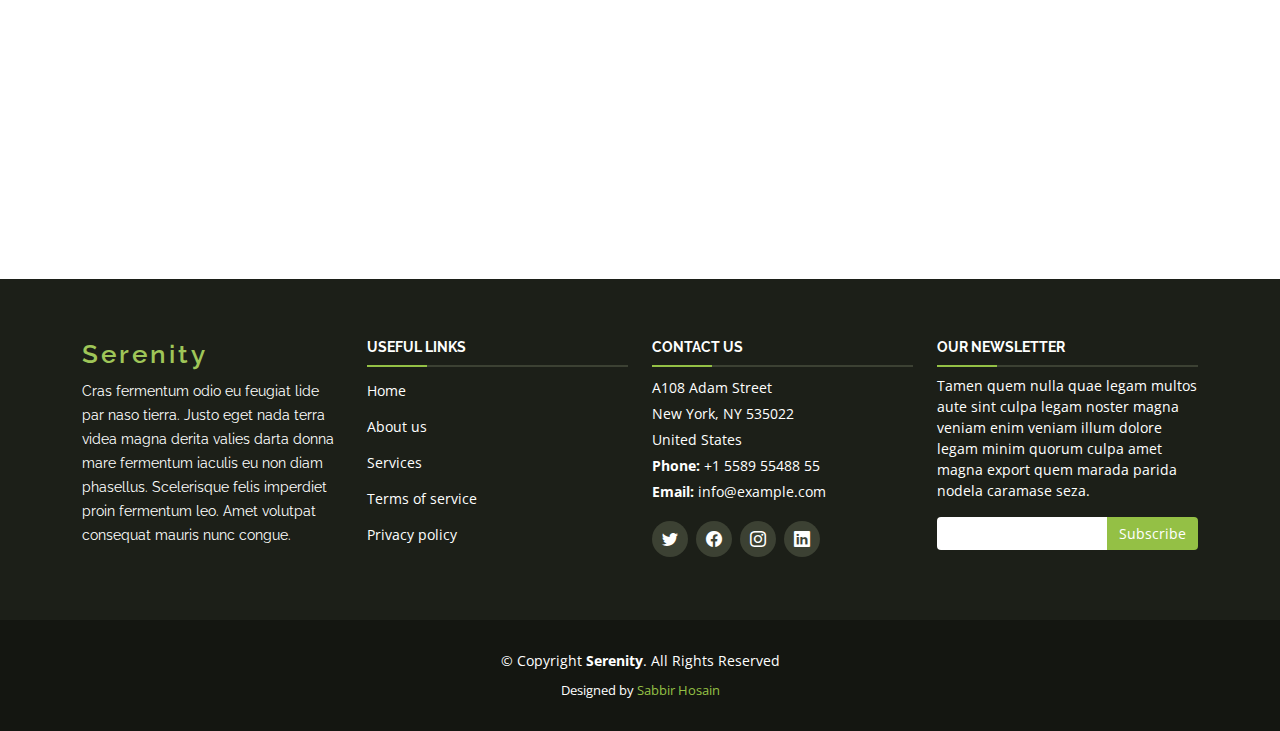
<file: services.html>
<!DOCTYPE html>
<html lang="en">

<head>
  <meta charset="utf-8">
  <meta content="width=device-width, initial-scale=1.0" name="viewport">
  <title>Services</title>

  <!-- Google Fonts -->
  <link href="https://fonts.googleapis.com/css?family=Open+Sans:300,300i,400,400i,600,600i,700,700i|Raleway:300,300i,400,400i,500,500i,600,600i,700,700i|Poppins:300,300i,400,400i,500,500i,600,600i,700,700i" rel="stylesheet">

  <!-- Vendor CSS Files -->
  <link href="assets/vendor/aos/aos.css" rel="stylesheet">
  <link href="assets/vendor/bootstrap/css/bootstrap.min.css" rel="stylesheet">
  <link href="assets/vendor/bootstrap-icons/bootstrap-icons.css" rel="stylesheet">
  <link href="assets/vendor/boxicons/css/boxicons.min.css" rel="stylesheet">
  <link href="assets/vendor/glightbox/css/glightbox.min.css" rel="stylesheet">
  <link href="assets/vendor/swiper/swiper-bundle.min.css" rel="stylesheet">

  <!-- Template Main CSS File -->
  <link href="assets/css/style.css" rel="stylesheet">

</head>

<body>

  <!-- ======= Header ======= -->
  <header id="header" class="fixed-top d-flex align-items-center">
    <div class="container d-flex align-items-center justify-content-between">

      <div class="logo">
        <h1 class="text-light"><a href="index.html">Serenity</a></h1>
        <!-- Uncomment below if you prefer to use an image logo -->
        <!-- <a href="index.html"><img src="assets/img/logo.png" alt="" class="img-fluid"></a>-->
      </div>

      <nav id="navbar" class="navbar">
        <ul>
          <li><a href="index.html">Home</a></li>
          <li class="dropdown"><a href="#"><span>About</span> <i class="bi bi-chevron-down"></i></a>
            <ul>
              <li><a href="about.html">About</a></li>
              <li><a href="team.html">Team</a></li>
            </ul>
          </li>
          <li><a class="active" href="services.html">Services</a></li>
          <li><a href="pricing.html">Pricing</a></li>
          <li><a href="portfolio.html">Portfolio</a></li>
          <li><a href="blog.html">Blog</a></li>
          <li><a href="contact.html">Contact</a></li>

          <li><a class="getstarted" href="about.html">Get Started</a></li>
        </ul>
        <i class="bi bi-list mobile-nav-toggle"></i>
      </nav><!-- .navbar -->

    </div>
  </header><!-- End Header -->

  <main id="main">

    <!-- ======= Breadcrumbs ======= -->
    <section id="breadcrumbs" class="breadcrumbs">
      <div class="breadcrumb-hero">
        <div class="container">
          <div class="breadcrumb-hero">
            <h2>Services</h2>
            <p>Est dolorum ut non facere possimus quibusdam eligendi voluptatem. Quia id aut similique quia voluptas sit quaerat debitis. Rerum omnis ipsam aperiam consequatur laboriosam nemo harum praesentium. </p>
          </div>
        </div>
      </div>
      <div class="container">
        <ol>
          <li><a href="index.html">Home</a></li>
          <li>Services</li>
        </ol>
      </div>
    </section><!-- End Breadcrumbs -->

    <!-- ======= Services Section ======= -->
    <section id="services" class="services ">
      <div class="container">

        <div class="row">
          <div class="col-md-6">
            <div class="icon-box" data-aos="fade-up">
              <div class="icon"><i class="bi bi-briefcase" style="color: #ff689b;"></i></div>
              <h4 class="title"><a href="">Lorem Ipsum</a></h4>
              <p class="description">Voluptatum deleniti atque corrupti quos dolores et quas molestias excepturi sint occaecati cupiditate non provident</p>
            </div>
          </div>
          <div class="col-md-6">
            <div class="icon-box" data-aos="fade-up">
              <div class="icon"><i class="bi bi-book" style="color: #e9bf06;"></i></div>
              <h4 class="title"><a href="">Dolor Sitema</a></h4>
              <p class="description">Minim veniam, quis nostrud exercitation ullamco laboris nisi ut aliquip ex ea commodo consequat tarad limino ata</p>
            </div>
          </div>

          <div class="col-md-6" data-aos="fade-up" data-aos-delay="100">
            <div class="icon-box">
              <div class="icon"><i class="bi bi-card-checklist" style="color: #3fcdc7;"></i></div>
              <h4 class="title"><a href="">Sed ut perspiciatis</a></h4>
              <p class="description">Duis aute irure dolor in reprehenderit in voluptate velit esse cillum dolore eu fugiat nulla pariatur</p>
            </div>
          </div>
          <div class="col-md-6" data-aos="fade-up" data-aos-delay="100">
            <div class="icon-box">
              <div class="icon"><i class="bi bi-binoculars" style="color:#41cf2e;"></i></div>
              <h4 class="title"><a href="">Magni Dolores</a></h4>
              <p class="description">Excepteur sint occaecat cupidatat non proident, sunt in culpa qui officia deserunt mollit anim id est laborum</p>
            </div>
          </div>

          <div class="col-md-6" data-aos="fade-up" data-aos-delay="200">
            <div class="icon-box">
              <div class="icon"><i class="bi bi-globe" style="color: #d6ff22;"></i></div>
              <h4 class="title"><a href="">Nemo Enim</a></h4>
              <p class="description">At vero eos et accusamus et iusto odio dignissimos ducimus qui blanditiis praesentium voluptatum deleniti atque</p>
            </div>
          </div>
          <div class="col-md-6" data-aos="fade-up" data-aos-delay="200">
            <div class="icon-box">
              <div class="icon"><i class="bi bi-clock" style="color: #4680ff;"></i></div>
              <h4 class="title"><a href="">Eiusmod Tempor</a></h4>
              <p class="description">Et harum quidem rerum facilis est et expedita distinctio. Nam libero tempore, cum soluta nobis est eligendi</p>
            </div>
          </div>
        </div>

      </div>
    </section><!-- End Services Section -->

    <!-- ======= Features Section ======= -->
    <section id="features" class="features">
      <div class="container">

        <div class="section-title" data-aos="fade-up">
          <h2>Features</h2>
          <p>Magnam dolores commodi suscipit. Necessitatibus eius consequatur ex aliquid fuga eum quidem. Sit sint consectetur velit. Quisquam quos quisquam cupiditate. Et nemo qui impedit suscipit alias ea. Quia fugiat sit in iste officiis commodi quidem hic quas.</p>
        </div>

        <div class="row">
          <div class="col-md-6 d-flex align-items-stretch" data-aos="fade-up">
            <div class="card" style="background-image: url(assets/img/features-1.jpg);">
              <div class="card-body">
                <h5 class="card-title"><a href="">Our Mission</a></h5>
                <p class="card-text">Lorem ipsum dolor sit amet, consectetur elit, sed do eiusmod tempor ut labore et dolore magna aliqua.</p>
                <div class="read-more"><a href="#"><i class="bi bi-arrow-right"></i> Read More</a></div>
              </div>
            </div>
          </div>
          <div class="col-md-6 d-flex align-items-stretch mt-4 mt-md-0" data-aos="fade-up">
            <div class="card" style="background-image: url(assets/img/features-2.jpg);">
              <div class="card-body">
                <h5 class="card-title"><a href="">Our Plan</a></h5>
                <p class="card-text">Sed ut perspiciatis unde omnis iste natus error sit voluptatem doloremque laudantium, totam rem.</p>
                <div class="read-more"><a href="#"><i class="bi bi-arrow-right"></i> Read More</a></div>
              </div>
            </div>

          </div>
          <div class="col-md-6 d-flex align-items-stretch mt-4" data-aos="fade-up" data-aos-delay="100">
            <div class="card" style="background-image: url(assets/img/features-3.jpg);">
              <div class="card-body">
                <h5 class="card-title"><a href="">Our Vision</a></h5>
                <p class="card-text">Nemo enim ipsam voluptatem quia voluptas sit aut odit aut fugit, sed quia magni dolores.</p>
                <div class="read-more"><a href="#"><i class="bi bi-arrow-right"></i> Read More</a></div>
              </div>
            </div>
          </div>
          <div class="col-md-6 d-flex align-items-stretch mt-4" data-aos="fade-up" data-aos-delay="100">
            <div class="card" style="background-image: url(assets/img/features-4.jpg);">
              <div class="card-body">
                <h5 class="card-title"><a href="">Our Care</a></h5>
                <p class="card-text">Nostrum eum sed et autem dolorum perspiciatis. Magni porro quisquam laudantium voluptatem.</p>
                <div class="read-more"><a href="#"><i class="bi bi-arrow-right"></i> Read More</a></div>
              </div>
            </div>
          </div>
        </div>

      </div>
    </section><!-- End Features Section -->

  </main><!-- End #main -->

  <!-- ======= Footer ======= -->
  <footer id="footer">
    <div class="footer-top">
      <div class="container">
        <div class="row">

          <div class="col-lg-3 col-md-6 footer-info">
            <h3>Serenity</h3>
            <p>Cras fermentum odio eu feugiat lide par naso tierra. Justo eget nada terra videa magna derita valies darta donna mare fermentum iaculis eu non diam phasellus. Scelerisque felis imperdiet proin fermentum leo. Amet volutpat consequat mauris nunc congue.</p>
          </div>

          <div class="col-lg-3 col-md-6 footer-links">
            <h4>Useful Links</h4>
            <ul>
              <li><a href="#">Home</a></li>
              <li><a href="#">About us</a></li>
              <li><a href="#">Services</a></li>
              <li><a href="#">Terms of service</a></li>
              <li><a href="#">Privacy policy</a></li>
            </ul>
          </div>

          <div class="col-lg-3 col-md-6 footer-contact">
            <h4>Contact Us</h4>
            <p>
              A108 Adam Street <br>
              New York, NY 535022<br>
              United States <br>
              <strong>Phone:</strong> +1 5589 55488 55<br>
              <strong>Email:</strong> info@example.com<br>
            </p>

            <div class="social-links">
              <a href="#" class="twitter"><i class="bi bi-twitter"></i></a>
              <a href="#" class="facebook"><i class="bi bi-facebook"></i></a>
              <a href="#" class="instagram"><i class="bi bi-instagram"></i></a>
              <a href="#" class="linkedin"><i class="bi bi-linkedin"></i></a>
            </div>

          </div>

          <div class="col-lg-3 col-md-6 footer-newsletter">
            <h4>Our Newsletter</h4>
            <p>Tamen quem nulla quae legam multos aute sint culpa legam noster magna veniam enim veniam illum dolore legam minim quorum culpa amet magna export quem marada parida nodela caramase seza.</p>
            <form action="" method="post">
              <input type="email" name="email"><input type="submit" value="Subscribe">
            </form>
          </div>

        </div>
      </div>
    </div>

    <div class="container">
      <div class="copyright">
        &copy; Copyright <strong><span>Serenity</span></strong>. All Rights Reserved
      </div>
      <div class="credits">
        Designed by <a href="#">Sabbir Hosain</a>
      </div>
    </div>
  </footer><!-- End Footer -->

  <a href="#" class="back-to-top d-flex align-items-center justify-content-center"><i class="bi bi-arrow-up-short"></i></a>

  <!-- Vendor JS Files -->
  <script src="assets/vendor/purecounter/purecounter_vanilla.js"></script>
  <script src="assets/vendor/aos/aos.js"></script>
  <script src="assets/vendor/bootstrap/js/bootstrap.bundle.min.js"></script>
  <script src="assets/vendor/glightbox/js/glightbox.min.js"></script>
  <script src="assets/vendor/isotope-layout/isotope.pkgd.min.js"></script>
  <script src="assets/vendor/swiper/swiper-bundle.min.js"></script>
  <script src="assets/vendor/waypoints/noframework.waypoints.js"></script>
  <script src="assets/vendor/php-email-form/validate.js"></script>

  <!-- Template Main JS File -->
  <script src="assets/js/main.js"></script>

</body>

</html>
</file>
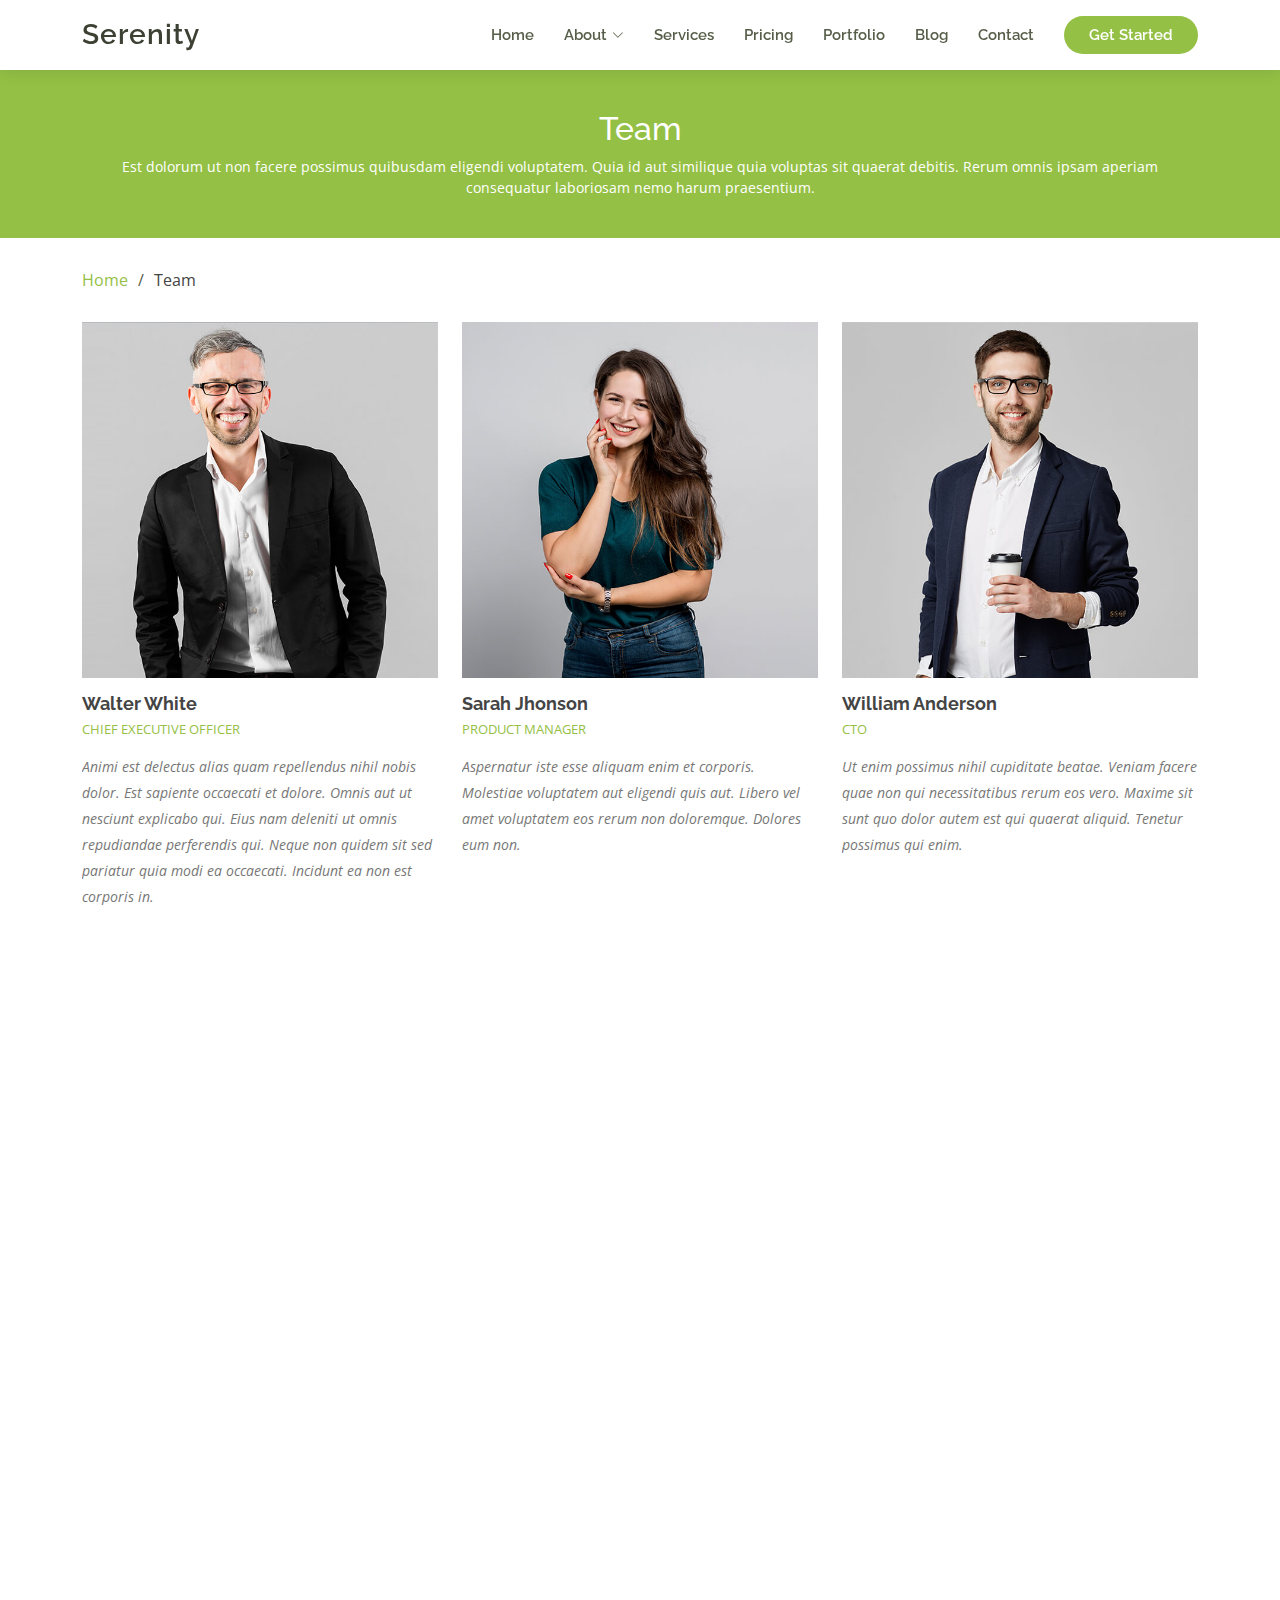
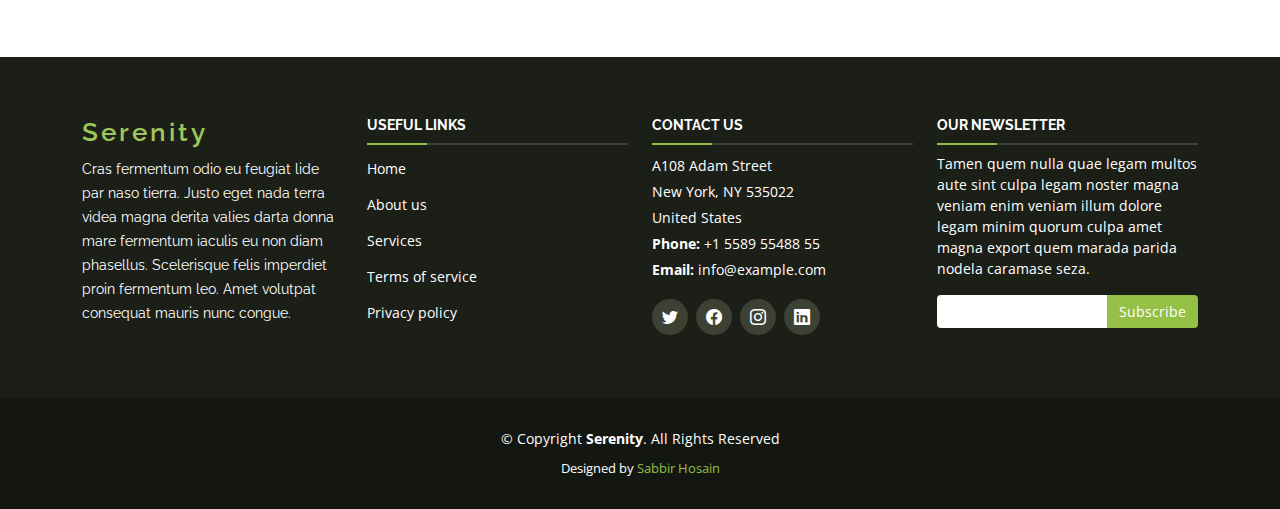
<file: team.html>
<!DOCTYPE html>
<html lang="en">

<head>
  <meta charset="utf-8">
  <meta content="width=device-width, initial-scale=1.0" name="viewport">
  <title>Team</title>

  <!-- Google Fonts -->
  <link href="https://fonts.googleapis.com/css?family=Open+Sans:300,300i,400,400i,600,600i,700,700i|Raleway:300,300i,400,400i,500,500i,600,600i,700,700i|Poppins:300,300i,400,400i,500,500i,600,600i,700,700i" rel="stylesheet">

  <!-- Vendor CSS Files -->
  <link href="assets/vendor/aos/aos.css" rel="stylesheet">
  <link href="assets/vendor/bootstrap/css/bootstrap.min.css" rel="stylesheet">
  <link href="assets/vendor/bootstrap-icons/bootstrap-icons.css" rel="stylesheet">
  <link href="assets/vendor/boxicons/css/boxicons.min.css" rel="stylesheet">
  <link href="assets/vendor/glightbox/css/glightbox.min.css" rel="stylesheet">
  <link href="assets/vendor/swiper/swiper-bundle.min.css" rel="stylesheet">

  <!-- Template Main CSS File -->
  <link href="assets/css/style.css" rel="stylesheet">

</head>

<body>

  <!-- ======= Header ======= -->
  <header id="header" class="fixed-top d-flex align-items-center">
    <div class="container d-flex align-items-center justify-content-between">

      <div class="logo">
        <h1 class="text-light"><a href="index.html">Serenity</a></h1>
        <!-- Uncomment below if you prefer to use an image logo -->
        <!-- <a href="index.html"><img src="assets/img/logo.png" alt="" class="img-fluid"></a>-->
      </div>

      <nav id="navbar" class="navbar">
        <ul>
          <li><a href="index.html">Home</a></li>
          <li class="dropdown"><a href="#"><span>About</span> <i class="bi bi-chevron-down"></i></a>
            <ul>
              <li><a href="about.html">About</a></li>
              <li><a class="active" href="team.html">Team</a></li>
            </ul>
          </li>
          <li><a href="services.html">Services</a></li>
          <li><a href="pricing.html">Pricing</a></li>
          <li><a href="portfolio.html">Portfolio</a></li>
          <li><a href="blog.html">Blog</a></li>
          <li><a href="contact.html">Contact</a></li>

          <li><a class="getstarted" href="about.html">Get Started</a></li>
        </ul>
        <i class="bi bi-list mobile-nav-toggle"></i>
      </nav><!-- .navbar -->

    </div>
  </header><!-- End Header -->

  <main id="main">

    <!-- ======= Breadcrumbs ======= -->
    <section id="breadcrumbs" class="breadcrumbs">
      <div class="breadcrumb-hero">
        <div class="container">
          <div class="breadcrumb-hero">
            <h2>Team</h2>
            <p>Est dolorum ut non facere possimus quibusdam eligendi voluptatem. Quia id aut similique quia voluptas sit quaerat debitis. Rerum omnis ipsam aperiam consequatur laboriosam nemo harum praesentium. </p>
          </div>
        </div>
      </div>
      <div class="container">
        <ol>
          <li><a href="index.html">Home</a></li>
          <li>Team</li>
        </ol>
      </div>
    </section><!-- End Breadcrumbs -->

    <!-- ======= Team Section ======= -->
    <section id="team" class="team">
      <div class="container">

        <div class="row">

          <div class="col-lg-4 col-md-6 d-flex align-items-stretch">
            <div class="member" data-aos="fade-up">
              <div class="member-img">
                <img src="assets/img/team/team-1.jpg" class="img-fluid" alt="">
                <div class="social">
                  <a href=""><i class="bi bi-twitter"></i></a>
                  <a href=""><i class="bi bi-facebook"></i></a>
                  <a href=""><i class="bi bi-instagram"></i></a>
                  <a href=""><i class="bi bi-linkedin"></i></a>
                </div>
              </div>
              <div class="member-info">
                <h4>Walter White</h4>
                <span>Chief Executive Officer</span>
                <p>Animi est delectus alias quam repellendus nihil nobis dolor. Est sapiente occaecati et dolore. Omnis aut ut nesciunt explicabo qui. Eius nam deleniti ut omnis repudiandae perferendis qui. Neque non quidem sit sed pariatur quia modi ea occaecati. Incidunt ea non est corporis in.</p>
              </div>
            </div>
          </div>

          <div class="col-lg-4 col-md-6 d-flex align-items-stretch">
            <div class="member" data-aos="fade-up" data-aos-delay="100">
              <div class="member-img">
                <img src="assets/img/team/team-2.jpg" class="img-fluid" alt="">
                <div class="social">
                  <a href=""><i class="bi bi-twitter"></i></a>
                  <a href=""><i class="bi bi-facebook"></i></a>
                  <a href=""><i class="bi bi-instagram"></i></a>
                  <a href=""><i class="bi bi-linkedin"></i></a>
                </div>
              </div>
              <div class="member-info">
                <h4>Sarah Jhonson</h4>
                <span>Product Manager</span>
                <p>Aspernatur iste esse aliquam enim et corporis. Molestiae voluptatem aut eligendi quis aut. Libero vel amet voluptatem eos rerum non doloremque. Dolores eum non.</p>
              </div>
            </div>
          </div>

          <div class="col-lg-4 col-md-6 d-flex align-items-stretch">
            <div class="member" data-aos="fade-up" data-aos-delay="200">
              <div class="member-img">
                <img src="assets/img/team/team-3.jpg" class="img-fluid" alt="">
                <div class="social">
                  <a href=""><i class="bi bi-twitter"></i></a>
                  <a href=""><i class="bi bi-facebook"></i></a>
                  <a href=""><i class="bi bi-instagram"></i></a>
                  <a href=""><i class="bi bi-linkedin"></i></a>
                </div>
              </div>
              <div class="member-info">
                <h4>William Anderson</h4>
                <span>CTO</span>
                <p>Ut enim possimus nihil cupiditate beatae. Veniam facere quae non qui necessitatibus rerum eos vero. Maxime sit sunt quo dolor autem est qui quaerat aliquid. Tenetur possimus qui enim.</p>
              </div>
            </div>
          </div>

          <div class="col-lg-4 col-md-6 d-flex align-items-stretch">
            <div class="member" data-aos="fade-up">
              <div class="member-img">
                <img src="assets/img/team/team-4.jpg" class="img-fluid" alt="">
                <div class="social">
                  <a href=""><i class="bi bi-twitter"></i></a>
                  <a href=""><i class="bi bi-facebook"></i></a>
                  <a href=""><i class="bi bi-instagram"></i></a>
                  <a href=""><i class="bi bi-linkedin"></i></a>
                </div>
              </div>
              <div class="member-info">
                <h4>Amanda Jepson</h4>
                <span>Accountant</span>
                <p>Sint qui cupiditate. Asperiores fugit impedit aspernatur et mollitia. Molestiae qui placeat labore assumenda id qui nesciunt quo reprehenderit. Rem dolores similique quis soluta culpa enim quia ratione ea.</p>
              </div>
            </div>
          </div>

          <div class="col-lg-4 col-md-6 d-flex align-items-stretch">
            <div class="member" data-aos="fade-up" data-aos-delay="100">
              <div class="member-img">
                <img src="assets/img/team/team-5.jpg" class="img-fluid" alt="">
                <div class="social">
                  <a href=""><i class="bi bi-twitter"></i></a>
                  <a href=""><i class="bi bi-facebook"></i></a>
                  <a href=""><i class="bi bi-instagram"></i></a>
                  <a href=""><i class="bi bi-linkedin"></i></a>
                </div>
              </div>
              <div class="member-info">
                <h4>Niall Katz</h4>
                <span>Marketing</span>
                <p>Aut ex esse explicabo quia harum ea accusamus excepturi. Temporibus at quia quisquam veritatis impedit. Porro laborum voluptatum sed necessitatibus a saepe. Deserunt laborum quasi consequatur voluptatum iusto sint qui fuga vel. Enim eveniet sed quibusdam rerum in. Non dicta architecto consequatur quo praesentium nesciunt.</p>
              </div>
            </div>
          </div>

          <div class="col-lg-4 col-md-6 d-flex align-items-stretch">
            <div class="member" data-aos="fade-up" data-aos-delay="200">
              <div class="member-img">
                <img src="assets/img/team/team-6.jpg" class="img-fluid" alt="">
                <div class="social">
                  <a href=""><i class="bi bi-twitter"></i></a>
                  <a href=""><i class="bi bi-facebook"></i></a>
                  <a href=""><i class="bi bi-instagram"></i></a>
                  <a href=""><i class="bi bi-linkedin"></i></a>
                </div>
              </div>
              <div class="member-info">
                <h4>Demi Lewis</h4>
                <span>Financing</span>
                <p>Amet labore numquam corrupti est. Nostrum amet voluptas consectetur dolor voluptatem architecto distinctio consequuntur eligendi. Quam impedit enim aut nesciunt aut dicta quam exercitationem. Reprehenderit exercitationem magnam. Ullam similique ut voluptas totam nobis porro accusamus nulla omnis.</p>
              </div>
            </div>
          </div>

        </div>

      </div>
    </section><!-- End Team Section -->

  </main><!-- End #main -->

  <!-- ======= Footer ======= -->
  <footer id="footer">
    <div class="footer-top">
      <div class="container">
        <div class="row">

          <div class="col-lg-3 col-md-6 footer-info">
            <h3>Serenity</h3>
            <p>Cras fermentum odio eu feugiat lide par naso tierra. Justo eget nada terra videa magna derita valies darta donna mare fermentum iaculis eu non diam phasellus. Scelerisque felis imperdiet proin fermentum leo. Amet volutpat consequat mauris nunc congue.</p>
          </div>

          <div class="col-lg-3 col-md-6 footer-links">
            <h4>Useful Links</h4>
            <ul>
              <li><a href="#">Home</a></li>
              <li><a href="#">About us</a></li>
              <li><a href="#">Services</a></li>
              <li><a href="#">Terms of service</a></li>
              <li><a href="#">Privacy policy</a></li>
            </ul>
          </div>

          <div class="col-lg-3 col-md-6 footer-contact">
            <h4>Contact Us</h4>
            <p>
              A108 Adam Street <br>
              New York, NY 535022<br>
              United States <br>
              <strong>Phone:</strong> +1 5589 55488 55<br>
              <strong>Email:</strong> info@example.com<br>
            </p>

            <div class="social-links">
              <a href="#" class="twitter"><i class="bi bi-twitter"></i></a>
              <a href="#" class="facebook"><i class="bi bi-facebook"></i></a>
              <a href="#" class="instagram"><i class="bi bi-instagram"></i></a>
              <a href="#" class="linkedin"><i class="bi bi-linkedin"></i></a>
            </div>

          </div>

          <div class="col-lg-3 col-md-6 footer-newsletter">
            <h4>Our Newsletter</h4>
            <p>Tamen quem nulla quae legam multos aute sint culpa legam noster magna veniam enim veniam illum dolore legam minim quorum culpa amet magna export quem marada parida nodela caramase seza.</p>
            <form action="" method="post">
              <input type="email" name="email"><input type="submit" value="Subscribe">
            </form>
          </div>

        </div>
      </div>
    </div>

    <div class="container">
      <div class="copyright">
        &copy; Copyright <strong><span>Serenity</span></strong>. All Rights Reserved
      </div>
      <div class="credits">
        Designed by <a href="#">Sabbir Hosain</a>
      </div>
    </div>
  </footer><!-- End Footer -->

  <a href="#" class="back-to-top d-flex align-items-center justify-content-center"><i class="bi bi-arrow-up-short"></i></a>

  <!-- Vendor JS Files -->
  <script src="assets/vendor/purecounter/purecounter_vanilla.js"></script>
  <script src="assets/vendor/aos/aos.js"></script>
  <script src="assets/vendor/bootstrap/js/bootstrap.bundle.min.js"></script>
  <script src="assets/vendor/glightbox/js/glightbox.min.js"></script>
  <script src="assets/vendor/isotope-layout/isotope.pkgd.min.js"></script>
  <script src="assets/vendor/swiper/swiper-bundle.min.js"></script>
  <script src="assets/vendor/waypoints/noframework.waypoints.js"></script>
  <script src="assets/vendor/php-email-form/validate.js"></script>

  <!-- Template Main JS File -->
  <script src="assets/js/main.js"></script>

</body>

</html>
</file>
<file: assets/css/style.css>
body {
  font-family: "Open Sans", sans-serif;
  color: #444444;
}

a {
  color: #94c045;
  text-decoration: none;
}

a:hover {
  color: #aacd6b;
  text-decoration: none;
}

h1,
h2,
h3,
h4,
h5,
h6 {
  font-family: "Raleway", sans-serif;
}

#main {
  margin-top: 70px;
  z-index: 3;
  position: relative;
}

/*--------------------------------------------------------------
# Back to top button
--------------------------------------------------------------*/
.back-to-top {
  position: fixed;
  visibility: hidden;
  opacity: 0;
  right: 15px;
  bottom: 15px;
  z-index: 996;
  background: #94c045;
  width: 40px;
  height: 40px;
  border-radius: 4px;
  transition: all 0.4s;
}

.back-to-top i {
  font-size: 28px;
  color: #fff;
  line-height: 0;
}

.back-to-top:hover {
  background: #a6ca63;
  color: #fff;
}

.back-to-top.active {
  visibility: visible;
  opacity: 1;
}

/*--------------------------------------------------------------
# Disable AOS delay on mobile
--------------------------------------------------------------*/
@media screen and (max-width: 768px) {
  [data-aos-delay] {
    transition-delay: 0 !important;
  }
}

/*--------------------------------------------------------------
# Header
--------------------------------------------------------------*/
#header {
  height: 70px;
  z-index: 997;
  transition: all 0.5s ease-in-out;
  background: #fff;
  box-shadow: 0px 2px 15px rgba(0, 0, 0, 0.1);
}

#header .logo h1 {
  font-size: 28px;
  margin: 0;
  line-height: 0;
  font-weight: 600;
  letter-spacing: 1px;
}

#header .logo h1 a,
#header .logo h1 a:hover {
  color: #3c4133;
  text-decoration: none;
}

#header .logo img {
  padding: 0;
  margin: 0;
  max-height: 40px;
}

/*--------------------------------------------------------------
# Navigation Menu
--------------------------------------------------------------*/
/**
* Desktop Navigation 
*/
.navbar {
  padding: 0;
}

.navbar ul {
  margin: 0;
  padding: 0;
  display: flex;
  list-style: none;
  align-items: center;
}

.navbar li {
  position: relative;
}

.navbar a,
.navbar a:focus {
  display: flex;
  align-items: center;
  justify-content: space-between;
  padding: 10px 0 10px 30px;
  font-family: "Raleway", sans-serif;
  font-size: 15px;
  font-weight: 600;
  color: #565e49;
  white-space: nowrap;
  transition: 0.3s;
}

.navbar a i,
.navbar a:focus i {
  font-size: 12px;
  line-height: 0;
  margin-left: 5px;
}

.navbar a:hover,
.navbar .active,
.navbar .active:focus,
.navbar li:hover>a {
  color: #94c045;
}

.navbar .getstarted,
.navbar .getstarted:focus {
  background: #94c045;
  padding: 8px 25px;
  margin-left: 30px;
  border-radius: 50px;
  color: #fff;
}

.navbar .getstarted:hover,
.navbar .getstarted:focus:hover {
  color: #fff;
  background: #9fc658;
}

.navbar .dropdown ul {
  display: block;
  position: absolute;
  left: 28px;
  top: calc(100% + 30px);
  margin: 0;
  padding: 10px 0;
  z-index: 99;
  opacity: 0;
  visibility: hidden;
  background: #fff;
  box-shadow: 0px 0px 30px rgba(127, 137, 161, 0.25);
  transition: 0.3s;
}

.navbar .dropdown ul li {
  min-width: 200px;
}

.navbar .dropdown ul a {
  padding: 10px 20px;
  font-size: 15px;
  text-transform: none;
}

.navbar .dropdown ul a i {
  font-size: 12px;
}

.navbar .dropdown ul a:hover,
.navbar .dropdown ul .active:hover,
.navbar .dropdown ul li:hover>a {
  color: #94c045;
}

.navbar .dropdown:hover>ul {
  opacity: 1;
  top: 100%;
  visibility: visible;
}

.navbar .dropdown .dropdown ul {
  top: 0;
  left: calc(100% - 30px);
  visibility: hidden;
}

.navbar .dropdown .dropdown:hover>ul {
  opacity: 1;
  top: 0;
  left: 100%;
  visibility: visible;
}

@media (max-width: 1366px) {
  .navbar .dropdown .dropdown ul {
    left: -90%;
  }

  .navbar .dropdown .dropdown:hover>ul {
    left: -100%;
  }
}

/**
* Mobile Navigation 
*/
.mobile-nav-toggle {
  color: #3c4133;
  font-size: 28px;
  cursor: pointer;
  display: none;
  line-height: 0;
  transition: 0.5s;
}

.mobile-nav-toggle.bi-x {
  color: #fff;
}

@media (max-width: 991px) {
  .mobile-nav-toggle {
    display: block;
  }

  .navbar ul {
    display: none;
  }
}

.navbar-mobile {
  position: fixed;
  overflow: hidden;
  top: 0;
  right: 0;
  left: 0;
  bottom: 0;
  background: rgba(34, 36, 29, 0.9);
  transition: 0.3s;
  z-index: 999;
}

.navbar-mobile .mobile-nav-toggle {
  position: absolute;
  top: 15px;
  right: 15px;
}

.navbar-mobile ul {
  display: block;
  position: absolute;
  top: 55px;
  right: 15px;
  bottom: 15px;
  left: 15px;
  padding: 10px 0;
  background-color: #fff;
  overflow-y: auto;
  transition: 0.3s;
}

.navbar-mobile a,
.navbar-mobile a:focus {
  padding: 10px 20px;
  font-size: 15px;
  color: #3c4133;
}

.navbar-mobile a:hover,
.navbar-mobile .active,
.navbar-mobile li:hover>a {
  color: #94c045;
}

.navbar-mobile .getstarted,
.navbar-mobile .getstarted:focus {
  margin: 15px;
}

.navbar-mobile .dropdown ul {
  position: static;
  display: none;
  margin: 10px 20px;
  padding: 10px 0;
  z-index: 99;
  opacity: 1;
  visibility: visible;
  background: #fff;
  box-shadow: 0px 0px 30px rgba(127, 137, 161, 0.25);
}

.navbar-mobile .dropdown ul li {
  min-width: 200px;
}

.navbar-mobile .dropdown ul a {
  padding: 10px 20px;
}

.navbar-mobile .dropdown ul a i {
  font-size: 12px;
}

.navbar-mobile .dropdown ul a:hover,
.navbar-mobile .dropdown ul .active:hover,
.navbar-mobile .dropdown ul li:hover>a {
  color: #94c045;
}

.navbar-mobile .dropdown>.dropdown-active {
  display: block;
}

/*--------------------------------------------------------------
# Hero Section
--------------------------------------------------------------*/
#hero {
  width: 100%;
  height: 75vh;
  background: url("../img/hero-bg.jpg") top center;
  background-size: cover;
  position: relative;
  margin-bottom: -140px;
  z-index: 1;
}

#hero:before {
  content: "";
  background: rgba(60, 65, 51, 0.4);
  position: absolute;
  bottom: 0;
  top: 0;
  left: 0;
  right: 0;
}

#hero .hero-container {
  position: absolute;
  bottom: 0;
  top: 0;
  left: 0;
  right: 0;
  display: flex;
  justify-content: center;
  align-items: center;
  flex-direction: column;
  text-align: center;
}

#hero h1 {
  margin: 0 0 10px 0;
  font-size: 48px;
  font-weight: 700;
  line-height: 56px;
  color: #fff;
}

#hero h2 {
  color: #eee;
  margin-bottom: 50px;
  font-size: 24px;
}

#hero .btn-get-started {
  font-family: "Raleway", sans-serif;
  font-weight: 600;
  font-size: 13px;
  letter-spacing: 1px;
  display: inline-block;
  padding: 8px 28px;
  border-radius: 50px;
  transition: 0.5s;
  margin: 10px;
  border: 2px solid #94c045;
  text-transform: uppercase;
  color: #fff;
}

#hero .btn-get-started:hover {
  background: #94c045;
}

@media (min-width: 1024px) {
  #hero {
    background-attachment: fixed;
  }
}

@media (max-width: 768px) {
  #hero {
    height: 100vh;
  }

  #hero h1 {
    font-size: 28px;
    line-height: 36px;
  }

  #hero h2 {
    font-size: 18px;
    line-height: 24px;
    margin-bottom: 30px;
  }

  #hero .hero-container {
    padding: 0 15px;
  }
}

@media (max-height: 500px) {
  #hero {
    height: 120vh;
  }
}

/*--------------------------------------------------------------
# Sections General
--------------------------------------------------------------*/
section {
  padding-bottom: 60px;
  overflow: hidden;
}

.section-bg {
  background-color: #f9fbf4;
}

.section-title {
  text-align: center;
  padding-bottom: 30px;
}

.section-title h2 {
  font-size: 32px;
  font-weight: 600;
  margin-bottom: 20px;
  padding-bottom: 0;
  font-family: "Poppins", sans-serif;
  color: #646c55;
}

.section-title p {
  margin-bottom: 0;
}

/*--------------------------------------------------------------
# Breadcrumbs
--------------------------------------------------------------*/
.breadcrumbs {
  padding: 0;
}

.breadcrumbs .breadcrumb-hero {
  text-align: center;
  background: #94c045;
  padding: 20px 0;
  color: #fff;
}

.breadcrumbs .breadcrumb-hero h2 {
  font-size: 32px;
  font-weight: 500;
}

.breadcrumbs .breadcrumb-hero p {
  font-size: 14px;
  margin-bottom: 0;
}

.breadcrumbs ol {
  display: flex;
  flex-wrap: wrap;
  list-style: none;
  padding: 0;
  margin: 30px 0;
}

.breadcrumbs ol li+li {
  padding-left: 10px;
}

.breadcrumbs ol li+li::before {
  display: inline-block;
  padding-right: 10px;
  color: #565e49;
  content: "/";
}

/*--------------------------------------------------------------
# About
--------------------------------------------------------------*/
.about .container {
  box-shadow: 0px 2px 15px rgba(0, 0, 0, 0.1);
  padding-bottom: 15px;
  background: #fff;
}

.about .count-box {
  width: 100%;
}

.about .count-box i {
  display: block;
  font-size: 48px;
  color: #94c045;
  float: left;
  line-height: 0;
}

.about .count-box span {
  font-size: 28px;
  line-height: 24px;
  display: block;
  font-weight: 700;
  color: #646c55;
  margin-left: 60px;
}

.about .count-box p {
  padding: 5px 0 0 0;
  margin: 0 0 0 60px;
  font-family: "Raleway", sans-serif;
  font-weight: 600;
  font-size: 14px;
  color: #646c55;
}

.about .count-box a {
  font-weight: 600;
  display: block;
  margin-top: 20px;
  color: #646c55;
  font-size: 15px;
  font-family: "Poppins", sans-serif;
  transition: ease-in-out 0.3s;
}

.about .count-box a:hover {
  color: #8b9578;
}

.about .content {
  font-size: 15px;
}

.about .content h3 {
  font-weight: 700;
  font-size: 24px;
  color: #3c4133;
}

.about .content ul {
  list-style: none;
  padding: 0;
}

.about .content ul li {
  padding-bottom: 10px;
  padding-left: 28px;
  position: relative;
}

.about .content ul i {
  font-size: 24px;
  color: #94c045;
  position: absolute;
  left: 0;
  top: -2px;
}

.about .content p:last-child {
  margin-bottom: 0;
}

.about .play-btn {
  width: 94px;
  height: 94px;
  background: radial-gradient(#94c045 50%, rgba(148, 192, 69, 0.4) 52%);
  border-radius: 50%;
  display: block;
  position: absolute;
  left: calc(50% - 47px);
  top: calc(50% - 47px);
  overflow: hidden;
}

.about .play-btn::after {
  content: "";
  position: absolute;
  left: 50%;
  top: 50%;
  transform: translateX(-40%) translateY(-50%);
  width: 0;
  height: 0;
  border-top: 10px solid transparent;
  border-bottom: 10px solid transparent;
  border-left: 15px solid #fff;
  z-index: 100;
  transition: all 400ms cubic-bezier(0.55, 0.055, 0.675, 0.19);
}

.about .play-btn::before {
  content: "";
  position: absolute;
  width: 120px;
  height: 120px;
  animation-delay: 0s;
  animation: pulsate-btn 2s;
  animation-direction: forwards;
  animation-iteration-count: infinite;
  animation-timing-function: steps;
  opacity: 1;
  border-radius: 50%;
  border: 5px solid rgba(148, 192, 69, 0.7);
  top: -15%;
  left: -15%;
  background: rgba(198, 16, 0, 0);
}

.about .play-btn:hover::after {
  border-left: 15px solid #94c045;
  transform: scale(20);
}

.about .play-btn:hover::before {
  content: "";
  position: absolute;
  left: 50%;
  top: 50%;
  transform: translateX(-40%) translateY(-50%);
  width: 0;
  height: 0;
  border: none;
  border-top: 10px solid transparent;
  border-bottom: 10px solid transparent;
  border-left: 15px solid #fff;
  z-index: 200;
  animation: none;
  border-radius: 0;
}

@keyframes pulsate-btn {
  0% {
    transform: scale(0.6, 0.6);
    opacity: 1;
  }

  100% {
    transform: scale(1, 1);
    opacity: 0;
  }
}

/*--------------------------------------------------------------
# Cta
--------------------------------------------------------------*/
.cta {
  background: #86b03c;
  padding: 50px 0;
}

.cta h3 {
  color: #fff;
  font-size: 28px;
  font-weight: 700;
}

.cta p {
  color: #fff;
}

.cta .cta-btn {
  font-family: "Raleway", sans-serif;
  font-weight: 500;
  font-size: 15px;
  letter-spacing: 1px;
  display: inline-block;
  padding: 8px 28px;
  border-radius: 25px;
  transition: 0.5s;
  margin-top: 10px;
  border: 2px solid #fff;
  color: #fff;
}

.cta .cta-btn:hover {
  background: #aacd6b;
  border-color: #aacd6b;
}

/*--------------------------------------------------------------
# Services
--------------------------------------------------------------*/
.services .icon-box {
  padding: 30px;
  position: relative;
  overflow: hidden;
  border-radius: 10px;
  margin: 0 10px 40px 10px;
  background: #fff;
  box-shadow: 0 2px 29px 0 rgba(68, 88, 144, 0.12);
  transition: all 0.3s ease-in-out;
}

.services .icon-box:hover {
  transform: translateY(-5px);
}

.services .icon {
  position: absolute;
  left: 20px;
  top: calc(50% - 30px);
}

.services .icon i {
  font-size: 64px;
  line-height: 1;
  transition: 0.5s;
}

.services .title {
  margin-left: 75px;
  font-weight: 700;
  margin-bottom: 15px;
  font-size: 18px;
}

.services .title a {
  color: #111;
}

.services .icon-box:hover .title a {
  color: #94c045;
}

.services .description {
  font-size: 14px;
  margin-left: 75px;
  line-height: 24px;
  margin-bottom: 0;
}

/*--------------------------------------------------------------
# Work Process
--------------------------------------------------------------*/
.work-process .content+.content {
  margin-top: 100px;
}

.work-process .content h3 {
  font-weight: 600;
  font-size: 26px;
}

.work-process .content ul {
  list-style: none;
  padding: 0;
}

.work-process .content ul li {
  padding-bottom: 10px;
}

.work-process .content ul i {
  font-size: 20px;
  padding-right: 4px;
  color: #94c045;
}

.work-process .content p:last-child {
  margin-bottom: 0;
}

/*--------------------------------------------------------------
# Our Skills
--------------------------------------------------------------*/
.skills {
  padding-top: 60px;
}

.skills .content h3 {
  font-weight: 700;
  font-size: 26px;
  color: #3c4133;
  font-family: "Poppins", sans-serif;
}

.skills .content ul {
  list-style: none;
  padding: 0;
}

.skills .content ul li {
  padding-bottom: 10px;
}

.skills .content ul i {
  font-size: 20px;
  padding-right: 4px;
  color: #94c045;
}

.skills .content p:last-child {
  margin-bottom: 0;
}

.skills .progress {
  height: 60px;
  display: block;
  background: none;
  border-radius: 0;
}

.skills .progress .skill {
  padding: 0;
  margin: 0 0 6px 0;
  text-transform: uppercase;
  display: block;
  font-weight: 600;
  font-family: "Poppins", sans-serif;
  color: #3c4133;
}

.skills .progress .skill .val {
  float: right;
  font-style: normal;
}

.skills .progress-bar-wrap {
  background: #e1e4dc;
}

.skills .progress-bar {
  width: 1px;
  height: 10px;
  transition: 0.9s;
  background-color: #94c045;
}

/*--------------------------------------------------------------
# Our Clients
--------------------------------------------------------------*/
.testimonials {
  padding-top: 60px;
}

.testimonials .section-header {
  margin-bottom: 40px;
}

.testimonials .testimonials-carousel,
.testimonials .testimonials-slider {
  overflow: hidden;
}

.testimonials .testimonial-item {
  text-align: center;
}

.testimonials .testimonial-item .testimonial-img {
  width: 120px;
  border-radius: 50%;
  border: 4px solid #fff;
  margin: 0 auto;
}

.testimonials .testimonial-item h3 {
  font-size: 20px;
  font-weight: bold;
  margin: 10px 0 5px 0;
  color: #444444;
}

.testimonials .testimonial-item h4 {
  font-size: 14px;
  color: #6c757d;
  margin: 0 0 15px 0;
}

.testimonials .testimonial-item .stars {
  margin-bottom: 15px;
}

.testimonials .testimonial-item .stars i {
  color: #ffc107;
  margin: 0 1px;
}

.testimonials .testimonial-item .quote-icon-left,
.testimonials .testimonial-item .quote-icon-right {
  color: #c0da91;
  font-size: 26px;
  line-height: 0;
}

.testimonials .testimonial-item .quote-icon-left {
  display: inline-block;
  left: -5px;
  position: relative;
}

.testimonials .testimonial-item .quote-icon-right {
  display: inline-block;
  right: -5px;
  position: relative;
  top: 10px;
  transform: scale(-1, -1);
}

.testimonials .testimonial-item p {
  font-style: italic;
  margin: 0 auto 15px auto;
}

.testimonials .swiper-pagination {
  margin-top: 20px;
  position: relative;
}

.testimonials .swiper-pagination .swiper-pagination-bullet {
  width: 12px;
  height: 12px;
  background-color: #fff;
  opacity: 1;
  border: 1px solid #94c045;
}

.testimonials .swiper-pagination .swiper-pagination-bullet-active {
  background-color: #94c045;
}

@media (min-width: 992px) {
  .testimonials .testimonial-item p {
    width: 80%;
  }
}

/*--------------------------------------------------------------
# Our Clients
--------------------------------------------------------------*/
.clients {
  padding-top: 60px;
}

.clients .swiper-slide img {
  opacity: 0.5;
  transition: 0.3s;
}

.clients .swiper-slide img:hover {
  opacity: 1;
}

.clients .swiper-pagination {
  margin-top: 20px;
  position: relative;
}

.clients .swiper-pagination .swiper-pagination-bullet {
  width: 12px;
  height: 12px;
  background-color: #fff;
  opacity: 1;
  border: 1px solid #94c045;
}

.clients .swiper-pagination .swiper-pagination-bullet-active {
  background-color: #94c045;
}

/*--------------------------------------------------------------
# Features
--------------------------------------------------------------*/
.features .card {
  border: 0;
  padding: 160px 20px 20px 20px;
  position: relative;
  width: 100%;
  background-size: cover;
  background-repeat: no-repeat;
  background-position: center center;
}

.features .card-body {
  z-index: 10;
  background: rgba(255, 255, 255, 0.9);
  padding: 15px 30px;
  box-shadow: 0px 2px 15px rgba(0, 0, 0, 0.1);
  transition: 0.3s;
  transition: ease-in-out 0.4s;
  border-radius: 5px;
}

.features .card-title {
  font-weight: 700;
  text-align: center;
  margin-bottom: 15px;
}

.features .card-title a {
  color: #3c4133;
}

.features .card-text {
  color: #5e5e5e;
}

.features .read-more a {
  color: #777777;
  text-transform: uppercase;
  font-weight: 600;
  font-size: 12px;
  transition: 0.4s;
}

.features .read-more a:hover {
  text-decoration: underline;
}

.features .card:hover .card-body {
  background: #94c045;
}

.features .card:hover .read-more a,
.features .card:hover .card-title,
.features .card:hover .card-title a,
.features .card:hover .card-text {
  color: #fff;
}

/*--------------------------------------------------------------
# Portfolio
--------------------------------------------------------------*/
.portfolio .portfolio-item {
  margin-bottom: 30px;
}

.portfolio #portfolio-flters {
  padding: 0;
  margin: 0 auto 20px auto;
  list-style: none;
  text-align: center;
}

.portfolio #portfolio-flters li {
  cursor: pointer;
  display: inline-block;
  padding: 8px 15px 10px 15px;
  font-size: 14px;
  font-weight: 600;
  line-height: 1;
  text-transform: uppercase;
  color: #444444;
  margin-bottom: 5px;
  transition: all 0.3s ease-in-out;
  border-radius: 3px;
}

.portfolio #portfolio-flters li:hover,
.portfolio #portfolio-flters li.filter-active {
  color: #fff;
  background: #94c045;
}

.portfolio #portfolio-flters li:last-child {
  margin-right: 0;
}

.portfolio .portfolio-wrap {
  transition: 0.3s;
  position: relative;
  overflow: hidden;
  z-index: 1;
  background: rgba(60, 65, 51, 0.6);
}

.portfolio .portfolio-wrap::before {
  content: "";
  background: rgba(60, 65, 51, 0.6);
  position: absolute;
  left: 0;
  right: 0;
  top: 0;
  bottom: 0;
  transition: all ease-in-out 0.3s;
  z-index: 2;
  opacity: 0;
}

.portfolio .portfolio-wrap img {
  transition: all ease-in-out 0.3s;
}

.portfolio .portfolio-wrap .portfolio-info {
  opacity: 0;
  position: absolute;
  top: 0;
  left: 0;
  right: 0;
  bottom: 0;
  z-index: 3;
  transition: all ease-in-out 0.3s;
  display: flex;
  flex-direction: column;
  justify-content: flex-end;
  align-items: flex-start;
  padding: 20px;
}

.portfolio .portfolio-wrap .portfolio-info h4 {
  font-size: 20px;
  color: #fff;
  font-weight: 600;
}

.portfolio .portfolio-wrap .portfolio-info p {
  color: rgba(255, 255, 255, 0.7);
  font-size: 14px;
  text-transform: uppercase;
  padding: 0;
  margin: 0;
  font-style: italic;
}

.portfolio .portfolio-wrap .portfolio-links {
  text-align: center;
  z-index: 4;
}

.portfolio .portfolio-wrap .portfolio-links a {
  color: #fff;
  margin: 0 5px 0 0;
  font-size: 28px;
  display: inline-block;
  transition: 0.3s;
}

.portfolio .portfolio-wrap .portfolio-links a:hover {
  color: #c0da91;
}

.portfolio .portfolio-wrap:hover::before {
  opacity: 1;
}

.portfolio .portfolio-wrap:hover img {
  transform: scale(1.2);
}

.portfolio .portfolio-wrap:hover .portfolio-info {
  opacity: 1;
}

/*--------------------------------------------------------------
# Portfolio Details
--------------------------------------------------------------*/
.portfolio-details {
  padding-top: 40px;
}

.portfolio-details .portfolio-details-slider img {
  width: 100%;
}

.portfolio-details .portfolio-details-slider .swiper-pagination {
  margin-top: 20px;
  position: relative;
}

.portfolio-details .portfolio-details-slider .swiper-pagination .swiper-pagination-bullet {
  width: 12px;
  height: 12px;
  background-color: #fff;
  opacity: 1;
  border: 1px solid #94c045;
}

.portfolio-details .portfolio-details-slider .swiper-pagination .swiper-pagination-bullet-active {
  background-color: #94c045;
}

.portfolio-details .portfolio-info {
  padding: 30px;
  box-shadow: 0px 0 30px rgba(60, 65, 51, 0.08);
}

.portfolio-details .portfolio-info h3 {
  font-size: 22px;
  font-weight: 700;
  margin-bottom: 20px;
  padding-bottom: 20px;
  border-bottom: 1px solid #eee;
}

.portfolio-details .portfolio-info ul {
  list-style: none;
  padding: 0;
  font-size: 15px;
}

.portfolio-details .portfolio-info ul li+li {
  margin-top: 10px;
}

.portfolio-details .portfolio-description {
  padding-top: 30px;
}

.portfolio-details .portfolio-description h2 {
  font-size: 26px;
  font-weight: 700;
  margin-bottom: 20px;
}

.portfolio-details .portfolio-description p {
  padding: 0;
}

/*--------------------------------------------------------------
# Pricing
--------------------------------------------------------------*/
.pricing .box {
  padding: 20px;
  background: #fff;
  text-align: center;
  box-shadow: 0px 0px 4px rgba(0, 0, 0, 0.12);
  border-radius: 5px;
  position: relative;
  overflow: hidden;
}

.pricing h3 {
  font-weight: 400;
  margin: -20px -20px 20px -20px;
  padding: 20px 15px;
  font-size: 16px;
  font-weight: 600;
  color: #777777;
  background: #f8f8f8;
}

.pricing h4 {
  font-size: 36px;
  color: #94c045;
  font-weight: 600;
  font-family: "Poppins", sans-serif;
  margin-bottom: 20px;
}

.pricing h4 sup {
  font-size: 20px;
  top: -15px;
  left: -3px;
}

.pricing h4 span {
  color: #bababa;
  font-size: 16px;
  font-weight: 300;
}

.pricing ul {
  padding: 0;
  list-style: none;
  color: #444444;
  text-align: center;
  line-height: 20px;
  font-size: 14px;
}

.pricing ul li {
  padding-bottom: 16px;
}

.pricing ul i {
  color: #94c045;
  font-size: 18px;
  padding-right: 4px;
}

.pricing ul .na {
  color: #ccc;
  text-decoration: line-through;
}

.pricing .btn-wrap {
  margin: 20px -20px -20px -20px;
  padding: 20px 15px;
  background: #f8f8f8;
  text-align: center;
}

.pricing .btn-buy {
  background: #94c045;
  display: inline-block;
  padding: 6px 35px 8px 35px;
  border-radius: 4px;
  color: #fff;
  transition: none;
  font-size: 14px;
  font-weight: 400;
  font-family: "Raleway", sans-serif;
  font-weight: 600;
  box-shadow: 0 3px 7px rgba(148, 192, 69, 0.4);
  transition: 0.3s;
}

.pricing .btn-buy:hover {
  background: #aacd6b;
}

.pricing .featured h3 {
  color: #fff;
  background: #94c045;
  box-shadow: 0 3px 7px rgba(148, 192, 69, 0.4);
}

.pricing .advanced {
  width: 200px;
  position: absolute;
  top: 18px;
  right: -68px;
  transform: rotate(45deg);
  z-index: 1;
  font-size: 14px;
  padding: 1px 0 3px 0;
  background: #94c045;
  color: #fff;
}

/*--------------------------------------------------------------
# Frequently Asked Questions
--------------------------------------------------------------*/
.faq {
  padding-top: 60px;
}

.faq .faq-item {
  margin: 20px 0;
  padding: 20px 0;
  border-bottom: 1px solid #dee1d9;
}

.faq .faq-item i {
  color: #bcc2b1;
  font-size: 20px;
  float: left;
  line-height: 0;
  padding: 13px 0 0 0;
  margin: 0;
}

.faq .faq-item h4 {
  font-size: 16px;
  line-height: 26px;
  font-weight: 500;
  margin: 0 0 10px 28px;
  font-family: "Poppins", sans-serif;
}

.faq .faq-item p {
  font-size: 15px;
}

/*--------------------------------------------------------------
# Contact
--------------------------------------------------------------*/
.contact .info {
  width: 100%;
  background: #fff;
}

.contact .info i {
  font-size: 20px;
  color: #94c045;
  float: left;
  width: 44px;
  height: 44px;
  background: #f0f6e5;
  display: flex;
  justify-content: center;
  align-items: center;
  border-radius: 50px;
  transition: all 0.3s ease-in-out;
}

.contact .info h4 {
  padding: 0 0 0 60px;
  font-size: 22px;
  font-weight: 600;
  margin-bottom: 5px;
  color: #3c4133;
}

.contact .info p {
  padding: 0 0 0 60px;
  margin-bottom: 0;
  font-size: 14px;
  color: #717a60;
}

.contact .info .email,
.contact .info .phone {
  margin-top: 40px;
}

.contact .info .email:hover i,
.contact .info .address:hover i,
.contact .info .phone:hover i {
  background: #94c045;
  color: #fff;
}

.contact .php-email-form {
  width: 100%;
  background: #fff;
}

.contact .php-email-form .form-group {
  padding-bottom: 8px;
}

.contact .php-email-form .error-message {
  display: none;
  color: #fff;
  background: #ed3c0d;
  text-align: left;
  padding: 15px;
  font-weight: 600;
}

.contact .php-email-form .error-message br+br {
  margin-top: 25px;
}

.contact .php-email-form .sent-message {
  display: none;
  color: #fff;
  background: #18d26e;
  text-align: center;
  padding: 15px;
  font-weight: 600;
}

.contact .php-email-form .loading {
  display: none;
  background: #fff;
  text-align: center;
  padding: 15px;
}

.contact .php-email-form .loading:before {
  content: "";
  display: inline-block;
  border-radius: 50%;
  width: 24px;
  height: 24px;
  margin: 0 10px -6px 0;
  border: 3px solid #18d26e;
  border-top-color: #eee;
  animation: animate-loading 1s linear infinite;
}

.contact .php-email-form input,
.contact .php-email-form textarea {
  border-radius: 0;
  box-shadow: none;
  font-size: 14px;
}

.contact .php-email-form input {
  height: 44px;
}

.contact .php-email-form textarea {
  padding: 10px 12px;
}

.contact .php-email-form button[type=submit] {
  background: #94c045;
  border: 0;
  padding: 10px 24px;
  color: #fff;
  transition: 0.4s;
  border-radius: 50px;
}

.contact .php-email-form button[type=submit]:hover {
  background: #aacd6b;
}

@keyframes animate-loading {
  0% {
    transform: rotate(0deg);
  }

  100% {
    transform: rotate(360deg);
  }
}

/*--------------------------------------------------------------
# Team
--------------------------------------------------------------*/
.team {
  background: #fff;
}

.team .member {
  margin-bottom: 20px;
  overflow: hidden;
}

.team .member .member-img {
  position: relative;
  overflow: hidden;
}

.team .member .social {
  position: absolute;
  left: 0;
  bottom: -40px;
  right: 0;
  height: 40px;
  opacity: 0;
  transition: bottom ease-in-out 0.4s;
  background: rgba(148, 192, 69, 0.8);
  display: flex;
  align-items: center;
  justify-content: center;
}

.team .member .social a {
  transition: color 0.3s;
  color: #fff;
  margin: 0 10px;
  display: inline-flex;
  align-items: center;
  justify-content: center;
}

.team .member .social a:hover {
  color: #94c045;
}

.team .member .social i {
  font-size: 18px;
  line-height: 0;
}

.team .member .member-info h4 {
  font-weight: 700;
  margin: 15px 0 5px 0;
  font-size: 18px;
}

.team .member .member-info span {
  display: block;
  font-size: 13px;
  text-transform: uppercase;
  font-weight: 400;
  margin-bottom: 15px;
  color: #94c045;
}

.team .member .member-info p {
  font-style: italic;
  font-size: 14px;
  line-height: 26px;
  color: #777777;
}

.team .member:hover .social {
  bottom: 0;
  opacity: 1;
  transition: bottom ease-in-out 0.4s;
}

/*--------------------------------------------------------------
# Blog
--------------------------------------------------------------*/
.blog {
  padding: 0 0 40px 0;
}

.blog .entry {
  padding: 30px;
  margin-bottom: 60px;
  box-shadow: 0 4px 16px rgba(0, 0, 0, 0.1);
}

.blog .entry .entry-img {
  max-height: 440px;
  margin: -30px -30px 20px -30px;
  overflow: hidden;
}

.blog .entry .entry-title {
  font-size: 28px;
  font-weight: bold;
  padding: 0;
  margin: 0 0 20px 0;
}

.blog .entry .entry-title a {
  color: #3c4133;
  transition: 0.3s;
}

.blog .entry .entry-title a:hover {
  color: #94c045;
}

.blog .entry .entry-meta {
  margin-bottom: 15px;
  color: #a3ab95;
}

.blog .entry .entry-meta ul {
  display: flex;
  flex-wrap: wrap;
  list-style: none;
  align-items: center;
  padding: 0;
  margin: 0;
}

.blog .entry .entry-meta ul li+li {
  padding-left: 20px;
}

.blog .entry .entry-meta i {
  font-size: 16px;
  margin-right: 8px;
  line-height: 0;
}

.blog .entry .entry-meta a {
  color: #777777;
  font-size: 14px;
  display: inline-block;
  line-height: 1;
}

.blog .entry .entry-content p {
  line-height: 24px;
}

.blog .entry .entry-content .read-more {
  -moz-text-align-last: right;
  text-align-last: right;
}

.blog .entry .entry-content .read-more a {
  display: inline-block;
  background: #94c045;
  color: #fff;
  padding: 6px 20px;
  transition: 0.3s;
  font-size: 14px;
  border-radius: 4px;
}

.blog .entry .entry-content .read-more a:hover {
  background: #9fc658;
}

.blog .entry .entry-content h3 {
  font-size: 22px;
  margin-top: 30px;
  font-weight: bold;
}

.blog .entry .entry-content blockquote {
  overflow: hidden;
  background-color: #fafafa;
  padding: 60px;
  position: relative;
  text-align: center;
  margin: 20px 0;
}

.blog .entry .entry-content blockquote p {
  color: #444444;
  line-height: 1.6;
  margin-bottom: 0;
  font-style: italic;
  font-weight: 500;
  font-size: 22px;
}

.blog .entry .entry-content blockquote::after {
  content: "";
  position: absolute;
  left: 0;
  top: 0;
  bottom: 0;
  width: 3px;
  background-color: #3c4133;
  margin-top: 20px;
  margin-bottom: 20px;
}

.blog .entry .entry-footer {
  padding-top: 10px;
  border-top: 1px solid #e6e6e6;
}

.blog .entry .entry-footer i {
  color: #8b9578;
  display: inline;
}

.blog .entry .entry-footer a {
  color: #494f3e;
  transition: 0.3s;
}

.blog .entry .entry-footer a:hover {
  color: #94c045;
}

.blog .entry .entry-footer .cats {
  list-style: none;
  display: inline;
  padding: 0 20px 0 0;
  font-size: 14px;
}

.blog .entry .entry-footer .cats li {
  display: inline-block;
}

.blog .entry .entry-footer .tags {
  list-style: none;
  display: inline;
  padding: 0;
  font-size: 14px;
}

.blog .entry .entry-footer .tags li {
  display: inline-block;
}

.blog .entry .entry-footer .tags li+li::before {
  padding-right: 6px;
  color: #6c757d;
  content: ",";
}

.blog .entry .entry-footer .share {
  font-size: 16px;
}

.blog .entry .entry-footer .share i {
  padding-left: 5px;
}

.blog .entry-single {
  margin-bottom: 30px;
}

.blog .blog-author {
  padding: 20px;
  margin-bottom: 30px;
  box-shadow: 0 4px 16px rgba(0, 0, 0, 0.1);
}

.blog .blog-author img {
  width: 120px;
  margin-right: 20px;
}

.blog .blog-author h4 {
  font-weight: 600;
  font-size: 22px;
  margin-bottom: 0px;
  padding: 0;
  color: #3c4133;
}

.blog .blog-author .social-links {
  margin: 0 10px 10px 0;
}

.blog .blog-author .social-links a {
  color: rgba(60, 65, 51, 0.5);
  margin-right: 5px;
}

.blog .blog-author p {
  font-style: italic;
  color: #b7b7b7;
}

.blog .blog-comments {
  margin-bottom: 30px;
}

.blog .blog-comments .comments-count {
  font-weight: bold;
}

.blog .blog-comments .comment {
  margin-top: 30px;
  position: relative;
}

.blog .blog-comments .comment .comment-img {
  margin-right: 14px;
}

.blog .blog-comments .comment .comment-img img {
  width: 60px;
}

.blog .blog-comments .comment h5 {
  font-size: 16px;
  margin-bottom: 2px;
}

.blog .blog-comments .comment h5 a {
  font-weight: bold;
  color: #444444;
  transition: 0.3s;
}

.blog .blog-comments .comment h5 a:hover {
  color: #94c045;
}

.blog .blog-comments .comment h5 .reply {
  padding-left: 10px;
  color: #3c4133;
}

.blog .blog-comments .comment h5 .reply i {
  font-size: 20px;
}

.blog .blog-comments .comment time {
  display: block;
  font-size: 14px;
  color: #565e49;
  margin-bottom: 5px;
}

.blog .blog-comments .comment.comment-reply {
  padding-left: 40px;
}

.blog .blog-comments .reply-form {
  margin-top: 30px;
  padding: 30px;
  box-shadow: 0 4px 16px rgba(0, 0, 0, 0.1);
}

.blog .blog-comments .reply-form h4 {
  font-weight: bold;
  font-size: 22px;
}

.blog .blog-comments .reply-form p {
  font-size: 14px;
}

.blog .blog-comments .reply-form input {
  border-radius: 4px;
  padding: 10px 10px;
  font-size: 14px;
}

.blog .blog-comments .reply-form input:focus {
  box-shadow: none;
  border-color: #c0da91;
}

.blog .blog-comments .reply-form textarea {
  border-radius: 4px;
  padding: 10px 10px;
  font-size: 14px;
}

.blog .blog-comments .reply-form textarea:focus {
  box-shadow: none;
  border-color: #c0da91;
}

.blog .blog-comments .reply-form .form-group {
  margin-bottom: 25px;
}

.blog .blog-comments .reply-form .btn-primary {
  border-radius: 4px;
  padding: 10px 20px;
  border: 0;
  background-color: #3c4133;
}

.blog .blog-comments .reply-form .btn-primary:hover {
  background-color: #494f3e;
}

.blog .blog-pagination {
  color: #717a60;
}

.blog .blog-pagination ul {
  display: flex;
  padding: 0;
  margin: 0;
  list-style: none;
}

.blog .blog-pagination li {
  margin: 0 5px;
  transition: 0.3s;
}

.blog .blog-pagination li a {
  color: #3c4133;
  padding: 7px 16px;
  display: flex;
  align-items: center;
  justify-content: center;
}

.blog .blog-pagination li.active,
.blog .blog-pagination li:hover {
  background: #94c045;
}

.blog .blog-pagination li.active a,
.blog .blog-pagination li:hover a {
  color: #fff;
}

.blog .sidebar {
  padding: 30px;
  margin: 0 0 60px 20px;
  box-shadow: 0 4px 16px rgba(0, 0, 0, 0.1);
}

.blog .sidebar .sidebar-title {
  font-size: 20px;
  font-weight: 700;
  padding: 0 0 0 0;
  margin: 0 0 15px 0;
  color: #3c4133;
  position: relative;
}

.blog .sidebar .sidebar-item {
  margin-bottom: 30px;
}

.blog .sidebar .search-form form {
  background: #fff;
  border: 1px solid #ddd;
  padding: 3px 10px;
  position: relative;
}

.blog .sidebar .search-form form input[type=text] {
  border: 0;
  padding: 4px;
  border-radius: 4px;
  width: calc(100% - 40px);
}

.blog .sidebar .search-form form button {
  position: absolute;
  top: 0;
  right: 0;
  bottom: 0;
  border: 0;
  background: none;
  font-size: 16px;
  padding: 0 15px;
  margin: -1px;
  background: #94c045;
  color: #fff;
  transition: 0.3s;
  border-radius: 0 4px 4px 0;
  line-height: 0;
}

.blog .sidebar .search-form form button i {
  line-height: 0;
}

.blog .sidebar .search-form form button:hover {
  background: #9dc554;
}

.blog .sidebar .categories ul {
  list-style: none;
  padding: 0;
}

.blog .sidebar .categories ul li+li {
  padding-top: 10px;
}

.blog .sidebar .categories ul a {
  color: #3c4133;
  transition: 0.3s;
}

.blog .sidebar .categories ul a:hover {
  color: #94c045;
}

.blog .sidebar .categories ul a span {
  padding-left: 5px;
  color: #aaaaaa;
  font-size: 14px;
}

.blog .sidebar .recent-posts .post-item+.post-item {
  margin-top: 15px;
}

.blog .sidebar .recent-posts img {
  width: 80px;
  float: left;
}

.blog .sidebar .recent-posts h4 {
  font-size: 15px;
  margin-left: 95px;
  font-weight: bold;
}

.blog .sidebar .recent-posts h4 a {
  color: #3c4133;
  transition: 0.3s;
}

.blog .sidebar .recent-posts h4 a:hover {
  color: #94c045;
}

.blog .sidebar .recent-posts time {
  display: block;
  margin-left: 95px;
  font-style: italic;
  font-size: 14px;
  color: #aaaaaa;
}

.blog .sidebar .tags {
  margin-bottom: -10px;
}

.blog .sidebar .tags ul {
  list-style: none;
  padding: 0;
}

.blog .sidebar .tags ul li {
  display: inline-block;
}

.blog .sidebar .tags ul a {
  color: #7e886b;
  font-size: 14px;
  padding: 6px 14px;
  margin: 0 6px 8px 0;
  border: 1px solid #edefea;
  display: inline-block;
  transition: 0.3s;
}

.blog .sidebar .tags ul a:hover {
  color: #fff;
  border: 1px solid #94c045;
  background: #94c045;
}

.blog .sidebar .tags ul a span {
  padding-left: 5px;
  color: #d5d8ce;
  font-size: 14px;
}

/*--------------------------------------------------------------
# Footer
--------------------------------------------------------------*/
#footer {
  background: #141611;
  padding: 0 0 30px 0;
  color: #fff;
  font-size: 14px;
}

#footer .footer-top {
  background: #1c1f18;
  padding: 60px 0 30px 0;
}

#footer .footer-top .footer-info {
  margin-bottom: 30px;
}

#footer .footer-top .footer-info h3 {
  font-size: 26px;
  margin: 0 0 10px 0;
  padding: 2px 0 2px 0;
  line-height: 1;
  font-weight: 600;
  letter-spacing: 3px;
  color: #9fc658;
}

#footer .footer-top .footer-info p {
  font-size: 14px;
  line-height: 24px;
  margin-bottom: 0;
  font-family: "Raleway", sans-serif;
  color: #fff;
}

#footer .footer-top .social-links a {
  display: inline-block;
  background: #3c4133;
  color: #fff;
  line-height: 1;
  margin-right: 4px;
  border-radius: 50%;
  text-align: center;
  width: 36px;
  height: 36px;
  transition: 0.3s;
  display: inline-flex;
  align-items: center;
  justify-content: center;
}

#footer .footer-top .social-links a i {
  line-height: 0;
  font-size: 16px;
}

#footer .footer-top .social-links a:hover {
  background: #94c045;
  color: #fff;
  text-decoration: none;
}

#footer .footer-top h4 {
  font-size: 14px;
  font-weight: bold;
  color: #fff;
  text-transform: uppercase;
  position: relative;
  padding-bottom: 12px;
}

#footer .footer-top h4::before,
#footer .footer-top h4::after {
  content: "";
  position: absolute;
  left: 0;
  bottom: 0;
  height: 2px;
}

#footer .footer-top h4::before {
  right: 0;
  background: #3c4133;
}

#footer .footer-top h4::after {
  background: #94c045;
  width: 60px;
}

#footer .footer-top .footer-links {
  margin-bottom: 30px;
}

#footer .footer-top .footer-links ul {
  list-style: none;
  padding: 5px 0 0 0;
  margin: 0;
}

#footer .footer-top .footer-links ul li {
  padding: 0 0 15px 0;
}

#footer .footer-top .footer-links ul a {
  color: #fff;
  transition: 0.3s;
}

#footer .footer-top .footer-links ul a:hover {
  color: #94c045;
}

#footer .footer-top .footer-contact {
  margin-bottom: 30px;
}

#footer .footer-top .footer-contact p {
  line-height: 26px;
}

#footer .footer-top .footer-newsletter {
  margin-bottom: 30px;
}

#footer .footer-top .footer-newsletter input[type=email] {
  border: 0;
  padding: 6px 8px;
  width: 65%;
  border-radius: 4px 0 0 4px;
}

#footer .footer-top .footer-newsletter input[type=submit] {
  background: #94c045;
  border: 0;
  border-radius: 0 4px 4px 0;
  width: 35%;
  padding: 6px 0;
  text-align: center;
  color: #fff;
  transition: 0.3s;
  cursor: pointer;
}

#footer .footer-top .footer-newsletter input[type=submit]:hover {
  background: #789d35;
}

#footer .copyright {
  text-align: center;
  padding-top: 30px;
}

#footer .credits {
  padding-top: 10px;
  text-align: center;
  font-size: 13px;
  color: #fff;
}
</file>
